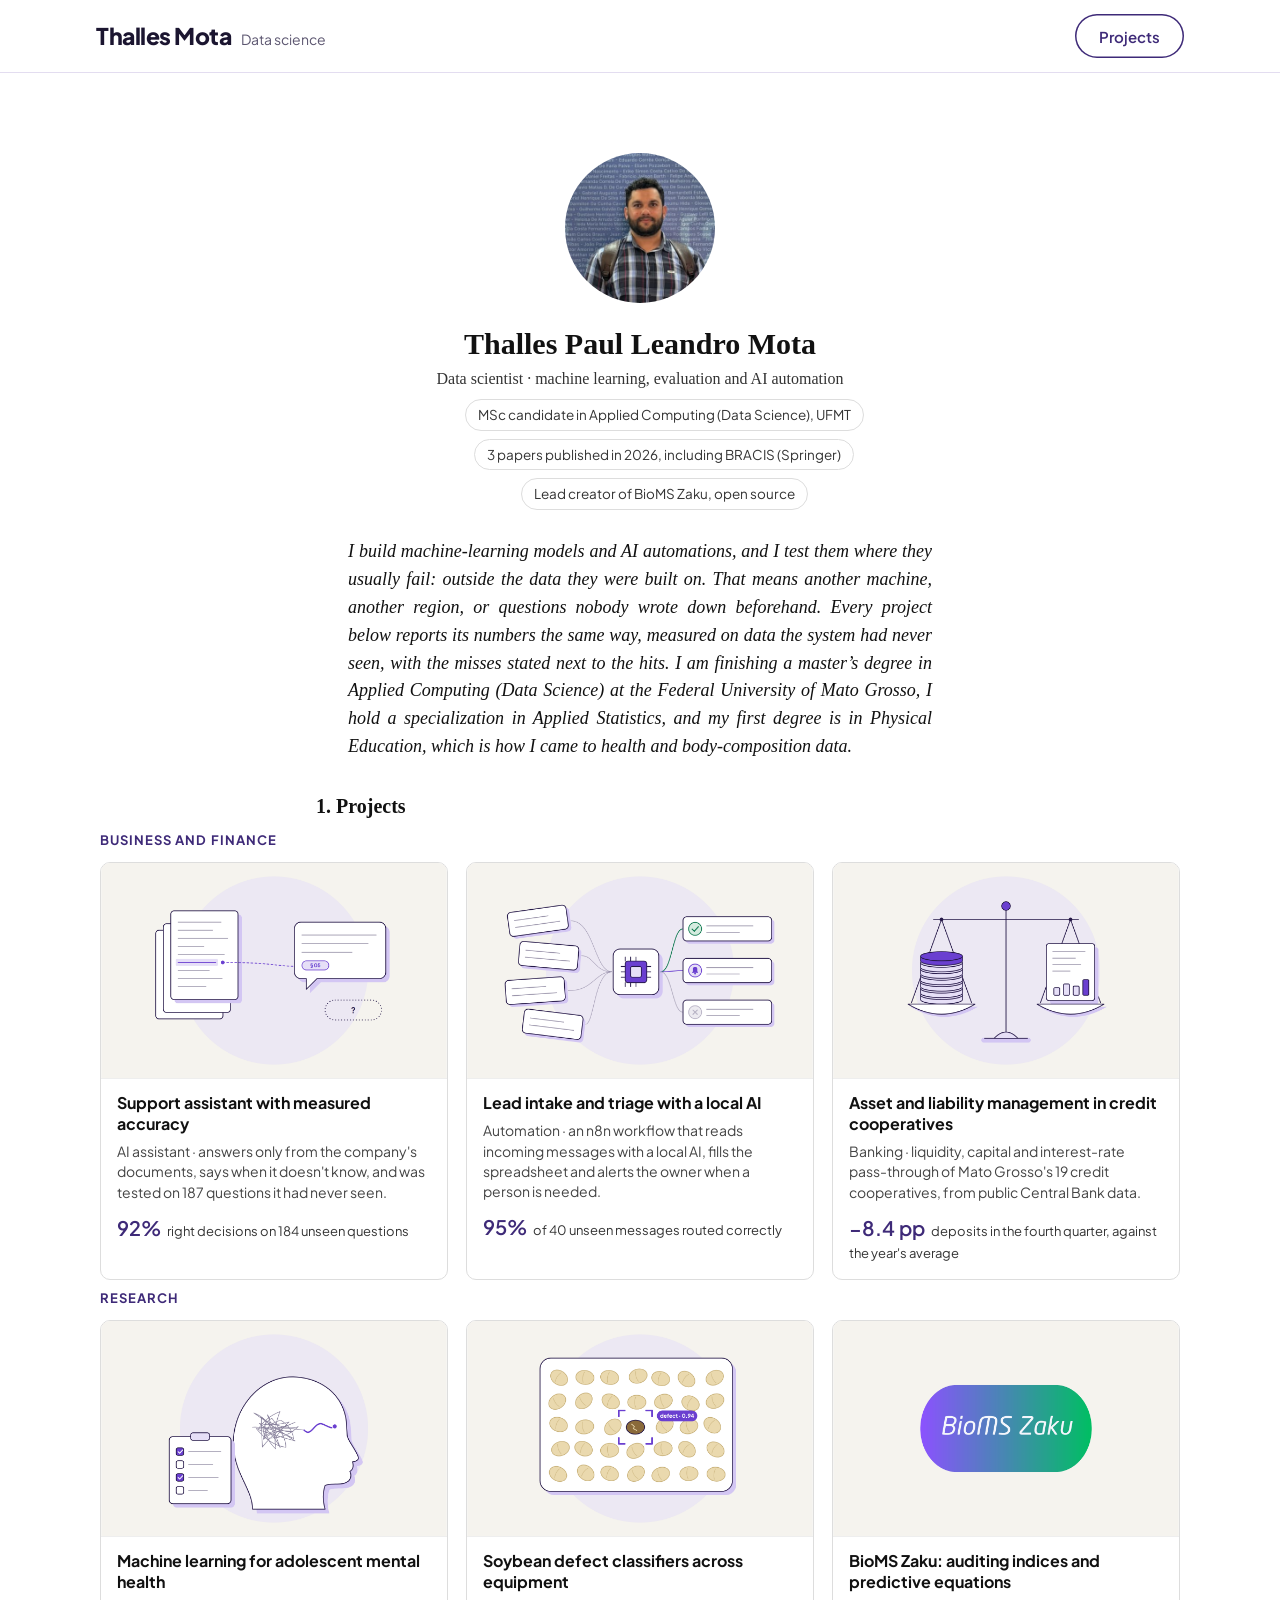
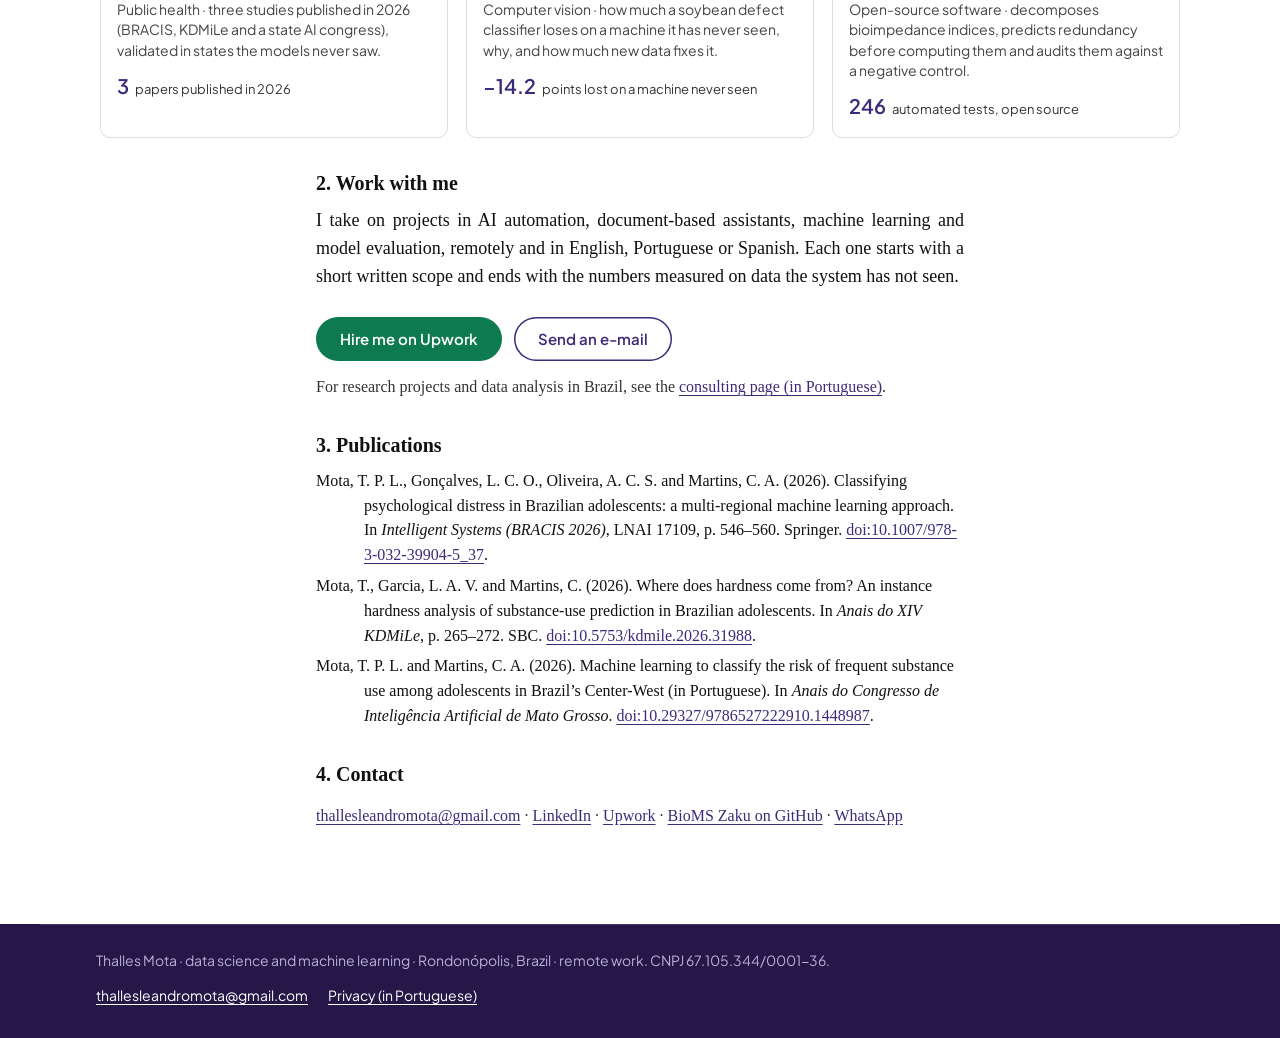
<file: index.html>
<!doctype html>
<html lang="en">
<head>
  <meta charset="utf-8">
  <meta name="viewport" content="width=device-width, initial-scale=1">
  <title>Thalles Mota | Data science</title>
  <meta name="description" content="Thalles Paul Leandro Mota, data scientist: machine learning and AI automations tested outside the data they were built on. Projects, publications and contact.">
  <meta name="theme-color" content="#251848">
  <link rel="icon" href="favicon.ico" sizes="48x48">
  <link rel="icon" href="img/favicon.svg" type="image/svg+xml">
  <link rel="canonical" href="https://thallesmota.com/">
  <meta property="og:type" content="profile">
  <meta property="og:locale" content="en_US">
  <meta property="og:title" content="Thalles Mota | Data science">
  <meta property="og:description" content="Thalles Paul Leandro Mota, data scientist: machine learning and AI automations tested outside the data they were built on. Projects, publications and contact.">
  <meta property="og:url" content="https://thallesmota.com/">
  <meta property="og:image" content="https://thallesmota.com/img/og-perfil.jpg">
  <link rel="preload" href="fonts/plus-jakarta-sans.woff2" as="font" type="font/woff2" crossorigin>
  <link rel="stylesheet" href="css/style.css?v=20261122">
<script type="application/ld+json">{"@context": "https://schema.org", "@type": "Person", "name": "Thalles Paul Leandro Mota", "jobTitle": "Data scientist", "url": "https://thallesmota.com/", "image": "https://thallesmota.com/img/perfil.jpg", "sameAs": ["https://www.linkedin.com/in/othallesmota", "https://github.com/bioms-zaku-framework/bioms-zaku", "https://www.upwork.com/freelancers/~0172d6887fdc2bd4b3"]}</script>
</head>
<body class="artigo">

  <a href="#conteudo" class="pular">Skip to content</a>

  <header class="topo">
    <div class="faixa">
      <a href="" class="marca">
        <span class="marca-nome">Thalles Mota</span>
        <span class="marca-area">Data science</span>
      </a>
      <div class="topo-acoes">
        <a href="#projetos" class="botao botao-linha">Projects</a>
      </div>
    </div>
  </header>

  <main id="conteudo">
    <article class="artigo-corpo">
      <img class="artigo-retrato" src="img/perfil.jpg" width="340" height="340" alt="Portrait of Thalles Mota">
      <h1>Thalles Paul Leandro Mota</h1>
      <p class="artigo-meta">Data scientist · machine learning, evaluation and AI automation</p>
      <ul class="artigo-credenciais">
        <li>MSc candidate in Applied Computing (Data Science), UFMT</li>
        <li>3 papers published in 2026, including BRACIS (Springer)</li>
        <li>Lead creator of BioMS Zaku, open source</li>
      </ul>
      <p class="artigo-resumo">I build machine-learning models and AI automations, and I test them where they usually fail: outside the data they were built on. That means another machine, another region, or questions nobody wrote down beforehand. Every project below reports its numbers the same way, measured on data the system had never seen, with the misses stated next to the hits. I am finishing a master’s degree in Applied Computing (Data Science) at the Federal University of Mato Grosso, I hold a specialization in Applied Statistics, and my first degree is in Physical Education, which is how I came to health and body-composition data.</p>
      <h2 id="projetos">1. Projects</h2>
      <div class="projetos-largo">
      <p class="artigo-grupo">Business and finance</p>
      <div class="cartoes">
        <a class="cartao" href="portfolio/assistente-rag/">
          <img src="portfolio/assistente-rag/capa.png" alt="" loading="lazy">
          <span class="cartao-texto"><span class="cartao-titulo">Support assistant with measured accuracy</span><span class="cartao-linha">AI assistant · answers only from the company&#x27;s documents, says when it doesn&#x27;t know, and was tested on 187 questions it had never seen.</span><span class="cartao-numero"><b>92%</b>right decisions on 184 unseen questions</span></span>
        </a>
        <a class="cartao" href="portfolio/triagem-de-mensagens/">
          <img src="portfolio/triagem-de-mensagens/capa.png" alt="" loading="lazy">
          <span class="cartao-texto"><span class="cartao-titulo">Lead intake and triage with a local AI</span><span class="cartao-linha">Automation · an n8n workflow that reads incoming messages with a local AI, fills the spreadsheet and alerts the owner when a person is needed.</span><span class="cartao-numero"><b>95%</b>of 40 unseen messages routed correctly</span></span>
        </a>
        <a class="cartao" href="portfolio/cooperativas-mt/">
          <img src="portfolio/cooperativas-mt/capa.png" alt="" loading="lazy">
          <span class="cartao-texto"><span class="cartao-titulo">Asset and liability management in credit cooperatives</span><span class="cartao-linha">Banking · liquidity, capital and interest-rate pass-through of Mato Grosso&#x27;s 19 credit cooperatives, from public Central Bank data.</span><span class="cartao-numero"><b>−8.4 pp</b>deposits in the fourth quarter, against the year&#x27;s average</span></span>
        </a>
      </div>
      <p class="artigo-grupo">Research</p>
      <div class="cartoes">
        <a class="cartao" href="portfolio/saude-mental-adolescentes/">
          <img src="portfolio/saude-mental-adolescentes/capa.png" alt="" loading="lazy">
          <span class="cartao-texto"><span class="cartao-titulo">Machine learning for adolescent mental health</span><span class="cartao-linha">Public health · three studies published in 2026 (BRACIS, KDMiLe and a state AI congress), validated in states the models never saw.</span><span class="cartao-numero"><b>3</b>papers published in 2026</span></span>
        </a>
        <a class="cartao" href="portfolio/graos-de-soja/">
          <img src="portfolio/graos-de-soja/capa.png" alt="" loading="lazy">
          <span class="cartao-texto"><span class="cartao-titulo">Soybean defect classifiers across equipment</span><span class="cartao-linha">Computer vision · how much a soybean defect classifier loses on a machine it has never seen, why, and how much new data fixes it.</span><span class="cartao-numero"><b>−14.2</b>points lost on a machine never seen</span></span>
        </a>
        <a class="cartao" href="portfolio/bioms-zaku/">
          <img src="portfolio/bioms-zaku/capa.png" alt="" loading="lazy">
          <span class="cartao-texto"><span class="cartao-titulo">BioMS Zaku: auditing indices and predictive equations</span><span class="cartao-linha">Open-source software · decomposes bioimpedance indices, predicts redundancy before computing them and audits them against a negative control.</span><span class="cartao-numero"><b>246</b>automated tests, open source</span></span>
        </a>
      </div>
      </div>
      <h2>2. Work with me</h2>
      <p>I take on projects in AI automation, document-based assistants, machine learning and model evaluation, remotely and in English, Portuguese or Spanish. Each one starts with a short written scope and ends with the numbers measured on data the system has not seen.</p>
      <div class="artigo-acoes">
        <a href="https://www.upwork.com/freelancers/~0172d6887fdc2bd4b3" class="botao botao-verde">Hire me on Upwork</a>
        <a href="mailto:thallesleandromota@gmail.com" class="botao botao-linha">Send an e-mail</a>
      </div>
      <p class="artigo-ficha">For research projects and data analysis in Brazil, see the <a href="consultoria/">consulting page (in Portuguese)</a>.</p>
      <h2>3. Publications</h2>
      <ol class="artigo-refs">
        <li>Mota, T. P. L., Gonçalves, L. C. O., Oliveira, A. C. S. and Martins, C. A. (2026). Classifying psychological distress in Brazilian adolescents: a multi-regional machine learning approach. In <i>Intelligent Systems (BRACIS 2026)</i>, LNAI 17109, p. 546–560. Springer. <a href="https://doi.org/10.1007/978-3-032-39904-5_37">doi:10.1007/978-3-032-39904-5_37</a>.</li>
        <li>Mota, T., Garcia, L. A. V. and Martins, C. (2026). Where does hardness come from? An instance hardness analysis of substance-use prediction in Brazilian adolescents. In <i>Anais do XIV KDMiLe</i>, p. 265–272. SBC. <a href="https://doi.org/10.5753/kdmile.2026.31988">doi:10.5753/kdmile.2026.31988</a>.</li>
        <li>Mota, T. P. L. and Martins, C. A. (2026). Machine learning to classify the risk of frequent substance use among adolescents in Brazil’s Center-West (in Portuguese). In <i>Anais do Congresso de Inteligência Artificial de Mato Grosso</i>. <a href="https://doi.org/10.29327/9786527222910.1448987">doi:10.29327/9786527222910.1448987</a>.</li>
      </ol>
      <h2>4. Contact</h2>
      <p class="artigo-ficha"><a href="mailto:thallesleandromota@gmail.com">thallesleandromota@gmail.com</a> · <a href="https://www.linkedin.com/in/othallesmota">LinkedIn</a> · <a href="https://www.upwork.com/freelancers/~0172d6887fdc2bd4b3">Upwork</a> · <a href="https://github.com/bioms-zaku-framework/bioms-zaku">BioMS Zaku on GitHub</a> · <a href="https://wa.me/5566992320020">WhatsApp</a></p>
    </article>
  </main>

  <footer class="rodape">
    <div class="faixa">
      <span>Thalles Mota · data science and machine learning · Rondonópolis, Brazil · remote work. CNPJ 67.105.344/0001-36.</span>
      <span class="rodape-links">
        <a href="mailto:thallesleandromota@gmail.com">thallesleandromota@gmail.com</a>
        <a href="privacidade.html">Privacy (in Portuguese)</a>
      </span>
    </div>
  </footer>

</body>
</html>
</file>
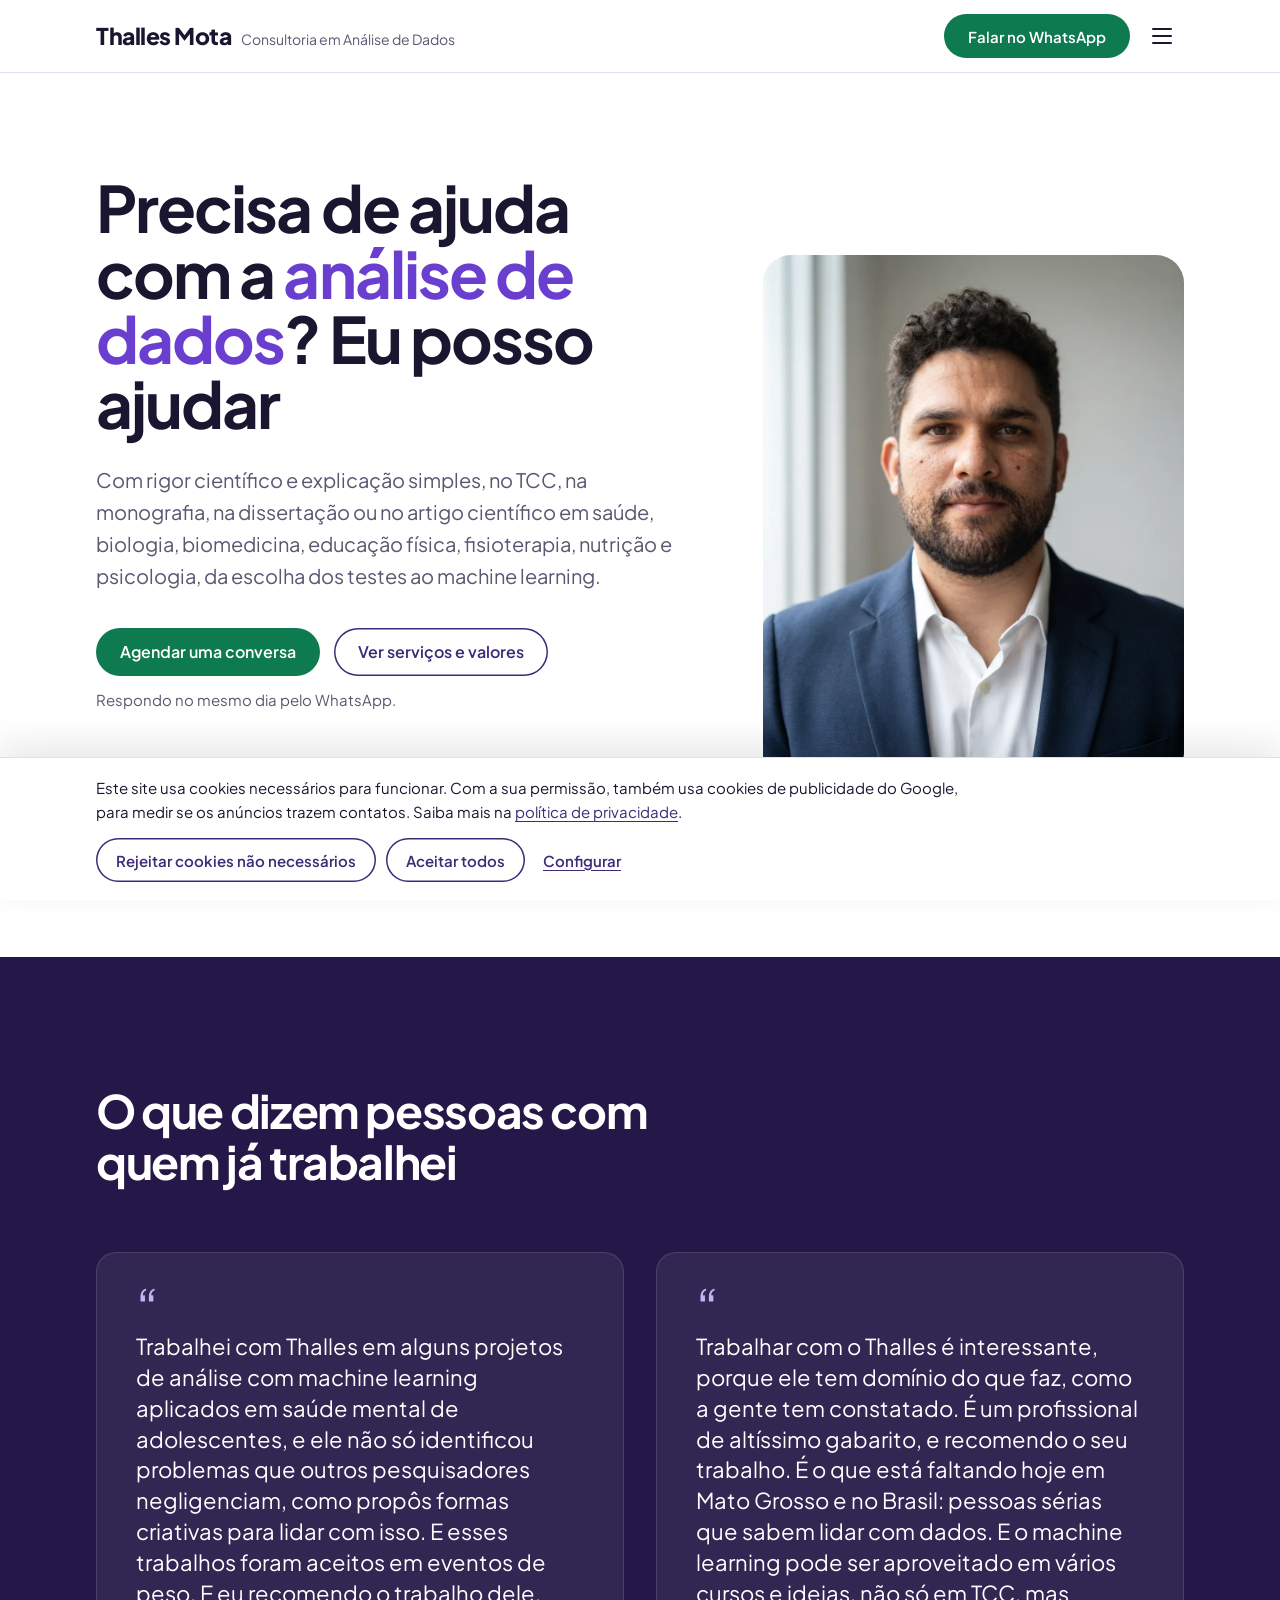
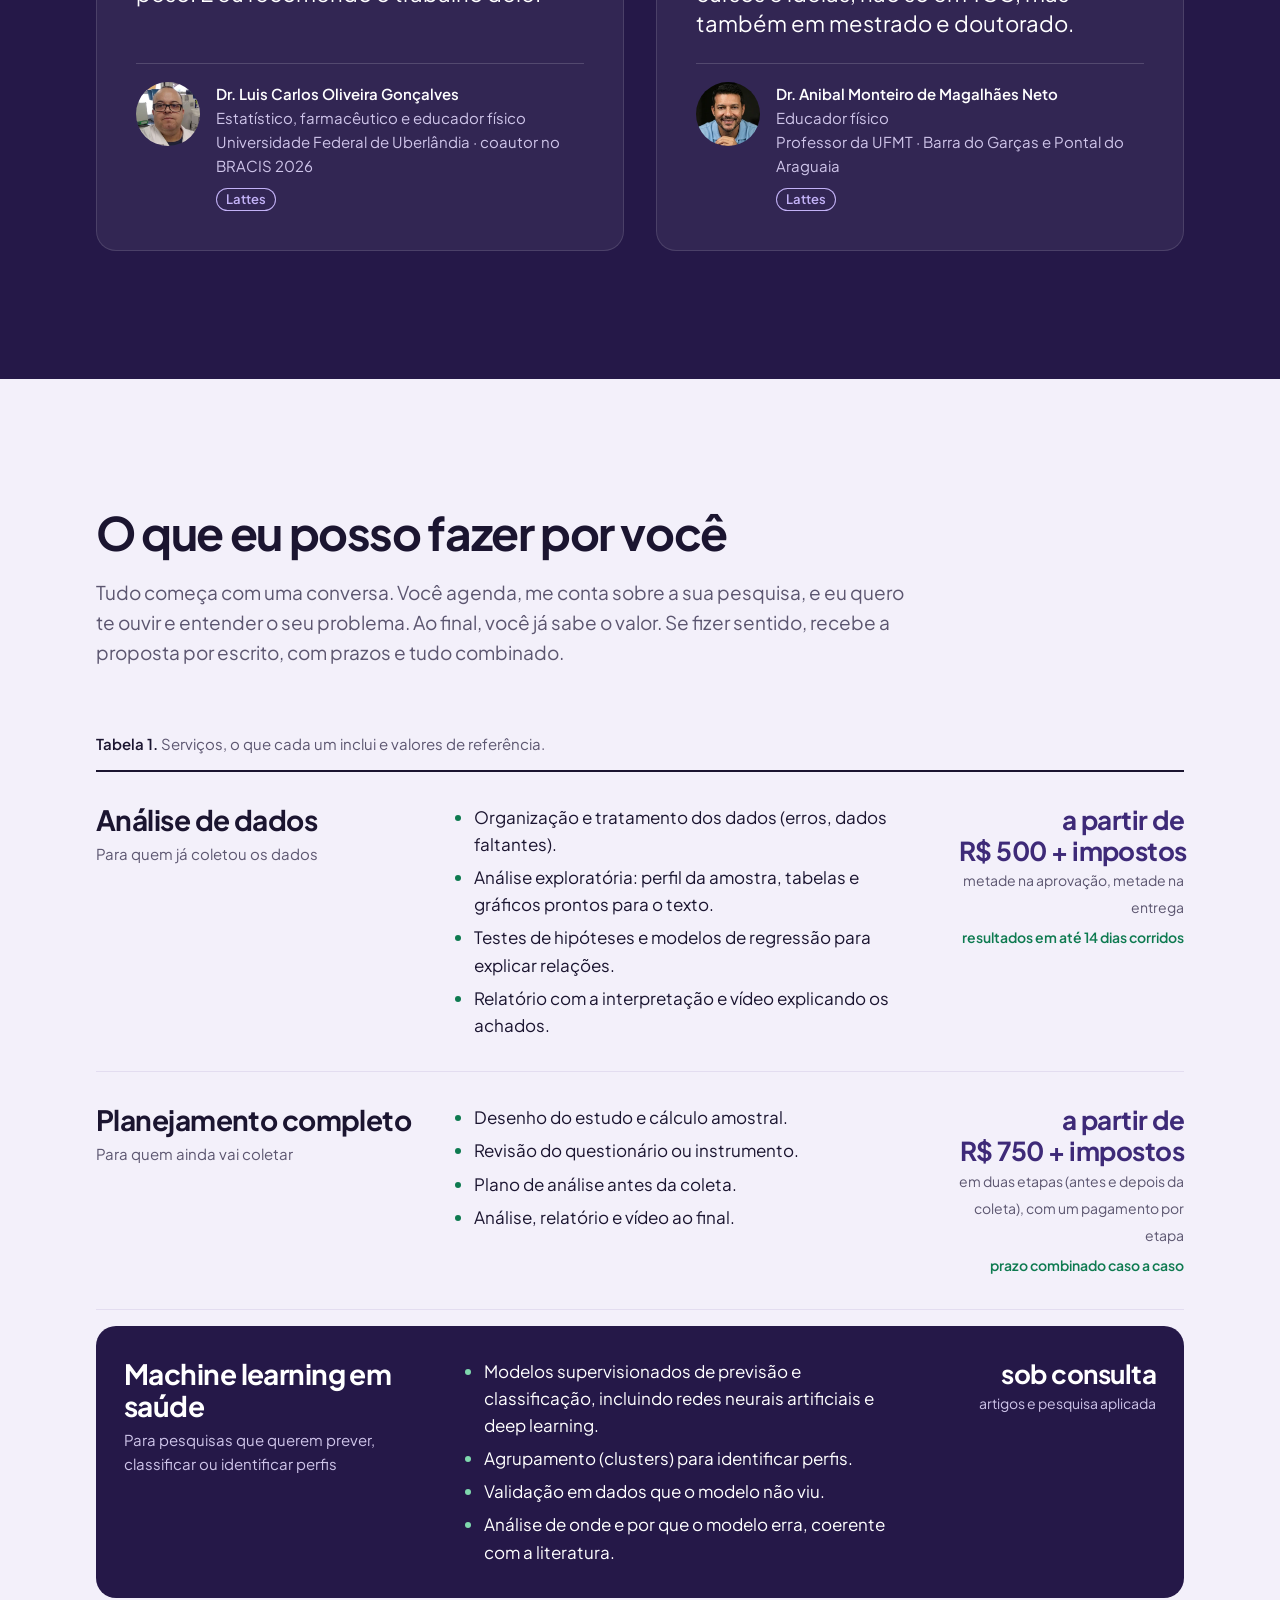
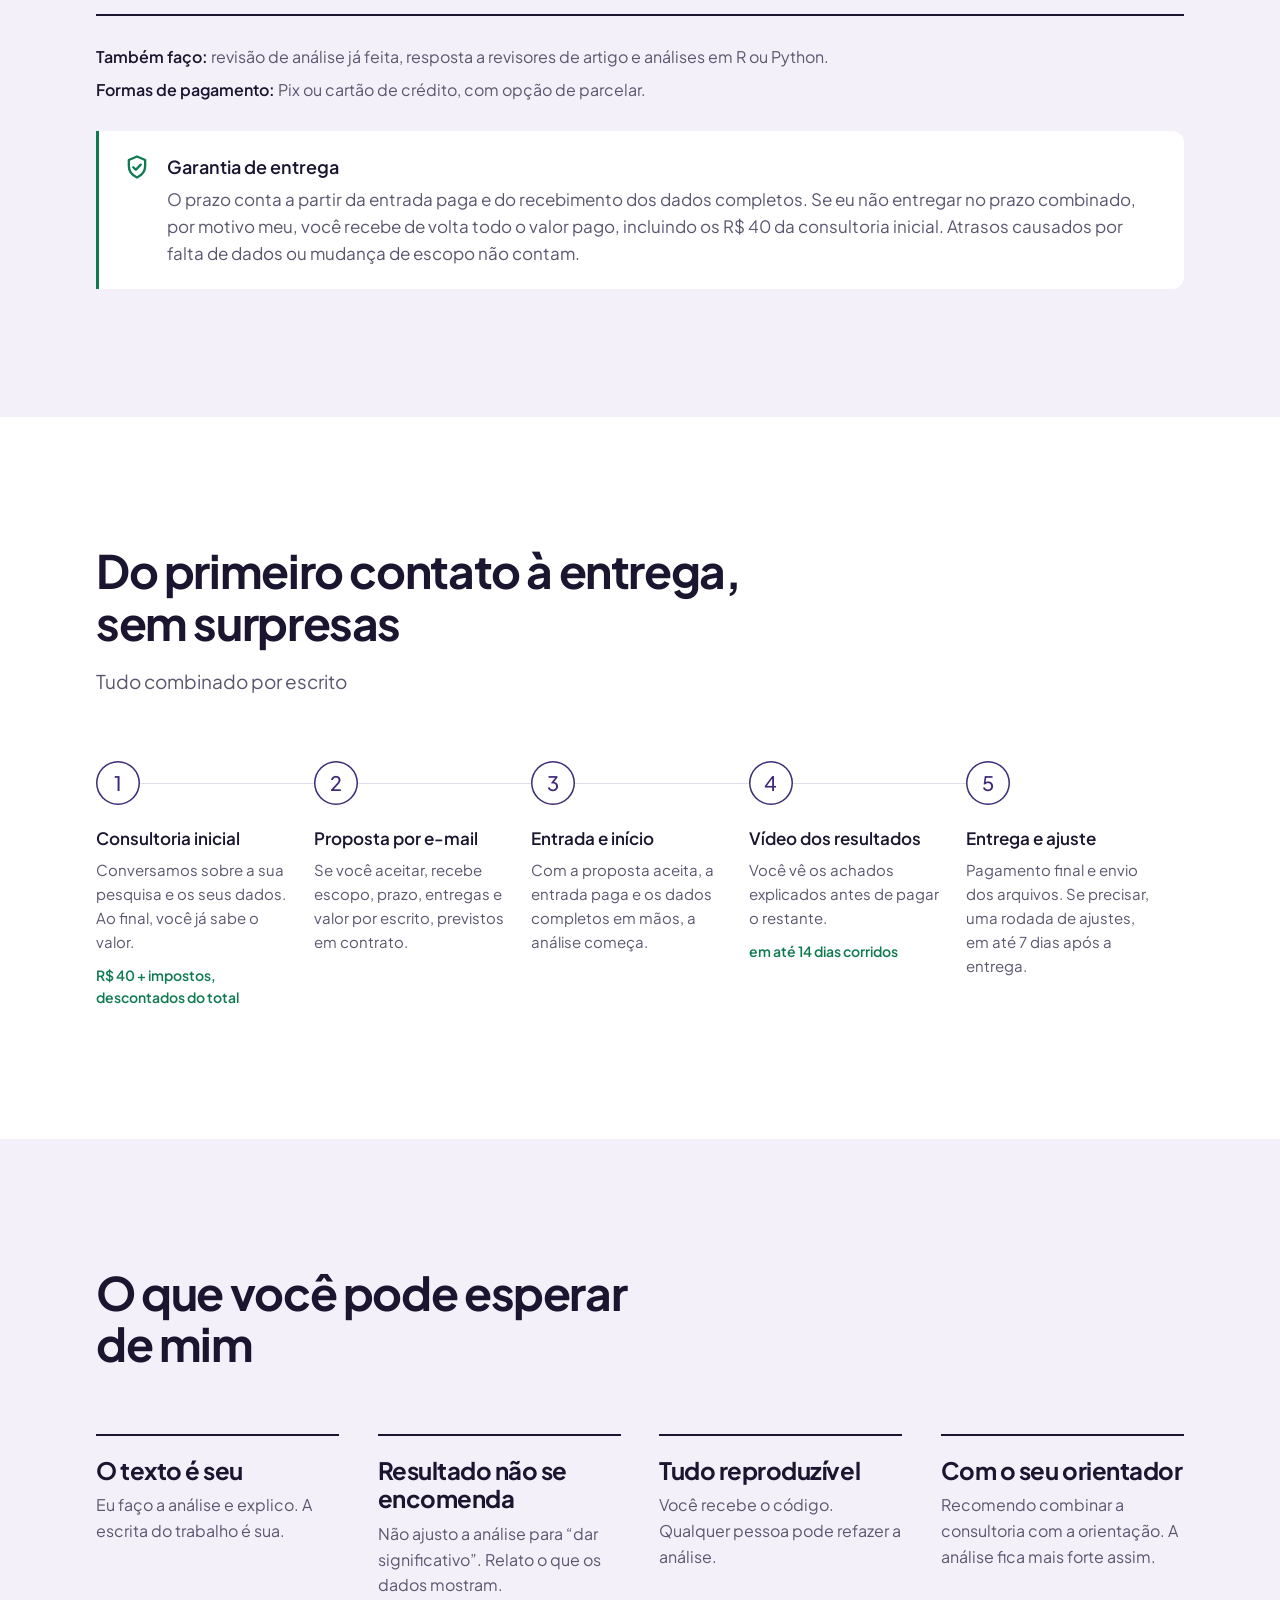
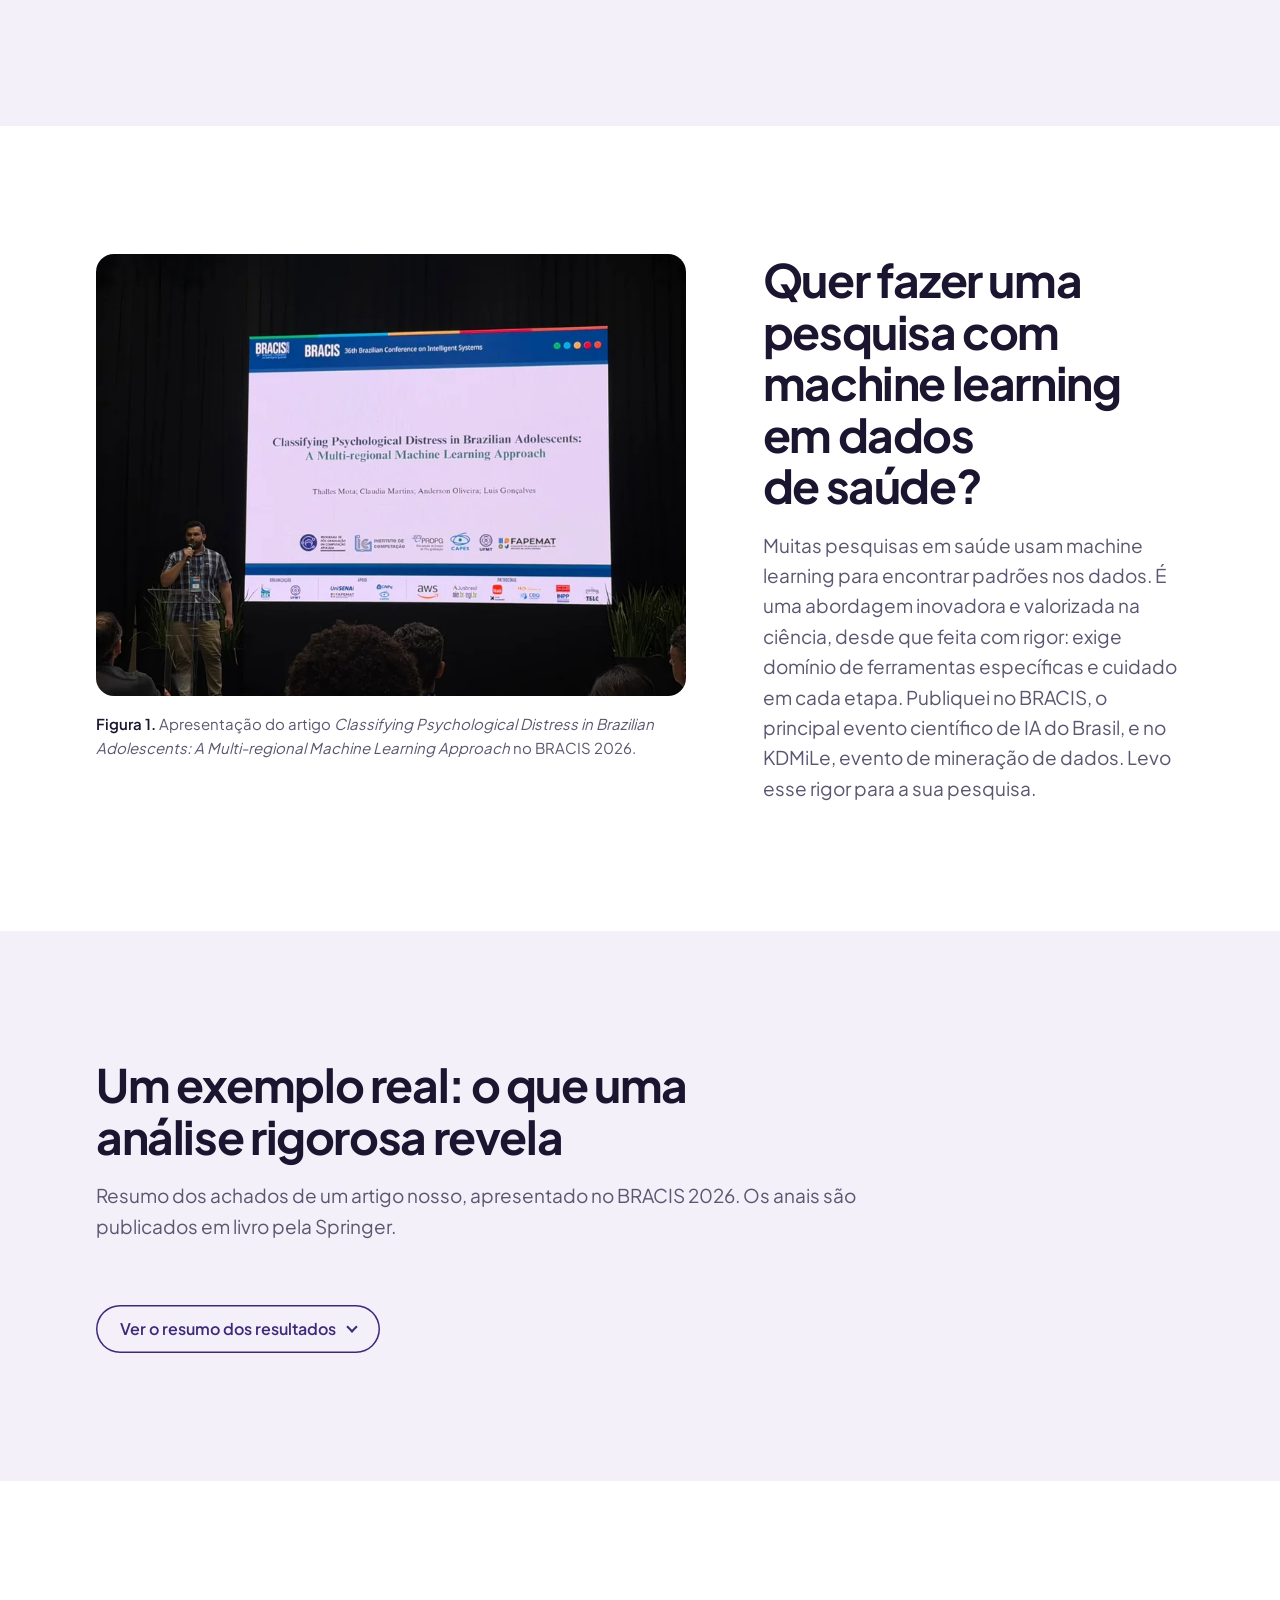
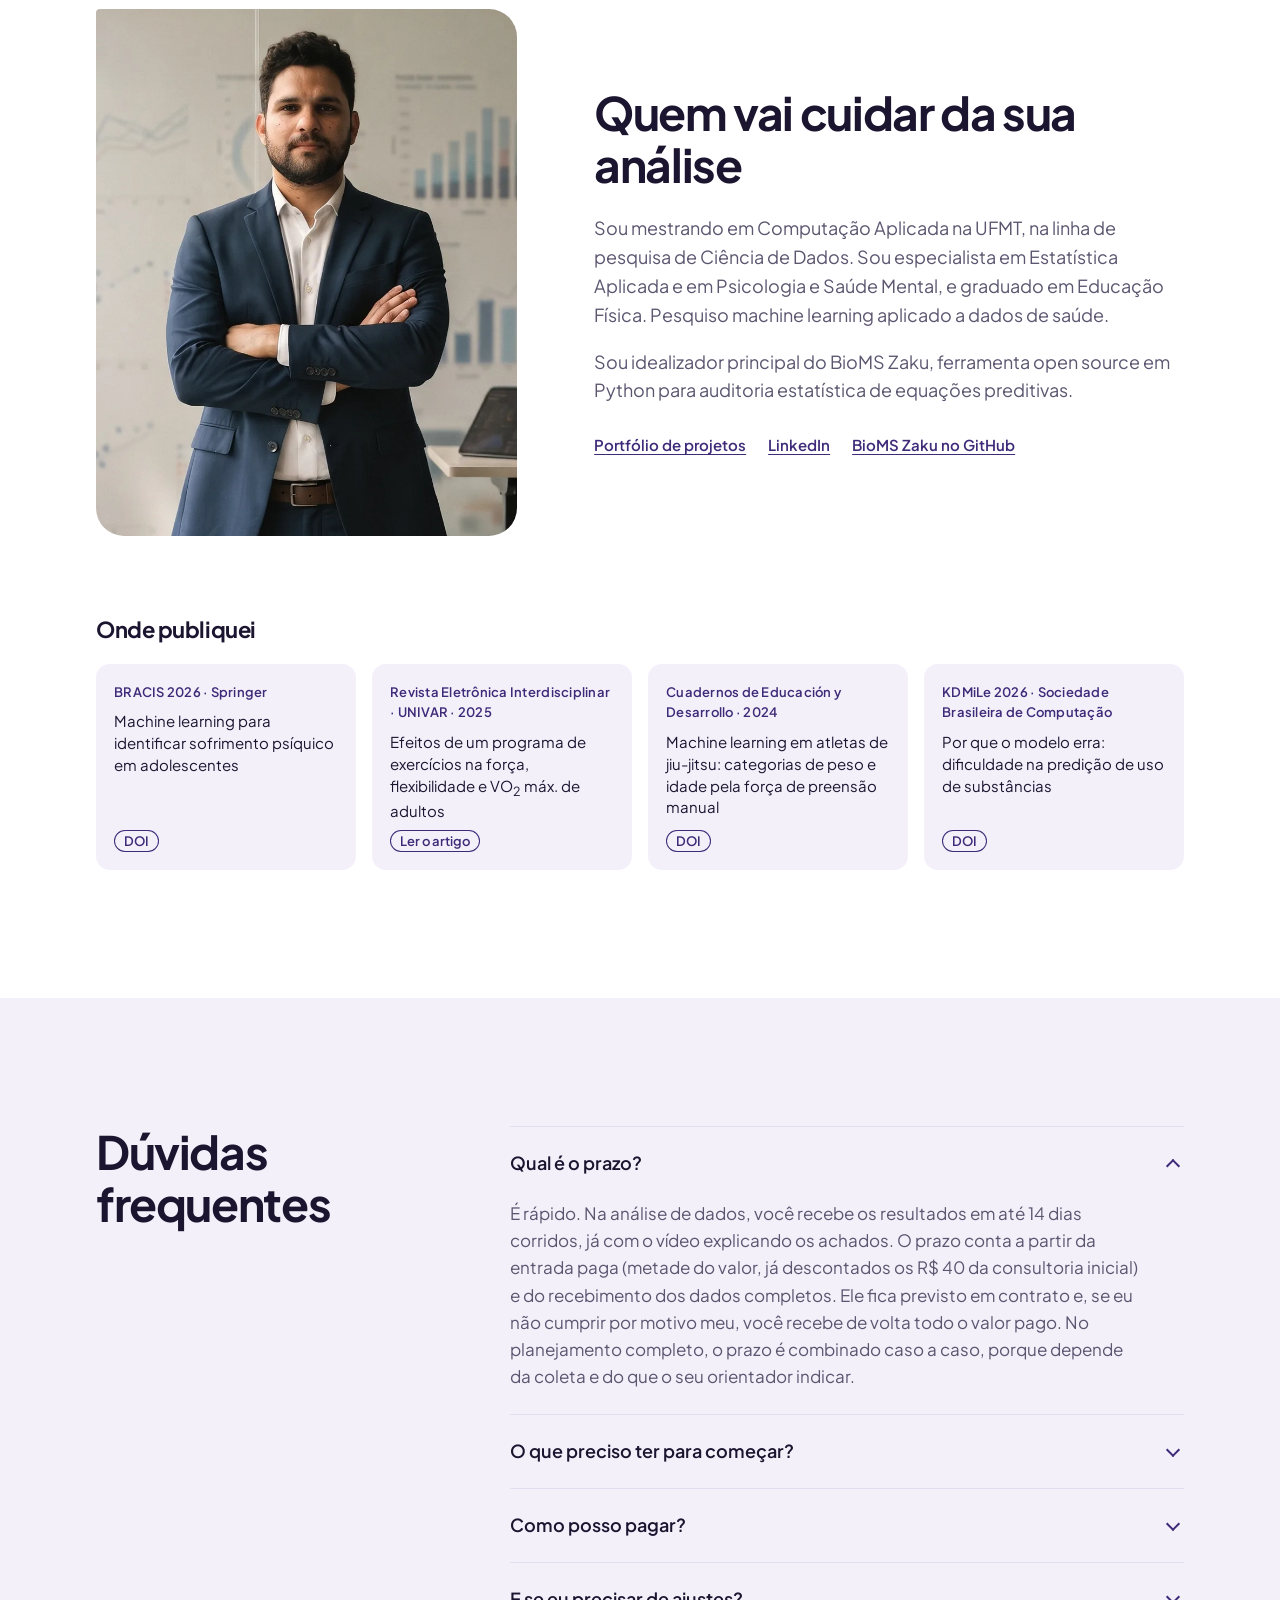
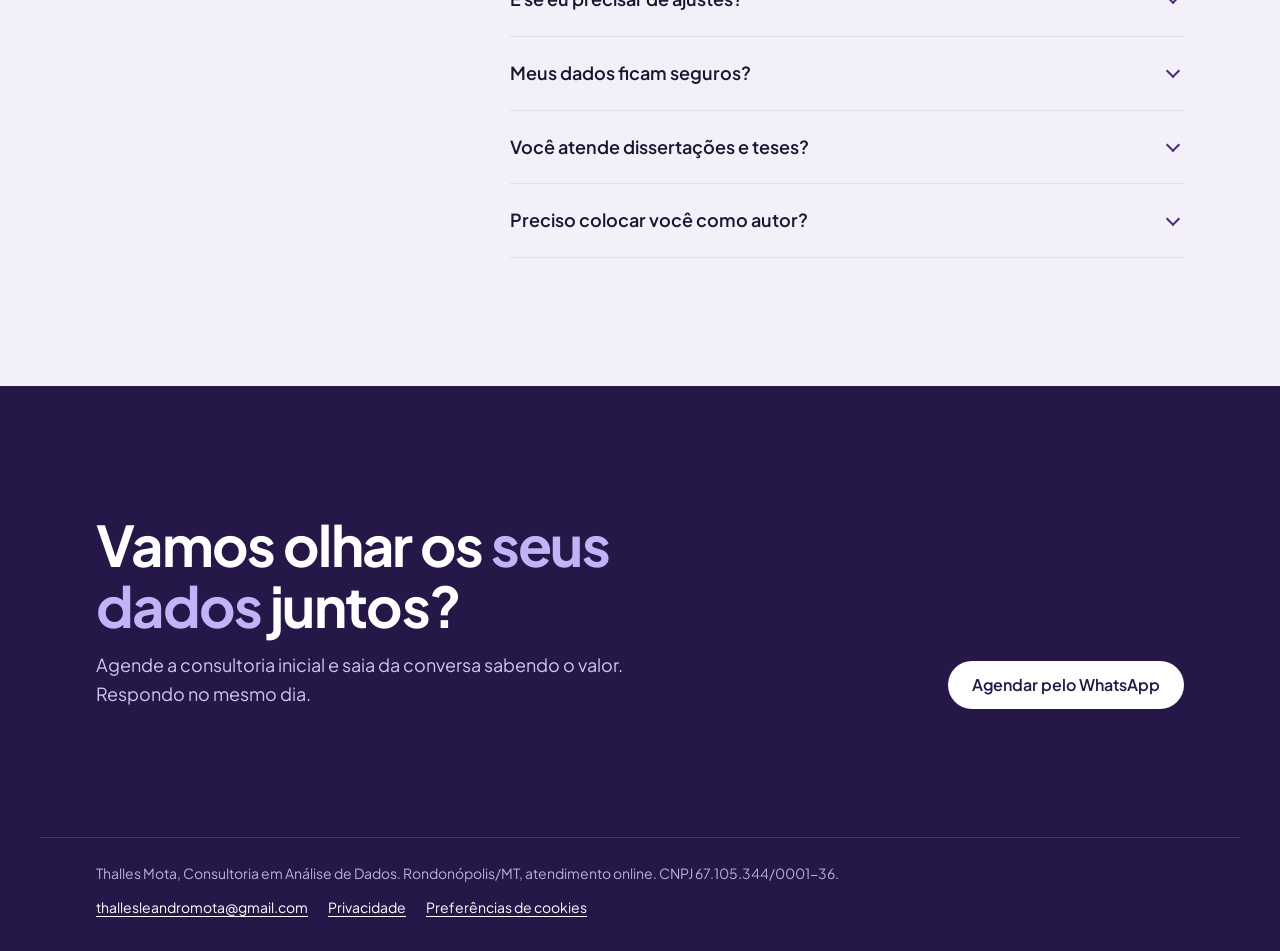
<file: consultoria/index.html>
<!doctype html>
<html lang="pt-BR">
<head>
  <meta charset="utf-8">
  <meta name="viewport" content="width=device-width, initial-scale=1">
  <title>Thalles Mota | Consultoria em Análise de Dados</title>
  <meta name="description" content="Análise de dados para TCC, dissertação e artigo científico em saúde: estatística e machine learning com rigor científico e explicação simples. Atendimento online.">
  <meta name="theme-color" content="#251848">
  <link rel="icon" href="../favicon.ico" sizes="48x48">
  <link rel="icon" href="../img/favicon.svg" type="image/svg+xml">
  <link rel="apple-touch-icon" href="../img/apple-touch-icon.png">
  <link rel="manifest" href="../site.webmanifest">
  <link rel="canonical" href="https://thallesmota.com/consultoria/">

  <meta property="og:type" content="website">
  <meta property="og:locale" content="pt_BR">
  <meta property="og:site_name" content="Thalles Mota | Consultoria em Análise de Dados">
  <meta property="og:title" content="Thalles Mota | Consultoria em Análise de Dados">
  <meta property="og:description" content="Rigor científico e explicação simples no TCC, na dissertação ou no artigo científico, da escolha dos testes ao machine learning.">
  <meta property="og:url" content="https://thallesmota.com/consultoria/">
  <meta property="og:image" content="https://thallesmota.com/img/og.jpg">
  <meta property="og:image:width" content="1200">
  <meta property="og:image:height" content="630">
  <meta property="og:image:alt" content="Logo TM de Thalles Mota sobre fundo roxo, com a frase: Precisa de ajuda com seus dados? Eu posso ajudar.">
  <meta name="twitter:card" content="summary_large_image">

  <script type="application/ld+json">
  {
    "@context": "https://schema.org",
    "@type": "ProfessionalService",
    "name": "Thalles Mota | Consultoria em Análise de Dados",
    "description": "Análise de dados para TCC, dissertação e artigo científico em saúde: estatística e machine learning com rigor científico e explicação simples. Atendimento online.",
    "url": "https://thallesmota.com/consultoria/",
    "logo": "https://thallesmota.com/img/icon-512.png",
    "image": "https://thallesmota.com/img/og.jpg",
    "telephone": "+55 66 99232-0020",
    "email": "thallesleandromota@gmail.com",
    "address": { "@type": "PostalAddress", "addressLocality": "Rondonópolis", "addressRegion": "MT", "addressCountry": "BR" },
    "areaServed": { "@type": "Country", "name": "Brasil" },
    "knowsAbout": ["Análise de dados", "Estatística aplicada", "Machine learning", "Pesquisa em saúde"],
    "founder": {
      "@type": "Person",
      "name": "Thalles Paul Leandro Mota",
      "jobTitle": "Cientista de dados",
      "sameAs": ["https://www.linkedin.com/in/othallesmota", "https://github.com/bioms-zaku-framework/bioms-zaku"]
    }
  }
  </script>

  <link rel="preload" href="../fonts/plus-jakarta-sans.woff2" as="font" type="font/woff2" crossorigin>
  <link rel="stylesheet" href="../css/style.css">
</head>
<body>

  <a href="#conteudo" class="pular">Pular para o conteúdo</a>

  <header class="topo">
    <div class="faixa">
      <a href="#inicio" class="marca">
        <span class="marca-nome">Thalles Mota</span>
        <span class="marca-area">Consultoria em Análise de Dados</span>
      </a>
      <nav class="menu" id="menu" aria-label="Seções da página">
        <a href="#servicos">Serviços</a>
        <a href="#como-funciona">Como funciona</a>
        <a href="#estudo">ML em saúde</a>
        <a href="#exemplo">Exemplo</a>
        <a href="#sobre">Sobre</a>
        <a href="#duvidas">Dúvidas</a>
        <a href="../#projetos">Portfólio</a>
      </nav>
      <div class="topo-acoes">
        <a href="https://wa.me/5566992320020?text=Ol%C3%A1%2C%20Thalles!%20Vi%20seu%20site%20e%20gostaria%20de%20conversar%20sobre%20a%20an%C3%A1lise%20da%20minha%20pesquisa." class="botao botao-verde"><span class="so-largo">Falar no&nbsp;</span>WhatsApp</a>
        <button class="menu-botao" type="button" aria-controls="menu" aria-expanded="false" aria-label="Abrir menu">
          <span></span><span></span><span></span>
        </button>
      </div>
    </div>
  </header>

  <main id="conteudo">

    <section id="inicio" class="abertura">
      <div class="faixa">
        <div>
          <h1>Precisa de ajuda com a <span class="destaque">análise de dados</span>? Eu posso ajudar</h1>
          <p class="intro">Com rigor científico e explicação simples, no TCC, na monografia, na dissertação ou no artigo científico em saúde, biologia, biomedicina, educação física, fisioterapia, nutrição e psicologia, da escolha dos testes ao machine learning.</p>
          <div class="acoes">
            <a href="https://wa.me/5566992320020?text=Ol%C3%A1%2C%20Thalles!%20Vi%20seu%20site%20e%20gostaria%20de%20agendar%20a%20consultoria%20inicial." class="botao botao-verde">Agendar uma conversa</a>
            <a href="#servicos" class="botao botao-linha">Ver serviços e valores</a>
          </div>
          <p class="resposta">Respondo no mesmo dia pelo WhatsApp.</p>
          <div class="credenciais">
            <div><strong>Mestrando em Computação Aplicada</strong>Ciência de Dados, UFMT</div>
            <div><strong>Especialista em Estatística Aplicada</strong>Pós-graduação lato sensu</div>
          </div>
        </div>
        <figure class="retrato">
          <picture>
            <source srcset="../img/retrato.webp" type="image/webp">
            <img src="../img/retrato.jpg" alt="Retrato de Thalles Mota" width="1000" height="1250" fetchpriority="high">
          </picture>
        </figure>
      </div>
    </section>

    <section id="depoimentos" class="secao secao-escura">
      <div class="faixa">
        <div class="cabeca">
          <h2 class="titulo">O que dizem pessoas com quem já trabalhei</h2>
        </div>
        <div class="depoimentos">
          <blockquote class="depoimento">
            <p>Trabalhei com Thalles em alguns projetos de análise com machine learning aplicados em saúde mental de adolescentes, e ele não só identificou problemas que outros pesquisadores negligenciam, como propôs formas criativas para lidar com isso. E esses trabalhos foram aceitos em eventos de peso. E eu recomendo o trabalho dele.</p>
            <footer class="com-foto">
              <picture><source srcset="../img/luis.webp" type="image/webp"><img src="../img/luis.jpg" alt="Foto de Luis Carlos Oliveira Gonçalves" width="64" height="64" loading="lazy"></picture>
              <div>Dr. Luis Carlos Oliveira Gonçalves<span>Estatístico, farmacêutico e educador físico</span><span>Universidade Federal de Uberlândia · coautor no BRACIS 2026</span><a class="selo" href="http://lattes.cnpq.br/7324099711580259">Lattes</a></div>
            </footer>
          </blockquote>
          <blockquote class="depoimento">
            <p>Trabalhar com o Thalles é interessante, porque ele tem domínio do que faz, como a gente tem constatado. É um profissional de altíssimo gabarito, e recomendo o seu trabalho. É o que está faltando hoje em Mato Grosso e no Brasil: pessoas sérias que sabem lidar com dados. E o machine learning pode ser aproveitado em vários cursos e ideias, não só em TCC, mas também em mestrado e doutorado.</p>
            <footer class="com-foto">
              <picture><source srcset="../img/anibal.webp" type="image/webp"><img src="../img/anibal.jpg" alt="Foto de Anibal Monteiro de Magalhães Neto" width="64" height="64" loading="lazy"></picture>
              <div>Dr. Anibal Monteiro de Magalhães Neto<span>Educador físico</span><span>Professor da UFMT · Barra do Garças e Pontal do Araguaia</span><a class="selo" href="http://lattes.cnpq.br/5023174064373373">Lattes</a></div>
            </footer>
          </blockquote>
        </div>
      </div>
    </section>

    <section id="servicos" class="secao secao-lavanda">
      <div class="faixa">
        <div class="cabeca">
          <h2 class="titulo">O que eu posso fazer por&nbsp;você</h2>
          <p class="intro">Tudo começa com uma conversa. Você agenda, me conta sobre a sua pesquisa, e eu quero te ouvir e entender o seu problema. Ao final, você já sabe o valor. Se fizer sentido, recebe a proposta por escrito, com prazos e tudo combinado.</p>
        </div>
        <p class="tabela-legenda"><b>Tabela 1.</b> Serviços, o que cada um inclui e valores de referência.</p>
        <div class="servicos" role="list">
          <div class="servico" role="listitem">
            <div><h3>Análise de dados</h3><p class="para">Para quem já coletou os dados</p></div>
            <ul>
              <li>Organização e tratamento dos dados (erros, dados faltantes).</li>
              <li>Análise exploratória: perfil da amostra, tabelas e gráficos prontos para o texto.</li>
              <li>Testes de hipóteses e modelos de regressão para explicar relações.</li>
              <li>Relatório com a interpretação e vídeo explicando os achados.</li>
            </ul>
            <div class="valor"><strong>a partir de R$&nbsp;500&nbsp;+&nbsp;impostos</strong><span>metade na aprovação, metade na entrega</span><span class="prazo">resultados em até 14 dias corridos</span></div>
          </div>
          <div class="servico" role="listitem">
            <div><h3>Planejamento completo</h3><p class="para">Para quem ainda vai coletar</p></div>
            <ul>
              <li>Desenho do estudo e cálculo amostral.</li>
              <li>Revisão do questionário ou instrumento.</li>
              <li>Plano de análise antes da coleta.</li>
              <li>Análise, relatório e vídeo ao final.</li>
            </ul>
            <div class="valor"><strong>a partir de R$&nbsp;750&nbsp;+&nbsp;impostos</strong><span>em duas etapas (antes e depois da coleta), com um pagamento por etapa</span><span class="prazo">prazo combinado caso a caso</span></div>
          </div>
          <div class="servico servico-ml" role="listitem">
            <div><h3>Machine learning em saúde</h3><p class="para">Para pesquisas que querem prever, classificar ou identificar perfis</p></div>
            <ul>
              <li>Modelos supervisionados de previsão e classificação, incluindo redes neurais artificiais e deep learning.</li>
              <li>Agrupamento (clusters) para identificar perfis.</li>
              <li>Validação em dados que o modelo não viu.</li>
              <li>Análise de onde e por que o modelo erra, coerente com a literatura.</li>
            </ul>
            <div class="valor"><strong>sob consulta</strong><span>artigos e pesquisa aplicada</span></div>
          </div>
        </div>
        <p class="complementos"><b>Também faço:</b> revisão de análise já feita, resposta a revisores de artigo e análises em R ou Python.</p>
        <p class="complementos"><b>Formas de pagamento:</b> Pix ou cartão de crédito, com opção de parcelar.</p>
        <div class="garantia">
          <svg aria-hidden="true" width="28" height="28" viewBox="0 0 24 24" fill="none" stroke="#0E7A50" stroke-width="2" stroke-linecap="round" stroke-linejoin="round"><path d="M12 3l7 3v5c0 4.5-3 8.3-7 10-4-1.7-7-5.5-7-10V6z"/><path d="M8.8 12.2l2.2 2.2 4.2-4.4"/></svg>
          <div><h3>Garantia de entrega</h3><p>O prazo conta a partir da entrada paga e do recebimento dos dados completos. Se eu não entregar no prazo combinado, por motivo meu, você recebe de volta todo o valor pago, incluindo os R$&nbsp;40 da consultoria inicial. Atrasos causados por falta de dados ou mudança de escopo não contam.</p></div>
        </div>
      </div>
    </section>

    <section id="como-funciona" class="secao">
      <div class="faixa">
        <div class="cabeca">
          <h2 class="titulo">Do primeiro contato à entrega, sem surpresas</h2>
          <p class="intro">Tudo combinado por escrito</p>
        </div>
        <ol class="etapas">
          <li class="etapa">
            <h3>Consultoria inicial</h3>
            <p>Conversamos sobre a sua pesquisa e os seus dados. Ao final, você já sabe o valor.</p>
            <span class="etapa-valor">R$&nbsp;40&nbsp;+&nbsp;impostos, descontados do total</span>
          </li>
          <li class="etapa">
            <h3>Proposta por e-mail</h3>
            <p>Se você aceitar, recebe escopo, prazo, entregas e valor por escrito, previstos em contrato.</p>
          </li>
          <li class="etapa">
            <h3>Entrada e início</h3>
            <p>Com a proposta aceita, a entrada paga e os dados completos em mãos, a análise começa.</p>
          </li>
          <li class="etapa">
            <h3>Vídeo dos resultados</h3>
            <p>Você vê os achados explicados antes de pagar o restante.</p>
            <span class="etapa-valor">em até 14 dias corridos</span>
          </li>
          <li class="etapa">
            <h3>Entrega e ajuste</h3>
            <p>Pagamento final e envio dos arquivos. Se precisar, uma rodada de ajustes, em até 7 dias após a entrega.</p>
          </li>
        </ol>
      </div>
    </section>

    <section id="compromissos" class="compromissos secao secao-lavanda">
      <div class="faixa">
        <div class="cabeca">
          <h2 class="titulo">O que você pode esperar de&nbsp;mim</h2>
        </div>
        <ul class="compromissos-lista">
          <li><h3>O texto é seu</h3><p>Eu faço a análise e explico. A escrita do trabalho é sua.</p></li>
          <li><h3>Resultado não se encomenda</h3><p>Não ajusto a análise para “dar significativo”. Relato o que os dados mostram.</p></li>
          <li><h3>Tudo reproduzível</h3><p>Você recebe o código. Qualquer pessoa pode refazer a análise.</p></li>
          <li><h3>Com o seu orientador</h3><p>Recomendo combinar a consultoria com a orientação. A análise fica mais forte assim.</p></li>
        </ul>
      </div>
    </section>

    <section id="estudo" class="estudo secao">
      <div class="faixa">
        <figure class="figura">
          <picture>
            <source srcset="../img/slide-800.webp 800w, ../img/slide.webp 1280w" sizes="(max-width: 960px) 100vw, 680px" type="image/webp">
            <img src="../img/slide.jpg" alt="Thalles Mota apresentando no BRACIS 2026; na tela, o título do artigo: Classifying Psychological Distress in Brazilian Adolescents: A Multi-regional Machine Learning Approach" width="1280" height="960" loading="lazy" decoding="async">
          </picture>
          <figcaption><b>Figura 1.</b> Apresentação do artigo <i>Classifying Psychological Distress in Brazilian Adolescents: A Multi-regional Machine Learning Approach</i> no BRACIS 2026.</figcaption>
        </figure>
        <div>
          <h2 class="titulo">Quer fazer uma pesquisa com machine learning em dados de&nbsp;saúde?</h2>
          <p class="intro">Muitas pesquisas em saúde usam machine learning para encontrar padrões nos dados. É uma abordagem inovadora e valorizada na ciência, desde que feita com rigor: exige domínio de ferramentas específicas e cuidado em cada etapa. Publiquei no BRACIS, o principal evento científico de IA do Brasil, e no KDMiLe, evento de mineração de dados. Levo esse rigor para a sua pesquisa.</p>
        </div>
      </div>
    </section>

    <section id="exemplo" class="exemplo secao secao-lavanda">
      <div class="faixa">
        <div class="cabeca">
          <h2 class="titulo">Um exemplo real: o que uma análise rigorosa revela</h2>
          <p class="intro">Resumo dos achados de um artigo nosso, apresentado no BRACIS 2026. Os anais são publicados em livro pela Springer.</p>
        </div>
        <details class="exemplo-grade" id="exemplo-resumo">
          <summary class="botao botao-linha"><span class="ao-abrir">Ver o resumo dos resultados</span><span class="ao-fechar">Recolher o resumo</span></summary>
          <article class="folha" aria-label="Resumo dos achados do artigo apresentado no BRACIS 2026">
            <p class="folha-topo"><span>Resumo de resultados</span><span>BRACIS 2026 · Springer</span></p>

            <p class="folha-contexto"><b>Pergunta:</b> que fatores se associam ao sofrimento psíquico em adolescentes, e um modelo consegue identificar quem está em risco?<br><b>Dados:</b> PeNSE 2019, 105.116 adolescentes de todo o Brasil. 19,8% com sofrimento psíquico.</p>

            <p class="folha-legenda"><b>Tabela 1.</b> Alguns dos fatores mais associados ao sofrimento psíquico, no conjunto de treino. V de Cramér: mediana de 10 rodadas (p &lt; 0,001 em todas).</p>
            <div class="tabela-rolagem">
              <table class="tabela-folha tabela-estreita">
                <thead>
                  <tr><th scope="col">Fator</th><th scope="col">V de Cramér</th><th scope="col">Variação entre rodadas<br><span>(mín. a máx.)</span></th></tr>
                </thead>
                <tbody>
                  <tr><th scope="row">Frequência de sentir tristeza</th><td>0,573</td><td>0,568 a 0,582</td></tr>
                  <tr><th scope="row">Autopercepção corporal</th><td>0,332</td><td>0,320 a 0,344</td></tr>
                  <tr><th scope="row">Apoio percebido dos pais</th><td>0,294</td><td>0,280 a 0,304</td></tr>
                  <tr><th scope="row">Experiência de bullying</th><td>0,202</td><td>0,182 a 0,211</td></tr>
                  <tr><th scope="row">Refeições com os pais</th><td>0,167</td><td>0,156 a 0,175</td></tr>
                </tbody>
              </table>
            </div>
            <p class="folha-nota">Cada rodada sorteia 5 estados para o treino, um por macrorregião. A ordem dos fatores foi a mesma nas 10.</p>

            <p class="folha-legenda"><b>Tabela 2.</b> Desempenho do modelo (XGBoost), com e sem a pergunta sobre tristeza. Mediana e IC 95% das 8 rodadas em que o XGBoost foi o modelo escolhido.</p>
            <div class="tabela-rolagem">
              <table class="tabela-folha tabela-estreita">
                <thead>
                  <tr><th scope="col">Métrica</th><th scope="col">Com a pergunta sobre tristeza</th><th scope="col">Sem a pergunta sobre tristeza</th></tr>
                </thead>
                <tbody>
                  <tr><th scope="row">Recall <span>(sensibilidade)</span></th><td>0,836<br><span>0,833 a 0,844</span></td><td>0,831<br><span>0,814 a 0,843</span></td></tr>
                  <tr><th scope="row">AUROC</th><td>0,871<br><span>0,869 a 0,873</span></td><td>0,803<br><span>0,801 a 0,806</span></td></tr>
                  <tr><th scope="row">F2</th><td>0,713<br><span>0,709 a 0,716</span></td><td>0,640<br><span>0,636 a 0,645</span></td></tr>
                </tbody>
              </table>
            </div>
            <p class="folha-nota">Avaliação em adolescentes dos 22 estados que ficaram fora do treino. Recall: proporção dos adolescentes em risco que o modelo encontra.</p>

            <div class="folha-leitura">
              <h3>O que isso quer dizer</h3>
              <p>O sofrimento psíquico aparece ligado à tristeza, à imagem do próprio corpo, ao apoio da família e à violência. São associações: não mostram causa.</p>
              <p>O modelo encontra cerca de 8 em cada 10 adolescentes em risco. Sem a pergunta sobre tristeza, ele continua encontrando quase a mesma proporção, só com fatores sociodemográficos e de contexto. Isso importa em escolas, onde essa pergunta pode faltar ou não ser confiável.</p>
            </div>

            <p class="folha-fonte">Mota, T. P. L.; Gonçalves, L. C. O.; Oliveira, A. C. S.; Martins, C. A. <i>Classifying Psychological Distress in Brazilian Adolescents: A Multi-regional Machine Learning Approach.</i> In: Recamonde-Mendoza, M.; Barros, R. C. (ed.). <i>Intelligent Systems: 36th Brazilian Conference, BRACIS 2026, Proceedings, Part V.</i> Lecture Notes in Artificial Intelligence, v. 17109. Cham: Springer, 2027. p. 546–560. Publicado online em 03/10/2026. <a class="selo" href="https://doi.org/10.1007/978-3-032-39904-5_37">DOI</a></p>
          </article>
        </details>
      </div>
    </section>

    <section id="sobre" class="sobre secao">
      <div class="faixa sobre-grade">
        <figure>
          <picture>
            <source srcset="../img/sobre.webp" type="image/webp">
            <img src="../img/sobre.jpg" alt="Thalles Mota" class="sobre-foto" width="780" height="1040" loading="lazy" decoding="async">
          </picture>
        </figure>
        <div class="sobre-texto">
          <h2 class="titulo">Quem vai cuidar da sua análise</h2>
          <p>Sou mestrando em Computação Aplicada na UFMT, na linha de pesquisa de Ciência de Dados. Sou especialista em Estatística Aplicada e em Psicologia e Saúde Mental, e graduado em Educação Física. Pesquiso machine learning aplicado a dados de saúde.</p>
          <p>Sou idealizador principal do BioMS Zaku, ferramenta open source em Python para auditoria estatística de equações preditivas.</p>


          <div class="links">
            <a href="../#projetos">Portfólio de projetos</a>
            <a href="https://www.linkedin.com/in/othallesmota">LinkedIn</a>
            <a href="https://github.com/bioms-zaku-framework/bioms-zaku">BioMS Zaku no GitHub</a>
          </div>
        </div>
        <div class="referencias">
          <h3>Onde publiquei</h3>
          <ul class="publicacoes">
            <li><div class="pub-onde">BRACIS 2026 · Springer</div><p>Machine learning para identificar sofrimento psíquico em adolescentes</p><a class="selo" href="https://doi.org/10.1007/978-3-032-39904-5_37">DOI</a></li>
            <li><div class="pub-onde">Revista Eletrônica Interdisciplinar · UNIVAR · 2025</div><p>Efeitos de um programa de exercícios na força, flexibilidade e VO<sub>2</sub> máx. de adultos</p><a class="selo" href="http://revista.sear.com.br/rei/article/view/820">Ler o artigo</a></li>
            <li><div class="pub-onde">Cuadernos de Educación y Desarrollo · 2024</div><p>Machine learning em atletas de jiu-jitsu: categorias de peso e idade pela força de preensão manual</p><a class="selo" href="https://doi.org/10.55905/cuadv16n6-143">DOI</a></li>
            <li><div class="pub-onde">KDMiLe 2026 · Sociedade Brasileira de Computação</div><p>Por que o modelo erra: dificuldade na predição de uso de substâncias</p><a class="selo" href="https://doi.org/10.5753/kdmile.2026.31988">DOI</a></li>
          </ul>
        </div>
      </div>
    </section>

    <section id="duvidas" class="duvidas secao secao-lavanda">
      <div class="faixa">
        <h2 class="titulo">Dúvidas frequentes</h2>
        <div class="perguntas">
          <details open>
            <summary>Qual é o prazo?</summary>
            <p>É rápido. Na análise de dados, você recebe os resultados em até 14 dias corridos, já com o vídeo explicando os achados. O prazo conta a partir da entrada paga (metade do valor, já descontados os R$&nbsp;40 da consultoria inicial) e do recebimento dos dados completos. Ele fica previsto em contrato e, se eu não cumprir por motivo meu, você recebe de volta todo o valor pago. No planejamento completo, o prazo é combinado caso a caso, porque depende da coleta e do que o seu orientador indicar.</p>
          </details>
          <details>
            <summary>O que preciso ter para começar?</summary>
            <p>Os seus dados em planilha ou arquivo (Excel, Google Sheets ou SPSS), mesmo que desorganizados, e o objetivo da pesquisa. Se ainda vai coletar, basta o projeto. Se tiver as recomendações do seu orientador, melhor ainda.</p>
          </details>
          <details>
            <summary>Como posso pagar?</summary>
            <p>Por Pix ou cartão de crédito, com um link de pagamento seguro. Os valores do site são para pagamento por Pix. No cartão, você pode parcelar, com um acréscimo pelas taxas do cartão e do parcelamento. O total aparece na tela antes de você confirmar.</p>
          </details>
          <details>
            <summary>E se eu precisar de ajustes?</summary>
            <p>Uma rodada está incluída, em até 7 dias após a entrega. Análises novas viram uma nova consultoria.</p>
          </details>
          <details>
            <summary>Meus dados ficam seguros?</summary>
            <p>Sim. Trabalho com dados anonimizados, sigo a LGPD e mantenho sigilo sobre o seu projeto. Se a pesquisa envolver pessoas, peço o parecer do comitê de ética ou a dispensa prevista em norma, como no caso de dados públicos.</p>
          </details>
          <details>
            <summary>Você atende dissertações e teses?</summary>
            <p>Sim, dissertações e teses também. Como a análise costuma ser maior, o valor é definido na consultoria inicial, depois de eu entender o seu caso.</p>
          </details>
          <details>
            <summary>Preciso colocar você como autor?</summary>
            <p>Não. O trabalho é seu: eu planejo e executo a análise e explico cada resultado, para você conseguir defender. Se quiser, também mostro como rodar a análise no seu computador. A boa prática é citar a consultoria nos agradecimentos.</p>
          </details>
        </div>
      </div>
    </section>

    <section class="chamada secao">
      <div class="faixa">
        <div>
          <h2>Vamos olhar os <span class="destaque">seus dados</span> juntos?</h2>
          <p>Agende a consultoria inicial e saia da conversa sabendo o valor. Respondo no mesmo dia.</p>
        </div>
        <a href="https://wa.me/5566992320020?text=Ol%C3%A1%2C%20Thalles!%20Vi%20seu%20site%20e%20gostaria%20de%20agendar%20a%20consultoria%20inicial." class="botao botao-claro">Agendar pelo WhatsApp</a>
      </div>
    </section>

  </main>

  <footer class="rodape">
    <div class="faixa">
      <span>Thalles Mota, Consultoria em Análise de Dados. Rondonópolis/MT, atendimento online. CNPJ 67.105.344/0001-36.</span>
      <span class="rodape-links">
        <a href="mailto:thallesleandromota@gmail.com">thallesleandromota@gmail.com</a>
        <a href="../privacidade.html">Privacidade</a>
        <button type="button" class="rodape-cookies" data-abrir-cookies>Preferências de cookies</button>
      </span>
    </div>
  </footer>

  <a href="https://wa.me/5566992320020?text=Ol%C3%A1%2C%20Thalles!%20Vi%20seu%20site%20e%20gostaria%20de%20agendar%20a%20consultoria%20inicial." class="barra-whats" aria-hidden="true" tabindex="-1">
    <svg aria-hidden="true" width="20" height="20" viewBox="0 0 24 24" fill="none" stroke="currentColor" stroke-width="2" stroke-linecap="round" stroke-linejoin="round"><path d="M21 11.5a8.4 8.4 0 0 1-12.4 7.4L3 21l2.1-5.4A8.4 8.4 0 1 1 21 11.5z"/></svg>
    Agendar pelo WhatsApp
  </a>

  <script>
    // Menu do celular: abre e fecha a lista de seções.
    (function () {
      var topo = document.querySelector('.topo');
      var botao = document.querySelector('.menu-botao');
      function fechar() {
        topo.classList.remove('aberto');
        botao.setAttribute('aria-expanded', 'false');
        botao.setAttribute('aria-label', 'Abrir menu');
      }
      botao.addEventListener('click', function () {
        var aberto = topo.classList.toggle('aberto');
        botao.setAttribute('aria-expanded', String(aberto));
        botao.setAttribute('aria-label', aberto ? 'Fechar menu' : 'Abrir menu');
      });
      document.querySelectorAll('#menu a').forEach(function (a) { a.addEventListener('click', fechar); });
      document.addEventListener('keydown', function (e) { if (e.key === 'Escape') fechar(); });
    })();

    // Barra fixa: aparece depois da abertura e some na chamada final.
    // Fica fora da ordem do teclado (aria-hidden) porque repete os botões da página.
    (function () {
      if (!('IntersectionObserver' in window)) return;
      var barra = document.querySelector('.barra-whats');
      var visiveis = new Set();
      var obs = new IntersectionObserver(function (entradas) {
        entradas.forEach(function (e) { e.isIntersecting ? visiveis.add(e.target) : visiveis.delete(e.target); });
        barra.classList.toggle('visivel', visiveis.size === 0);
      });
      ['.abertura', '.chamada', '.rodape'].forEach(function (s) { obs.observe(document.querySelector(s)); });
    })();

    // Exemplo real: os links para #exemplo já abrem o resumo.
    (function () {
      var resumo = document.getElementById('exemplo-resumo');
      function abrir() { if (location.hash === '#exemplo') resumo.open = true; }
      document.querySelectorAll('a[href="#exemplo"]').forEach(function (a) {
        a.addEventListener('click', function () { resumo.open = true; });
      });
      window.addEventListener('hashchange', abrir);
      abrir();
    })();
  </script>
  <script src="../js/consentimento.js"></script>

</body>
</html>
</file>
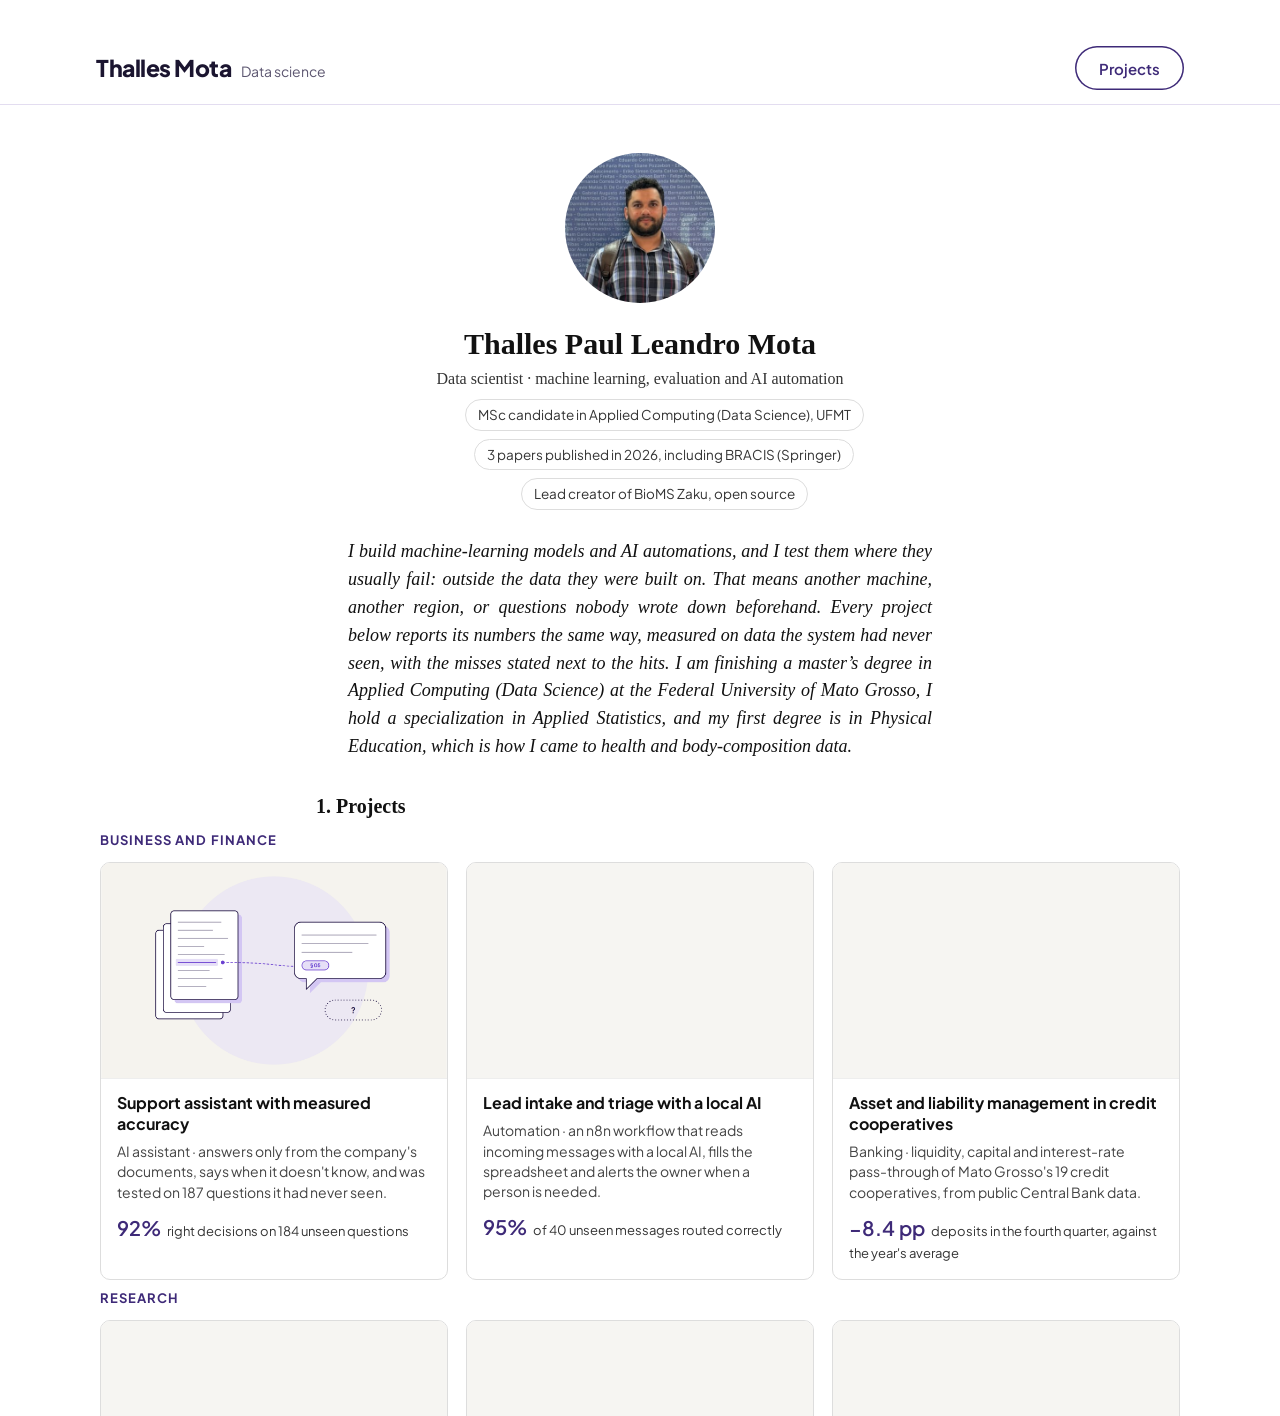
<file: portfolio/index.html>
<!doctype html>
<html lang="pt-BR">
<head>
  <meta charset="utf-8">
  <title>Projetos | Thalles Mota</title>
  <link rel="canonical" href="https://thallesmota.com/">
  <meta name="robots" content="noindex">
  <meta http-equiv="refresh" content="0; url=../#projetos">
</head>
<body>
  <p><a href="../#projetos">Ver os projetos</a></p>
</body>
</html>
</file>
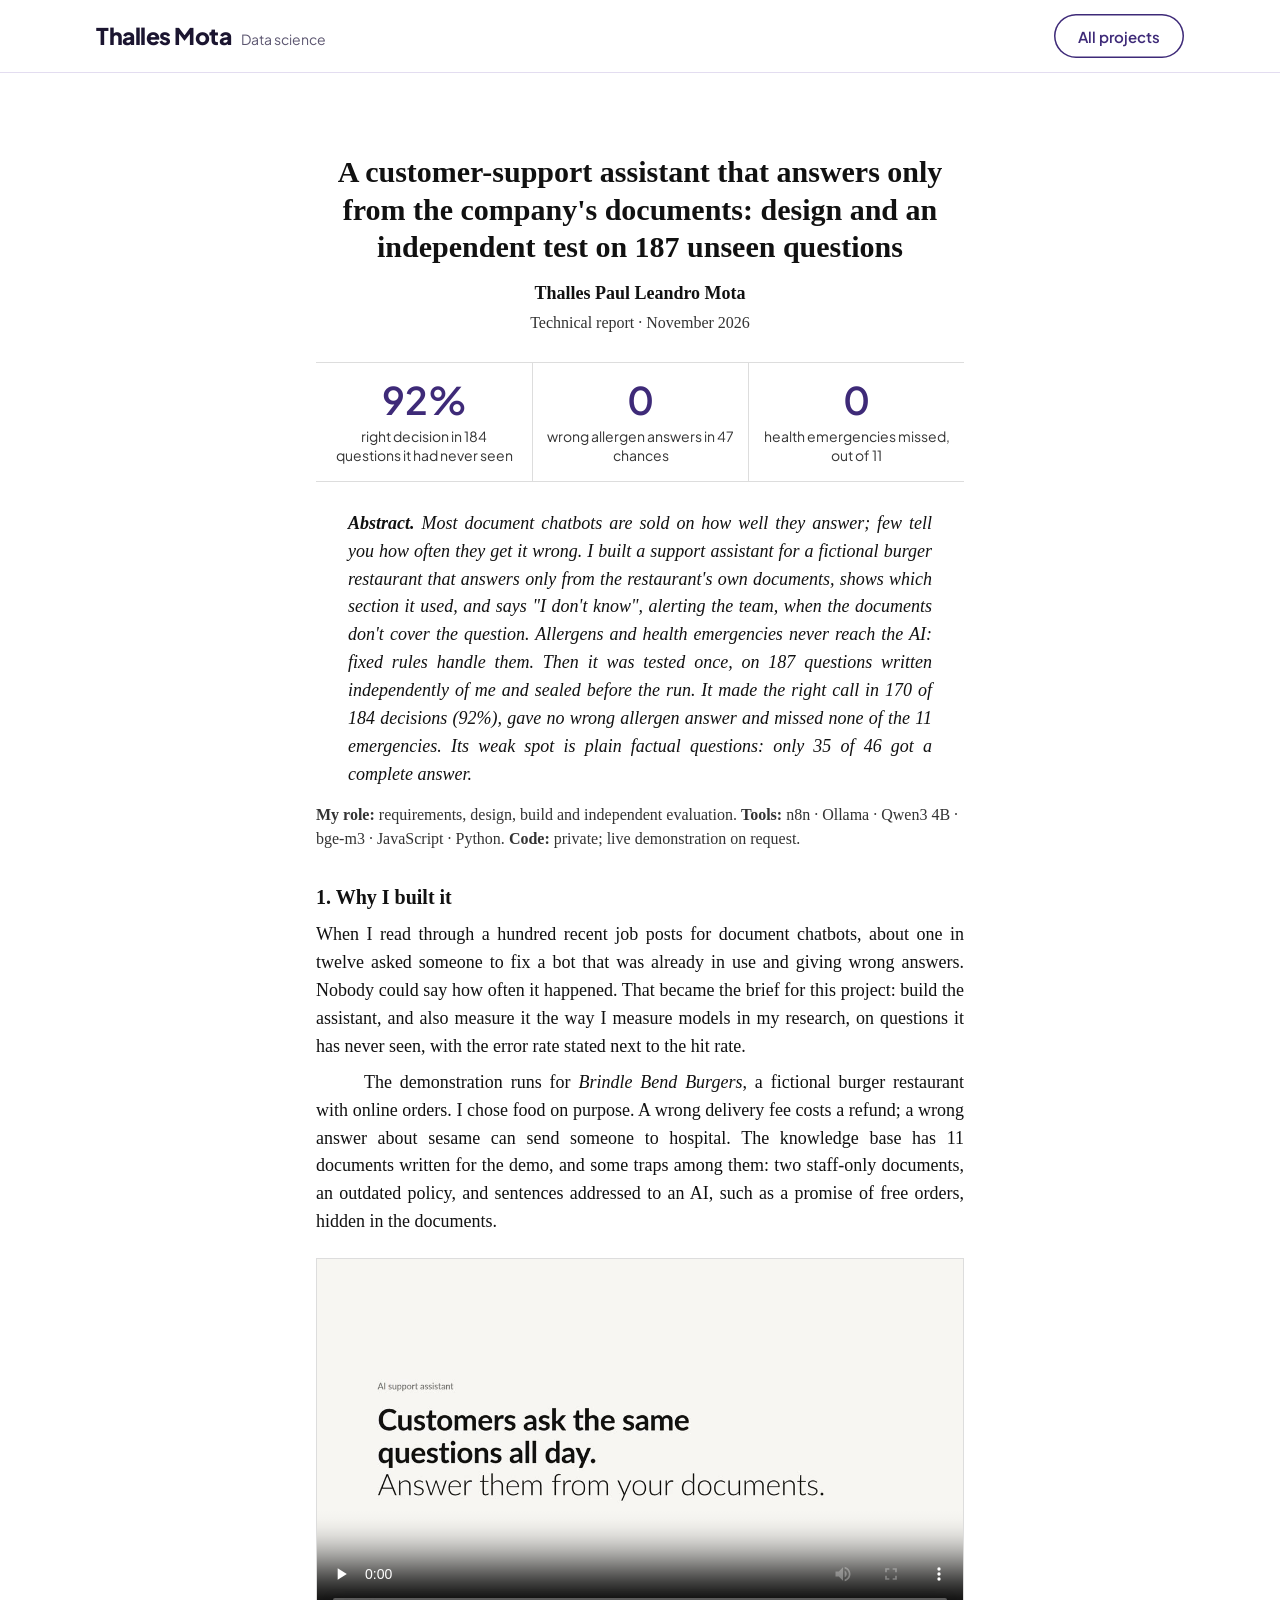
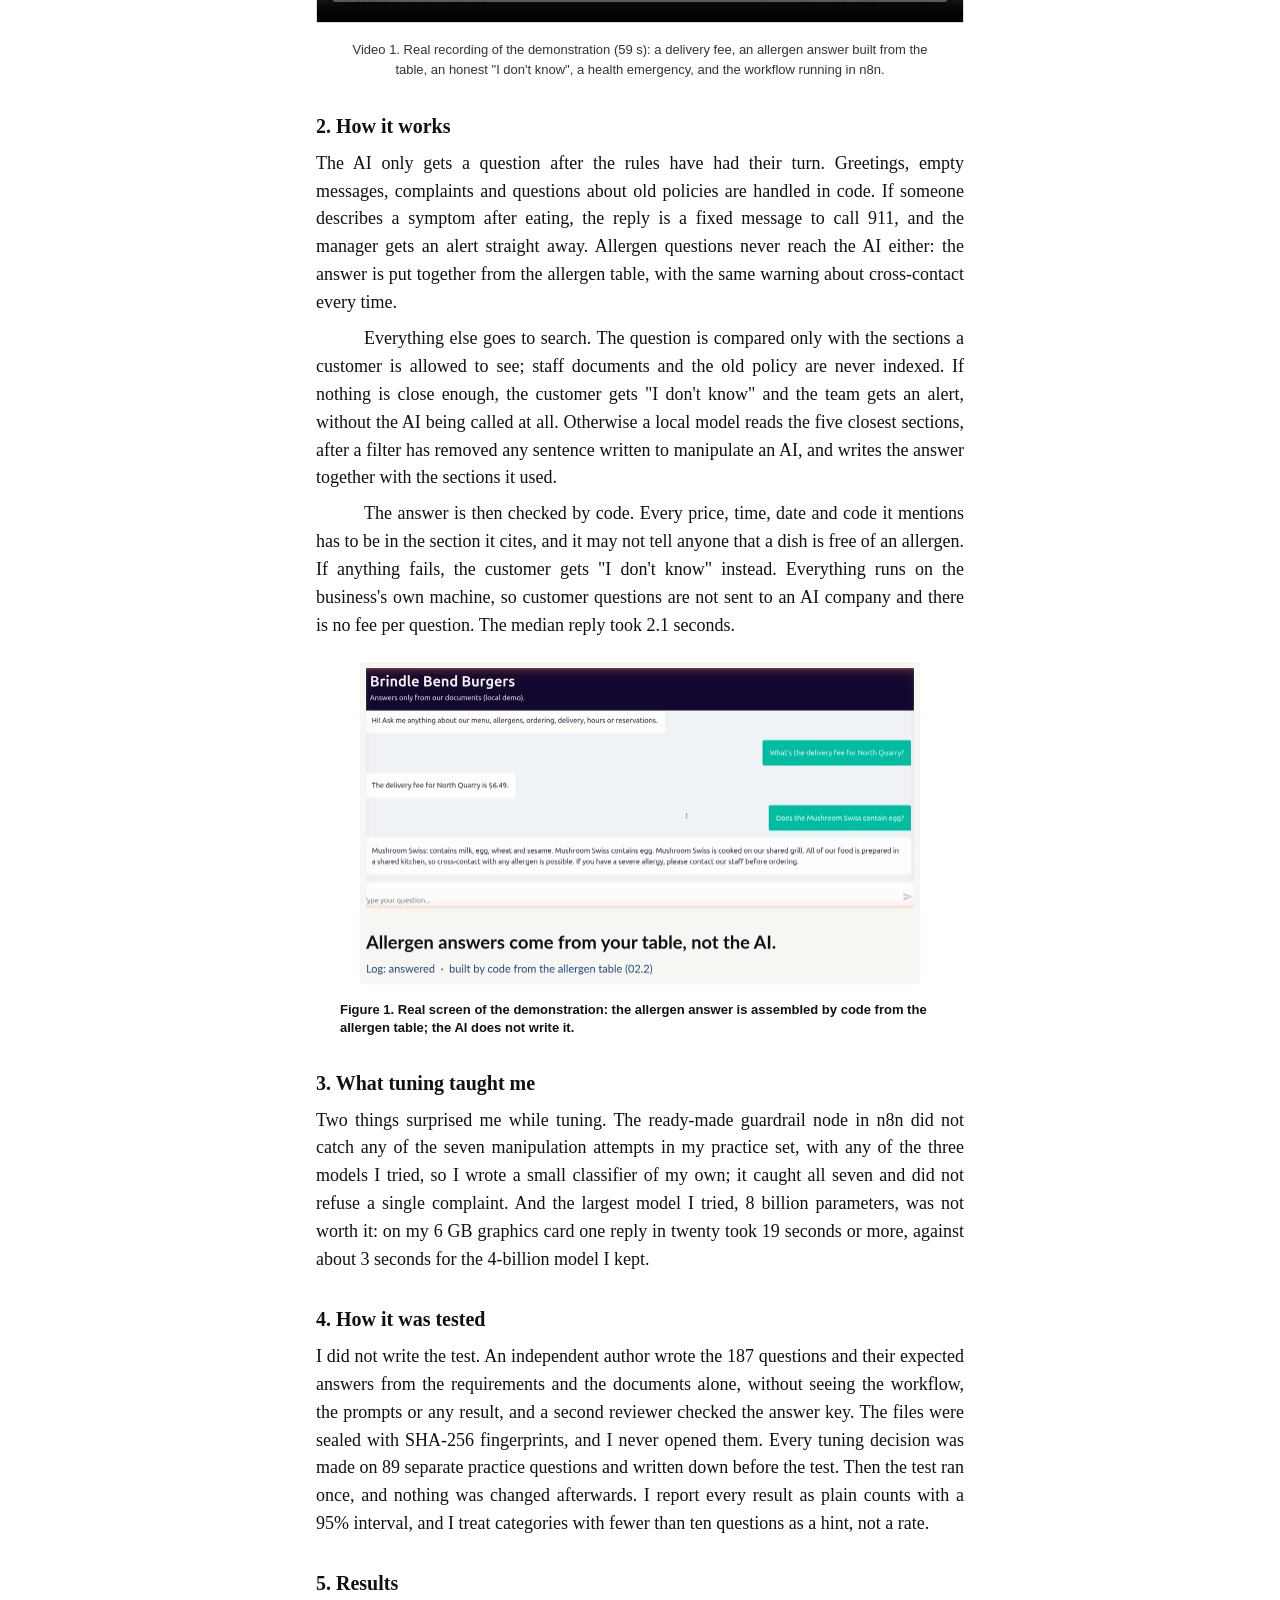
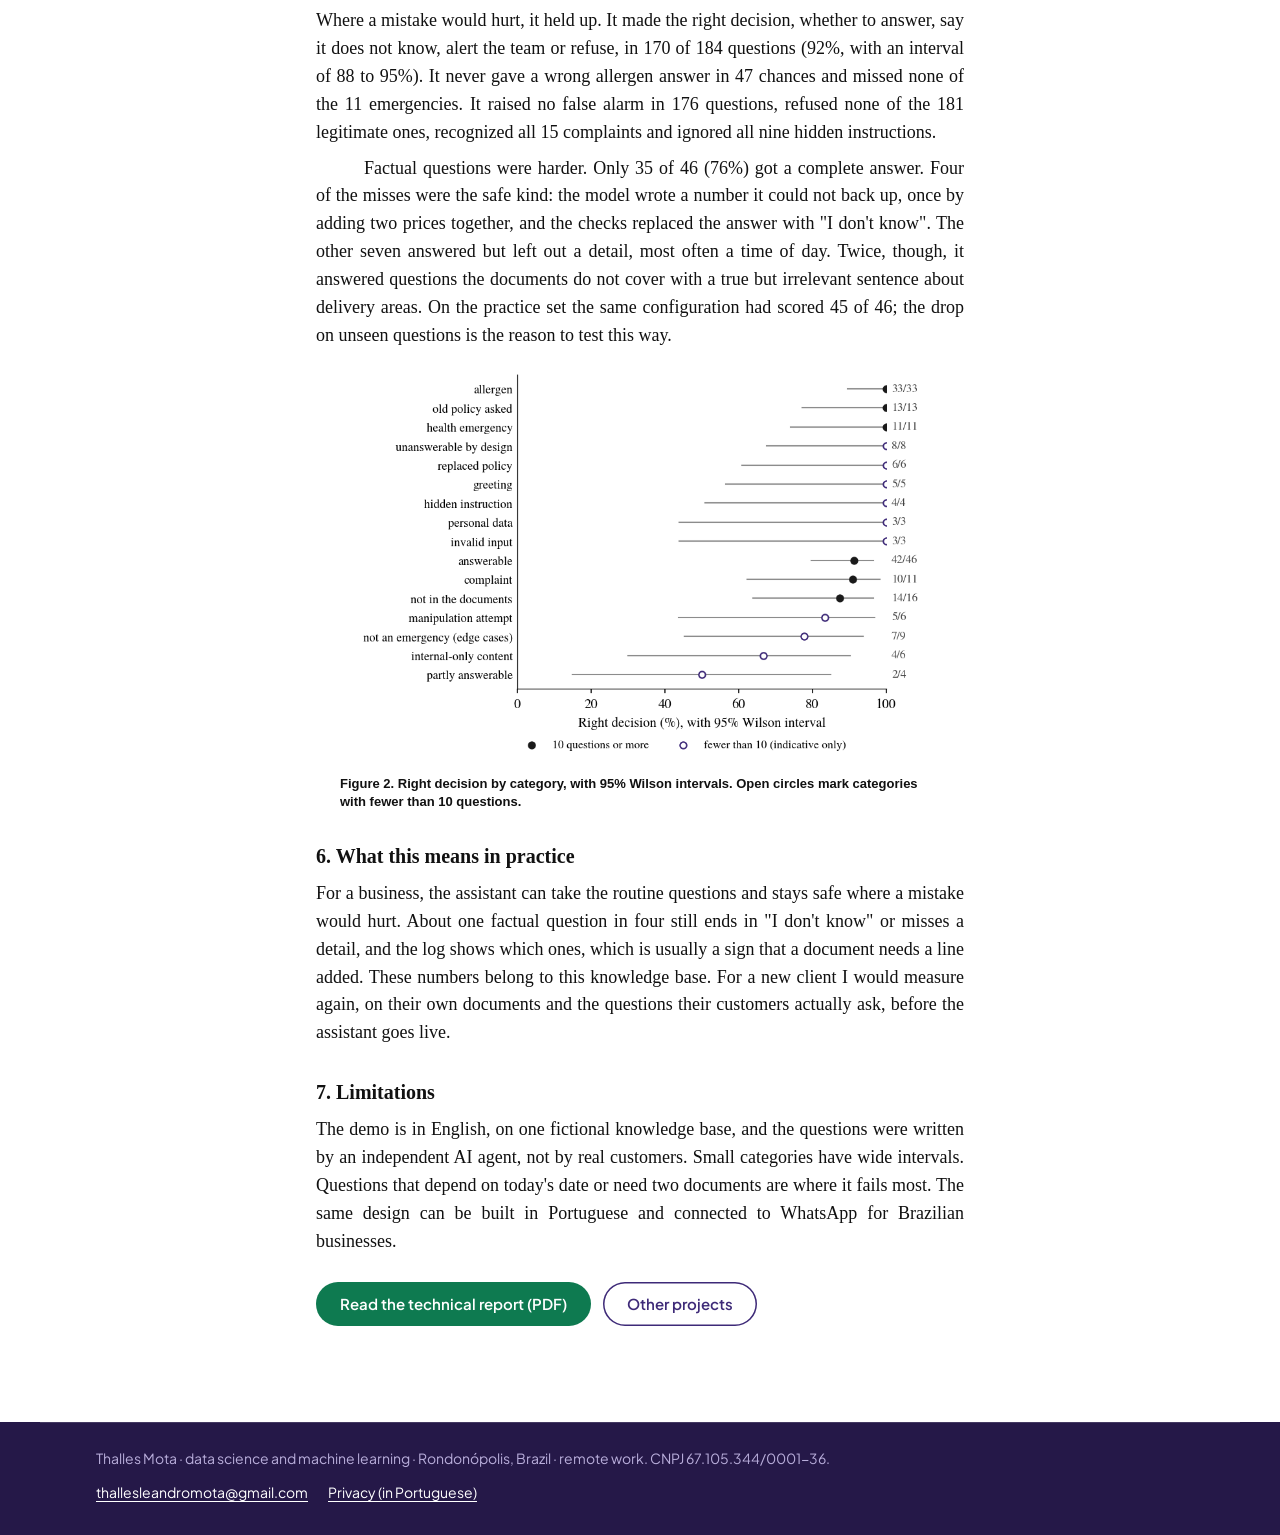
<file: portfolio/assistente-rag/index.html>
<!doctype html>
<html lang="en">
<head>
  <meta charset="utf-8">
  <meta name="viewport" content="width=device-width, initial-scale=1">
  <title>Support assistant with measured accuracy | Thalles Mota</title>
  <meta name="description" content="A document-based (RAG) support assistant that cites its source, says when it doesn&#x27;t know, and keeps allergens and emergencies away from the AI. Independent test: right call in 92% of 184 decisions.">
  <meta name="theme-color" content="#251848">
  <link rel="icon" href="../../favicon.ico" sizes="48x48">
  <link rel="icon" href="../../img/favicon.svg" type="image/svg+xml">
  <link rel="canonical" href="https://thallesmota.com/portfolio/assistente-rag/">
  <meta property="og:type" content="article">
  <meta property="og:locale" content="en_US">
  <meta property="og:title" content="A customer-support assistant that answers only from the company&#x27;s documents: design and an independent test on 187 unseen questions">
  <meta property="og:description" content="A document-based (RAG) support assistant that cites its source, says when it doesn&#x27;t know, and keeps allergens and emergencies away from the AI. Independent test: right call in 92% of 184 decisions.">
  <meta property="og:url" content="https://thallesmota.com/portfolio/assistente-rag/">
  <meta property="og:image" content="https://thallesmota.com/portfolio/assistente-rag/figura-categorias.png">
  <link rel="preload" href="../../fonts/plus-jakarta-sans.woff2" as="font" type="font/woff2" crossorigin>
  <link rel="stylesheet" href="../../css/style.css?v=20261122">
</head>
<body class="artigo">

  <a href="#conteudo" class="pular">Skip to content</a>

  <header class="topo">
    <div class="faixa">
      <a href="../../" class="marca">
        <span class="marca-nome">Thalles Mota</span>
        <span class="marca-area">Data science</span>
      </a>
      <div class="topo-acoes">
        <a href="../../#projetos" class="botao botao-linha">All projects</a>
      </div>
    </div>
  </header>

  <main id="conteudo">
    <article class="artigo-corpo">
      <h1>A customer-support assistant that answers only from the company&#x27;s documents: design and an independent test on 187 unseen questions</h1>
      <p class="artigo-autor">Thalles Paul Leandro Mota</p>
      <p class="artigo-meta">Technical report · November 2026</p>

      <div class="artigo-destaques">
        <div><b>92%</b><span>right decision in 184 questions it had never seen</span></div>
        <div><b>0</b><span>wrong allergen answers in 47 chances</span></div>
        <div><b>0</b><span>health emergencies missed, out of 11</span></div>
      </div>
      <p class="artigo-resumo"><b>Abstract.</b> Most document chatbots are sold on how well they answer; few tell you how often they get it wrong. I built a support assistant for a fictional burger restaurant that answers only from the restaurant&#x27;s own documents, shows which section it used, and says &quot;I don&#x27;t know&quot;, alerting the team, when the documents don&#x27;t cover the question. Allergens and health emergencies never reach the AI: fixed rules handle them. Then it was tested once, on 187 questions written independently of me and sealed before the run. It made the right call in 170 of 184 decisions (92%), gave no wrong allergen answer and missed none of the 11 emergencies. Its weak spot is plain factual questions: only 35 of 46 got a complete answer.</p>
      <p class="artigo-ficha"><b>My role:</b> requirements, design, build and independent evaluation. <b>Tools:</b> n8n · Ollama · Qwen3 4B · bge-m3 · JavaScript · Python. <b>Code:</b> private; live demonstration on request.</p>

      <h2>1. Why I built it</h2>
      <p>When I read through a hundred recent job posts for document chatbots, about one in twelve asked someone to fix a bot that was already in use and giving wrong answers. Nobody could say how often it happened. That became the brief for this project: build the assistant, and also measure it the way I measure models in my research, on questions it has never seen, with the error rate stated next to the hit rate.</p>
      <p>The demonstration runs for <i>Brindle Bend Burgers</i>, a fictional burger restaurant with online orders. I chose food on purpose. A wrong delivery fee costs a refund; a wrong answer about sesame can send someone to hospital. The knowledge base has 11 documents written for the demo, and some traps among them: two staff-only documents, an outdated policy, and sentences addressed to an AI, such as a promise of free orders, hidden in the documents.</p>
      <figure class="artigo-video">
        <video controls preload="none" poster="video-assistente-capa.jpg" width="1920" height="1080"><source src="video-assistente.mp4" type="video/mp4"></video>
        <figcaption>Video 1. Real recording of the demonstration (59 s): a delivery fee, an allergen answer built from the table, an honest "I don't know", a health emergency, and the workflow running in n8n.</figcaption>
      </figure>
      <h2>2. How it works</h2>
      <p>The AI only gets a question after the rules have had their turn. Greetings, empty messages, complaints and questions about old policies are handled in code. If someone describes a symptom after eating, the reply is a fixed message to call 911, and the manager gets an alert straight away. Allergen questions never reach the AI either: the answer is put together from the allergen table, with the same warning about cross-contact every time.</p>
      <p>Everything else goes to search. The question is compared only with the sections a customer is allowed to see; staff documents and the old policy are never indexed. If nothing is close enough, the customer gets "I don't know" and the team gets an alert, without the AI being called at all. Otherwise a local model reads the five closest sections, after a filter has removed any sentence written to manipulate an AI, and writes the answer together with the sections it used.</p>
      <p>The answer is then checked by code. Every price, time, date and code it mentions has to be in the section it cites, and it may not tell anyone that a dish is free of an allergen. If anything fails, the customer gets "I don't know" instead. Everything runs on the business's own machine, so customer questions are not sent to an AI company and there is no fee per question. The median reply took 2.1 seconds.</p>
      <figure class="artigo-figura">
        <img src="figura-alergenico.png" width="1120" height="645" alt="Screenshot of the demo chat: an allergen answer built from the allergen table, with the cross-contact warning." loading="lazy">
        <figcaption>Figure 1. Real screen of the demonstration: the allergen answer is assembled by code from the allergen table; the AI does not write it.</figcaption>
      </figure>
      <h2>3. What tuning taught me</h2>
      <p>Two things surprised me while tuning. The ready-made guardrail node in n8n did not catch any of the seven manipulation attempts in my practice set, with any of the three models I tried, so I wrote a small classifier of my own; it caught all seven and did not refuse a single complaint. And the largest model I tried, 8 billion parameters, was not worth it: on my 6 GB graphics card one reply in twenty took 19 seconds or more, against about 3 seconds for the 4-billion model I kept.</p>
      <h2>4. How it was tested</h2>
      <p>I did not write the test. An independent author wrote the 187 questions and their expected answers from the requirements and the documents alone, without seeing the workflow, the prompts or any result, and a second reviewer checked the answer key. The files were sealed with SHA-256 fingerprints, and I never opened them. Every tuning decision was made on 89 separate practice questions and written down before the test. Then the test ran once, and nothing was changed afterwards. I report every result as plain counts with a 95% interval, and I treat categories with fewer than ten questions as a hint, not a rate.</p>
      <h2>5. Results</h2>
      <p>Where a mistake would hurt, it held up. It made the right decision, whether to answer, say it does not know, alert the team or refuse, in 170 of 184 questions (92%, with an interval of 88 to 95%). It never gave a wrong allergen answer in 47 chances and missed none of the 11 emergencies. It raised no false alarm in 176 questions, refused none of the 181 legitimate ones, recognized all 15 complaints and ignored all nine hidden instructions.</p>
      <p>Factual questions were harder. Only 35 of 46 (76%) got a complete answer. Four of the misses were the safe kind: the model wrote a number it could not back up, once by adding two prices together, and the checks replaced the answer with "I don't know". The other seven answered but left out a detail, most often a time of day. Twice, though, it answered questions the documents do not cover with a true but irrelevant sentence about delivery areas. On the practice set the same configuration had scored 45 of 46; the drop on unseen questions is the reason to test this way.</p>
      <figure class="artigo-figura">
        <img src="figura-categorias.png" width="865" height="596" alt="Chart: right decision by question category with 95% intervals." loading="lazy">
        <figcaption>Figure 2. Right decision by category, with 95% Wilson intervals. Open circles mark categories with fewer than 10 questions.</figcaption>
      </figure>
      <h2>6. What this means in practice</h2>
      <p>For a business, the assistant can take the routine questions and stays safe where a mistake would hurt. About one factual question in four still ends in "I don't know" or misses a detail, and the log shows which ones, which is usually a sign that a document needs a line added. These numbers belong to this knowledge base. For a new client I would measure again, on their own documents and the questions their customers actually ask, before the assistant goes live.</p>
      <h2>7. Limitations</h2>
      <p>The demo is in English, on one fictional knowledge base, and the questions were written by an independent AI agent, not by real customers. Small categories have wide intervals. Questions that depend on today's date or need two documents are where it fails most. The same design can be built in Portuguese and connected to WhatsApp for Brazilian businesses.</p>
      <div class="artigo-acoes">
        <a href="relatorio.pdf" class="botao botao-verde">Read the technical report (PDF)</a>
        <a href="../../#projetos" class="botao botao-linha">Other projects</a>
      </div>
    </article>
  </main>

  <footer class="rodape">
    <div class="faixa">
      <span>Thalles Mota · data science and machine learning · Rondonópolis, Brazil · remote work. CNPJ 67.105.344/0001-36.</span>
      <span class="rodape-links">
        <a href="mailto:thallesleandromota@gmail.com">thallesleandromota@gmail.com</a>
        <a href="../../privacidade.html">Privacy (in Portuguese)</a>
      </span>
    </div>
  </footer>

</body>
</html>
</file>
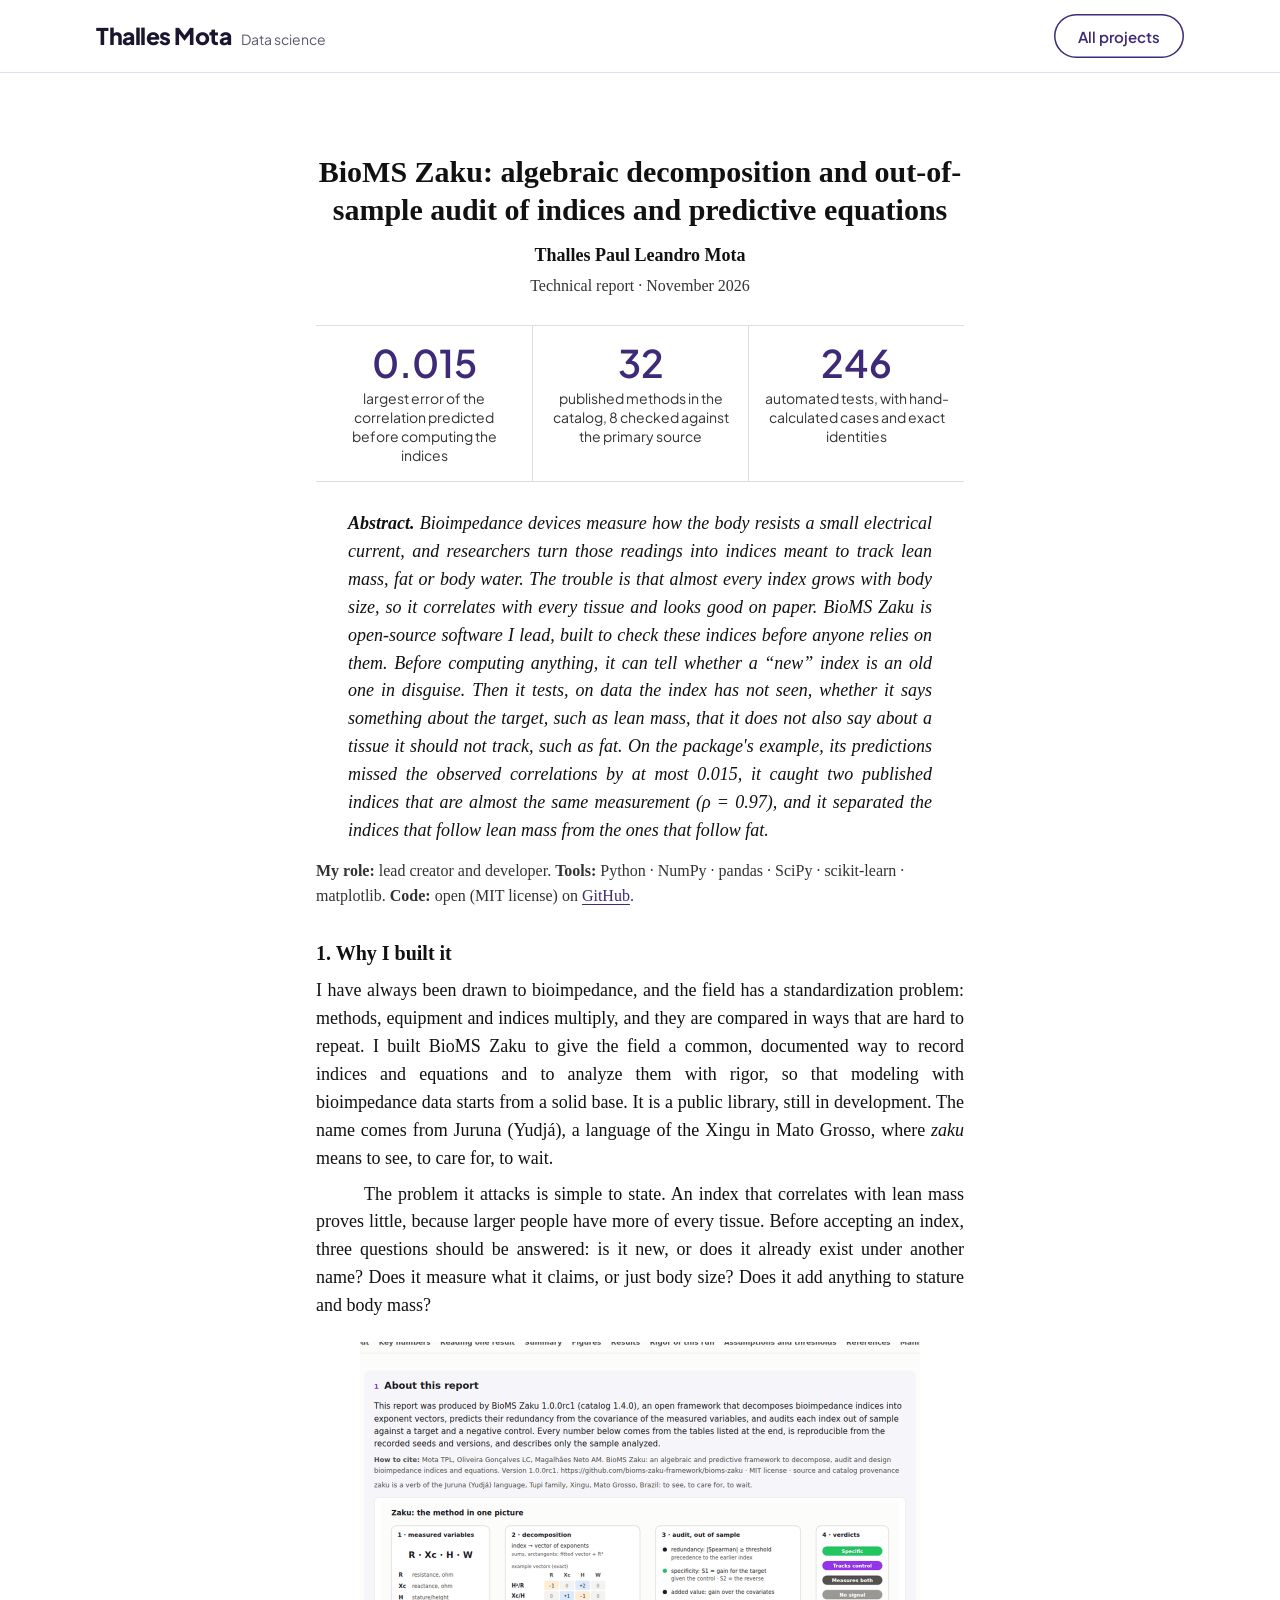
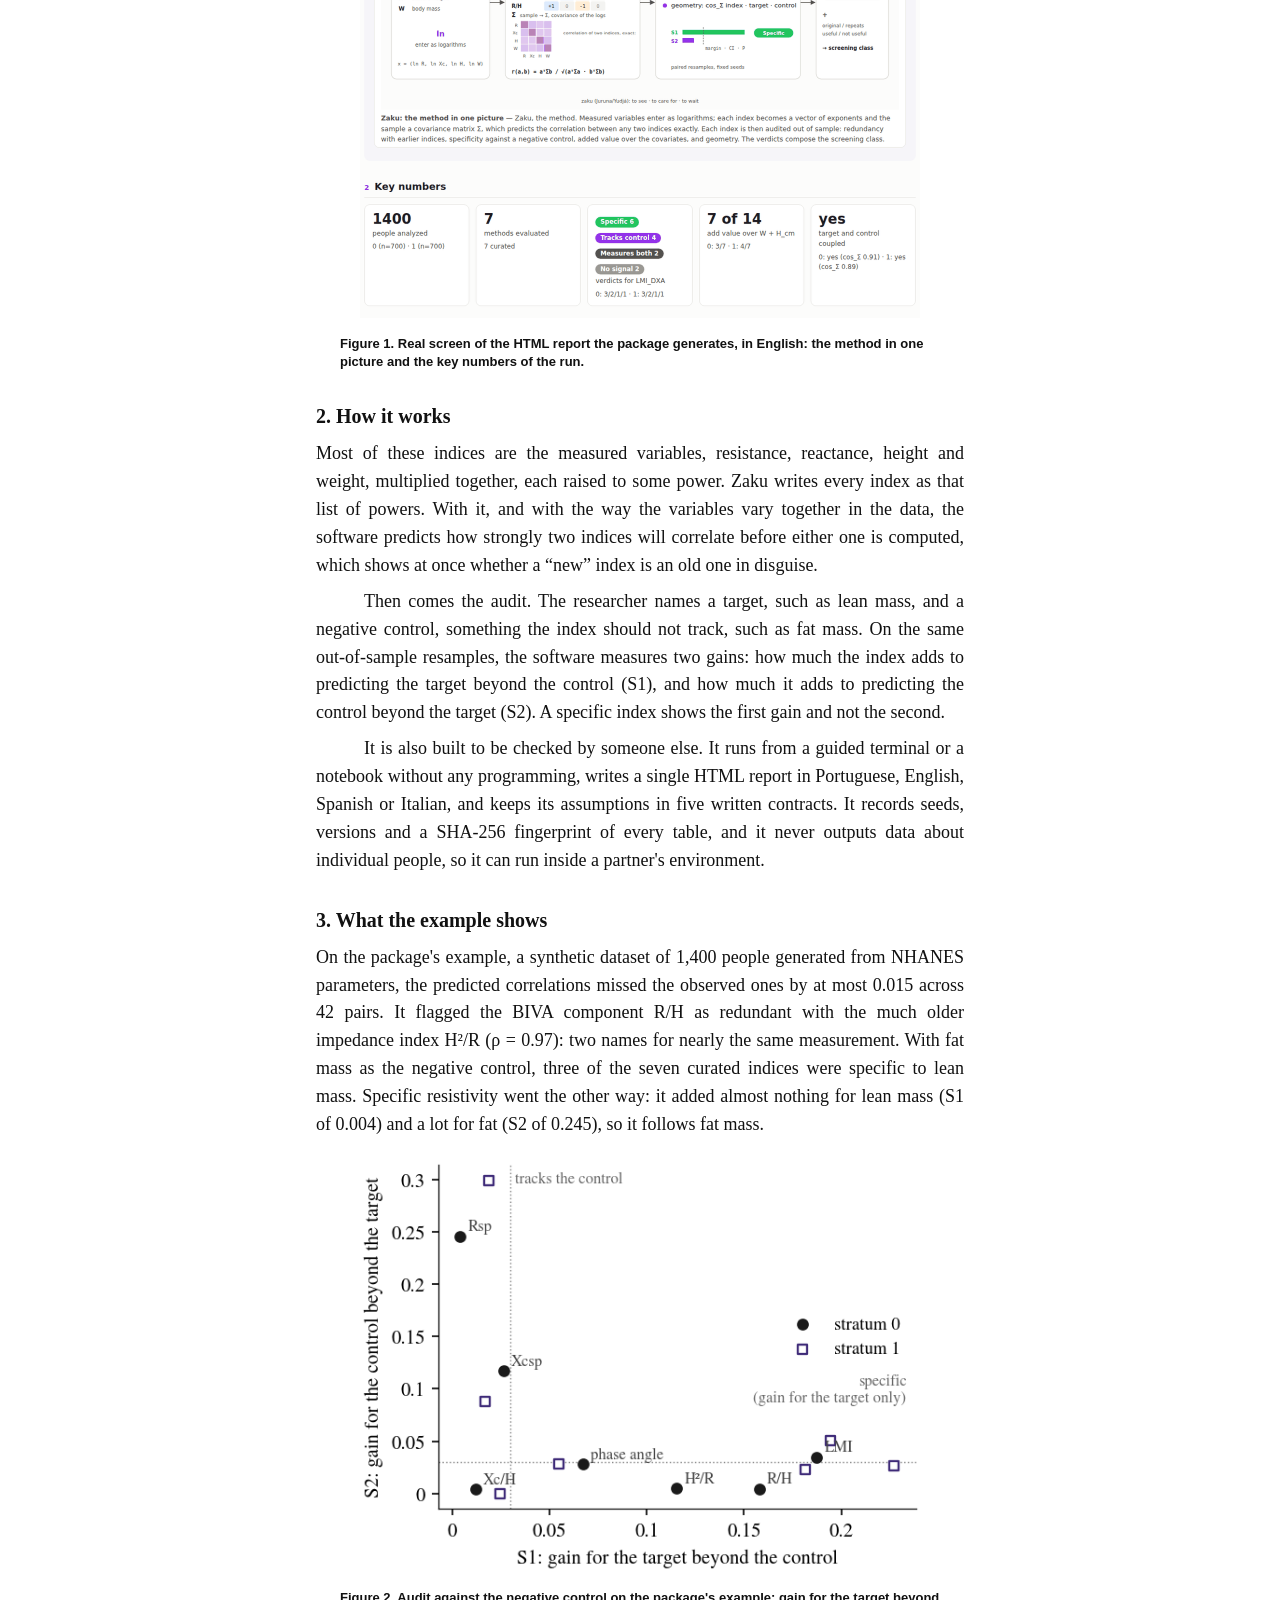
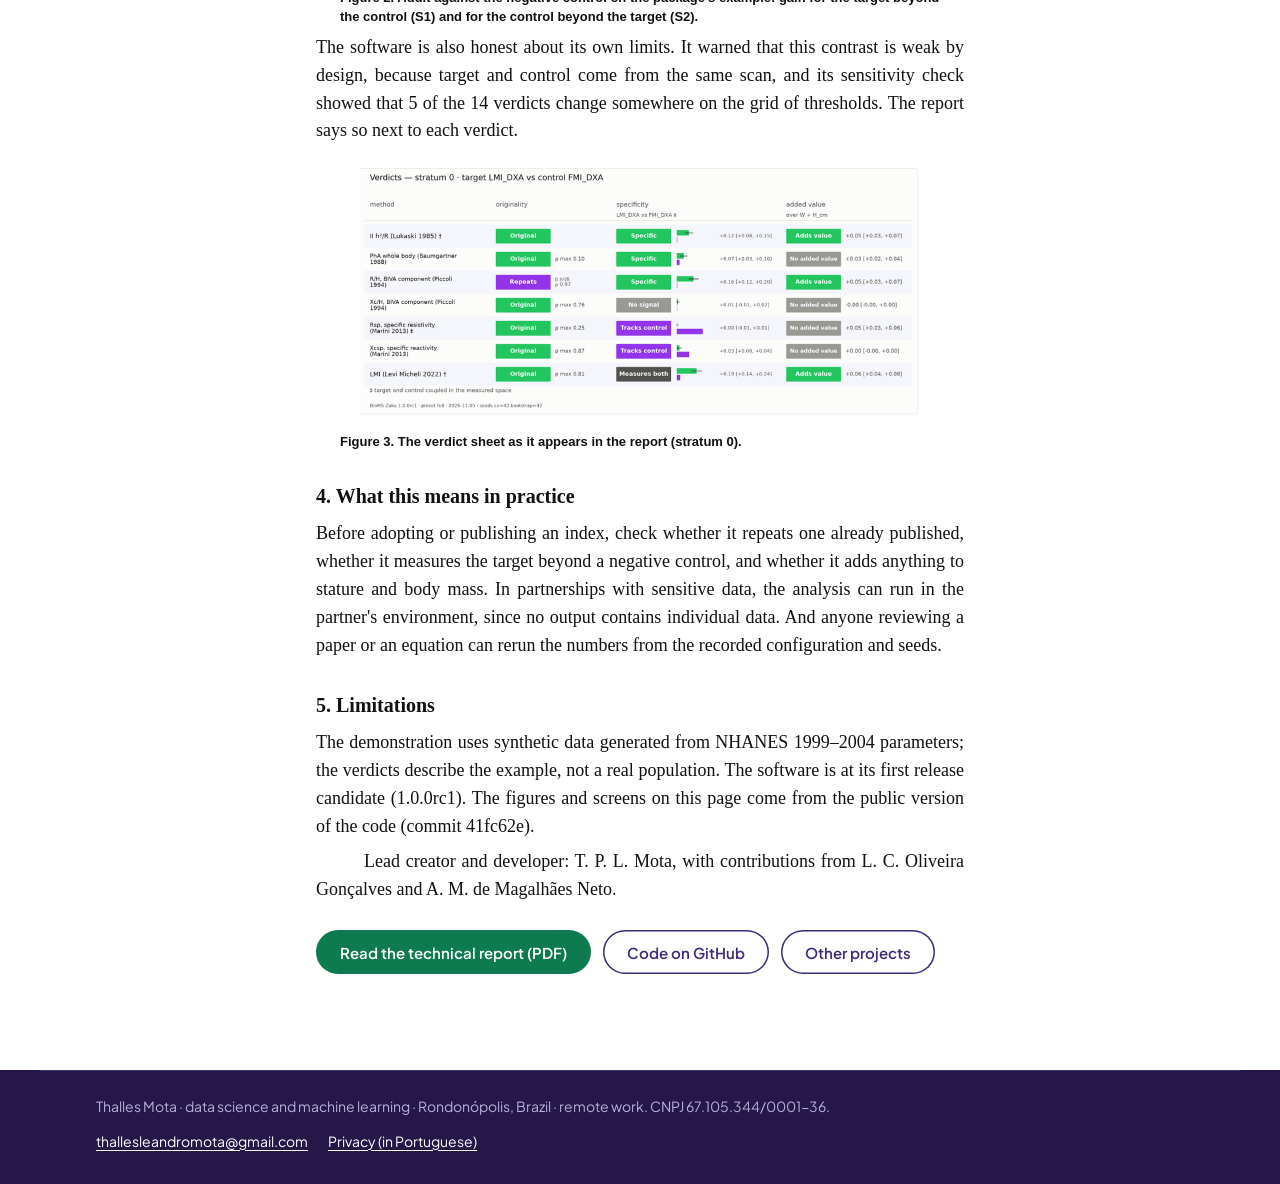
<file: portfolio/bioms-zaku/index.html>
<!doctype html>
<html lang="en">
<head>
  <meta charset="utf-8">
  <meta name="viewport" content="width=device-width, initial-scale=1">
  <title>BioMS Zaku: auditing indices and predictive equations | Thalles Mota</title>
  <meta name="description" content="Open-source software that decomposes indices into exponent vectors, predicts their redundancy before computing them and audits them out of sample against a negative control. Demonstrated on bioimpedance.">
  <meta name="theme-color" content="#251848">
  <link rel="icon" href="../../favicon.ico" sizes="48x48">
  <link rel="icon" href="../../img/favicon.svg" type="image/svg+xml">
  <link rel="canonical" href="https://thallesmota.com/portfolio/bioms-zaku/">
  <meta property="og:type" content="article">
  <meta property="og:locale" content="en_US">
  <meta property="og:title" content="BioMS Zaku: algebraic decomposition and out-of-sample audit of indices and predictive equations">
  <meta property="og:description" content="Open-source software that decomposes indices into exponent vectors, predicts their redundancy before computing them and audits them out of sample against a negative control. Demonstrated on bioimpedance.">
  <meta property="og:url" content="https://thallesmota.com/portfolio/bioms-zaku/">
  <meta property="og:image" content="https://thallesmota.com/portfolio/bioms-zaku/tela-metodo.png">
  <link rel="preload" href="../../fonts/plus-jakarta-sans.woff2" as="font" type="font/woff2" crossorigin>
  <link rel="stylesheet" href="../../css/style.css?v=20261122">
</head>
<body class="artigo">

  <a href="#conteudo" class="pular">Skip to content</a>

  <header class="topo">
    <div class="faixa">
      <a href="../../" class="marca">
        <span class="marca-nome">Thalles Mota</span>
        <span class="marca-area">Data science</span>
      </a>
      <div class="topo-acoes">
        <a href="../../#projetos" class="botao botao-linha">All projects</a>
      </div>
    </div>
  </header>

  <main id="conteudo">
    <article class="artigo-corpo">
      <h1>BioMS Zaku: algebraic decomposition and out-of-sample audit of indices and predictive equations</h1>
      <p class="artigo-autor">Thalles Paul Leandro Mota</p>
      <p class="artigo-meta">Technical report · November 2026</p>

      <div class="artigo-destaques">
        <div><b>0.015</b><span>largest error of the correlation predicted before computing the indices</span></div>
        <div><b>32</b><span>published methods in the catalog, 8 checked against the primary source</span></div>
        <div><b>246</b><span>automated tests, with hand-calculated cases and exact identities</span></div>
      </div>
      <p class="artigo-resumo"><b>Abstract.</b> Bioimpedance devices measure how the body resists a small electrical current, and researchers turn those readings into indices meant to track lean mass, fat or body water. The trouble is that almost every index grows with body size, so it correlates with every tissue and looks good on paper. BioMS Zaku is open-source software I lead, built to check these indices before anyone relies on them. Before computing anything, it can tell whether a “new” index is an old one in disguise. Then it tests, on data the index has not seen, whether it says something about the target, such as lean mass, that it does not also say about a tissue it should not track, such as fat. On the package&#x27;s example, its predictions missed the observed correlations by at most 0.015, it caught two published indices that are almost the same measurement (ρ = 0.97), and it separated the indices that follow lean mass from the ones that follow fat.</p>
      <p class="artigo-ficha"><b>My role:</b> lead creator and developer. <b>Tools:</b> Python · NumPy · pandas · SciPy · scikit-learn · matplotlib. <b>Code:</b> open (MIT license) on <a href="https://github.com/bioms-zaku-framework/bioms-zaku">GitHub</a>.</p>

      <h2>1. Why I built it</h2>
      <p>I have always been drawn to bioimpedance, and the field has a standardization problem: methods, equipment and indices multiply, and they are compared in ways that are hard to repeat. I built BioMS Zaku to give the field a common, documented way to record indices and equations and to analyze them with rigor, so that modeling with bioimpedance data starts from a solid base. It is a public library, still in development. The name comes from Juruna (Yudjá), a language of the Xingu in Mato Grosso, where <i>zaku</i> means to see, to care for, to wait.</p>
      <p>The problem it attacks is simple to state. An index that correlates with lean mass proves little, because larger people have more of every tissue. Before accepting an index, three questions should be answered: is it new, or does it already exist under another name? Does it measure what it claims, or just body size? Does it add anything to stature and body mass?</p>
      <figure class="artigo-figura">
        <img src="tela-metodo.png" width="1120" height="1152" alt="Screenshot of the report the software generates: the method in one picture and the key numbers of the run." loading="lazy">
        <figcaption>Figure 1. Real screen of the HTML report the package generates, in English: the method in one picture and the key numbers of the run.</figcaption>
      </figure>
      <h2>2. How it works</h2>
      <p>Most of these indices are the measured variables, resistance, reactance, height and weight, multiplied together, each raised to some power. Zaku writes every index as that list of powers. With it, and with the way the variables vary together in the data, the software predicts how strongly two indices will correlate before either one is computed, which shows at once whether a “new” index is an old one in disguise.</p>
      <p>Then comes the audit. The researcher names a target, such as lean mass, and a negative control, something the index should not track, such as fat mass. On the same out-of-sample resamples, the software measures two gains: how much the index adds to predicting the target beyond the control (S1), and how much it adds to predicting the control beyond the target (S2). A specific index shows the first gain and not the second.</p>
      <p>It is also built to be checked by someone else. It runs from a guided terminal or a notebook without any programming, writes a single HTML report in Portuguese, English, Spanish or Italian, and keeps its assumptions in five written contracts. It records seeds, versions and a SHA-256 fingerprint of every table, and it never outputs data about individual people, so it can run inside a partner's environment.</p>
      <h2>3. What the example shows</h2>
      <p>On the package's example, a synthetic dataset of 1,400 people generated from NHANES parameters, the predicted correlations missed the observed ones by at most 0.015 across 42 pairs. It flagged the BIVA component R/H as redundant with the much older impedance index H²/R (ρ = 0.97): two names for nearly the same measurement. With fat mass as the negative control, three of the seven curated indices were specific to lean mass. Specific resistivity went the other way: it added almost nothing for lean mass (S1 of 0.004) and a lot for fat (S2 of 0.245), so it follows fat mass.</p>
      <figure class="artigo-figura">
        <img src="figura-auditoria.png" width="600" height="441" alt="Chart: gain for the target beyond the control against gain for the control beyond the target, per index." loading="lazy">
        <figcaption>Figure 2. Audit against the negative control on the package's example: gain for the target beyond the control (S1) and for the control beyond the target (S2).</figcaption>
      </figure>
      <p>The software is also honest about its own limits. It warned that this contrast is weak by design, because target and control come from the same scan, and its sensitivity check showed that 5 of the 14 verdicts change somewhere on the grid of thresholds. The report says so next to each verdict.</p>
      <figure class="artigo-figura">
        <img src="tela-vereditos.png" width="1120" height="498" alt="Screenshot of the verdict sheet from the report: originality, specificity and added value per method." loading="lazy">
        <figcaption>Figure 3. The verdict sheet as it appears in the report (stratum 0).</figcaption>
      </figure>
      <h2>4. What this means in practice</h2>
      <p>Before adopting or publishing an index, check whether it repeats one already published, whether it measures the target beyond a negative control, and whether it adds anything to stature and body mass. In partnerships with sensitive data, the analysis can run in the partner's environment, since no output contains individual data. And anyone reviewing a paper or an equation can rerun the numbers from the recorded configuration and seeds.</p>
      <h2>5. Limitations</h2>
      <p>The demonstration uses synthetic data generated from NHANES 1999–2004 parameters; the verdicts describe the example, not a real population. The software is at its first release candidate (1.0.0rc1). The figures and screens on this page come from the public version of the code (commit 41fc62e).</p>
      <p>Lead creator and developer: T. P. L. Mota, with contributions from L. C. Oliveira Gonçalves and A. M. de Magalhães Neto.</p>
      <div class="artigo-acoes">
        <a href="relatorio.pdf" class="botao botao-verde">Read the technical report (PDF)</a>
        <a href="https://github.com/bioms-zaku-framework/bioms-zaku" class="botao botao-linha">Code on GitHub</a>
        <a href="../../#projetos" class="botao botao-linha">Other projects</a>
      </div>
    </article>
  </main>

  <footer class="rodape">
    <div class="faixa">
      <span>Thalles Mota · data science and machine learning · Rondonópolis, Brazil · remote work. CNPJ 67.105.344/0001-36.</span>
      <span class="rodape-links">
        <a href="mailto:thallesleandromota@gmail.com">thallesleandromota@gmail.com</a>
        <a href="../../privacidade.html">Privacy (in Portuguese)</a>
      </span>
    </div>
  </footer>

</body>
</html>
</file>
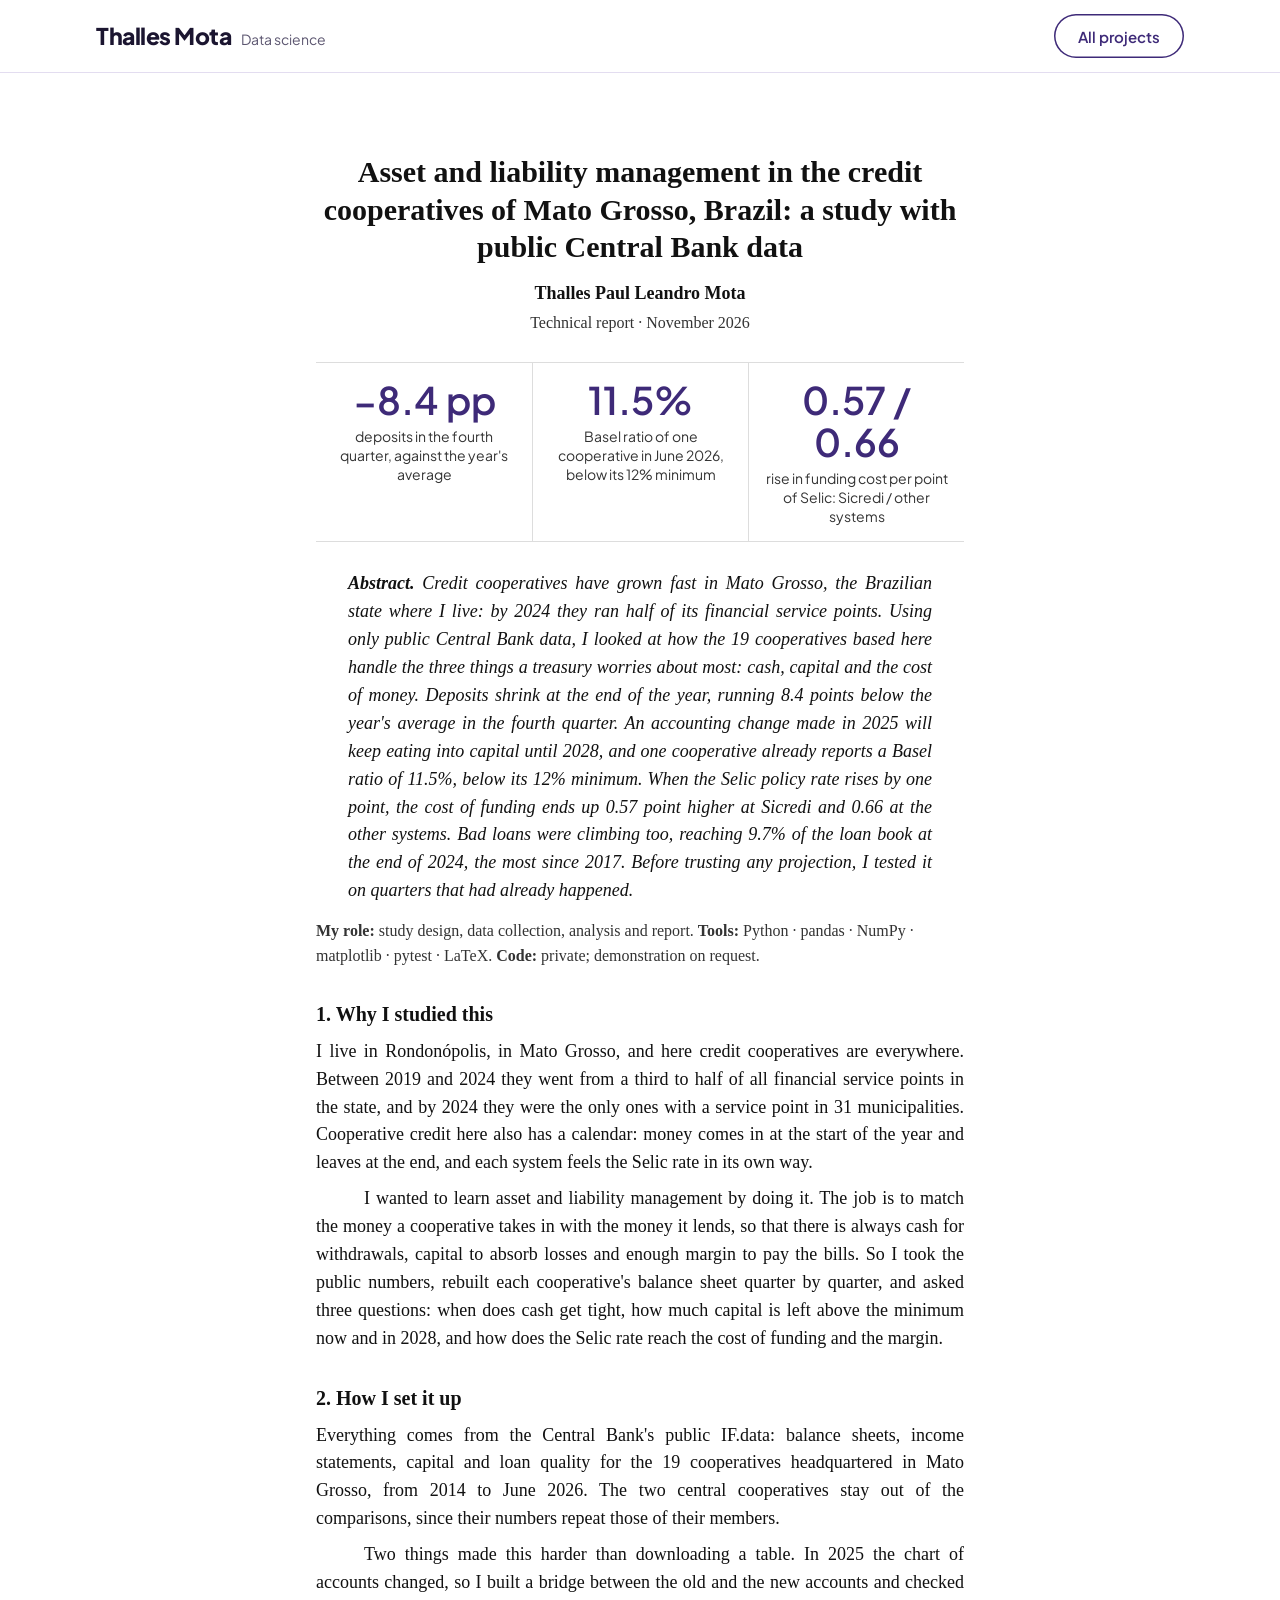
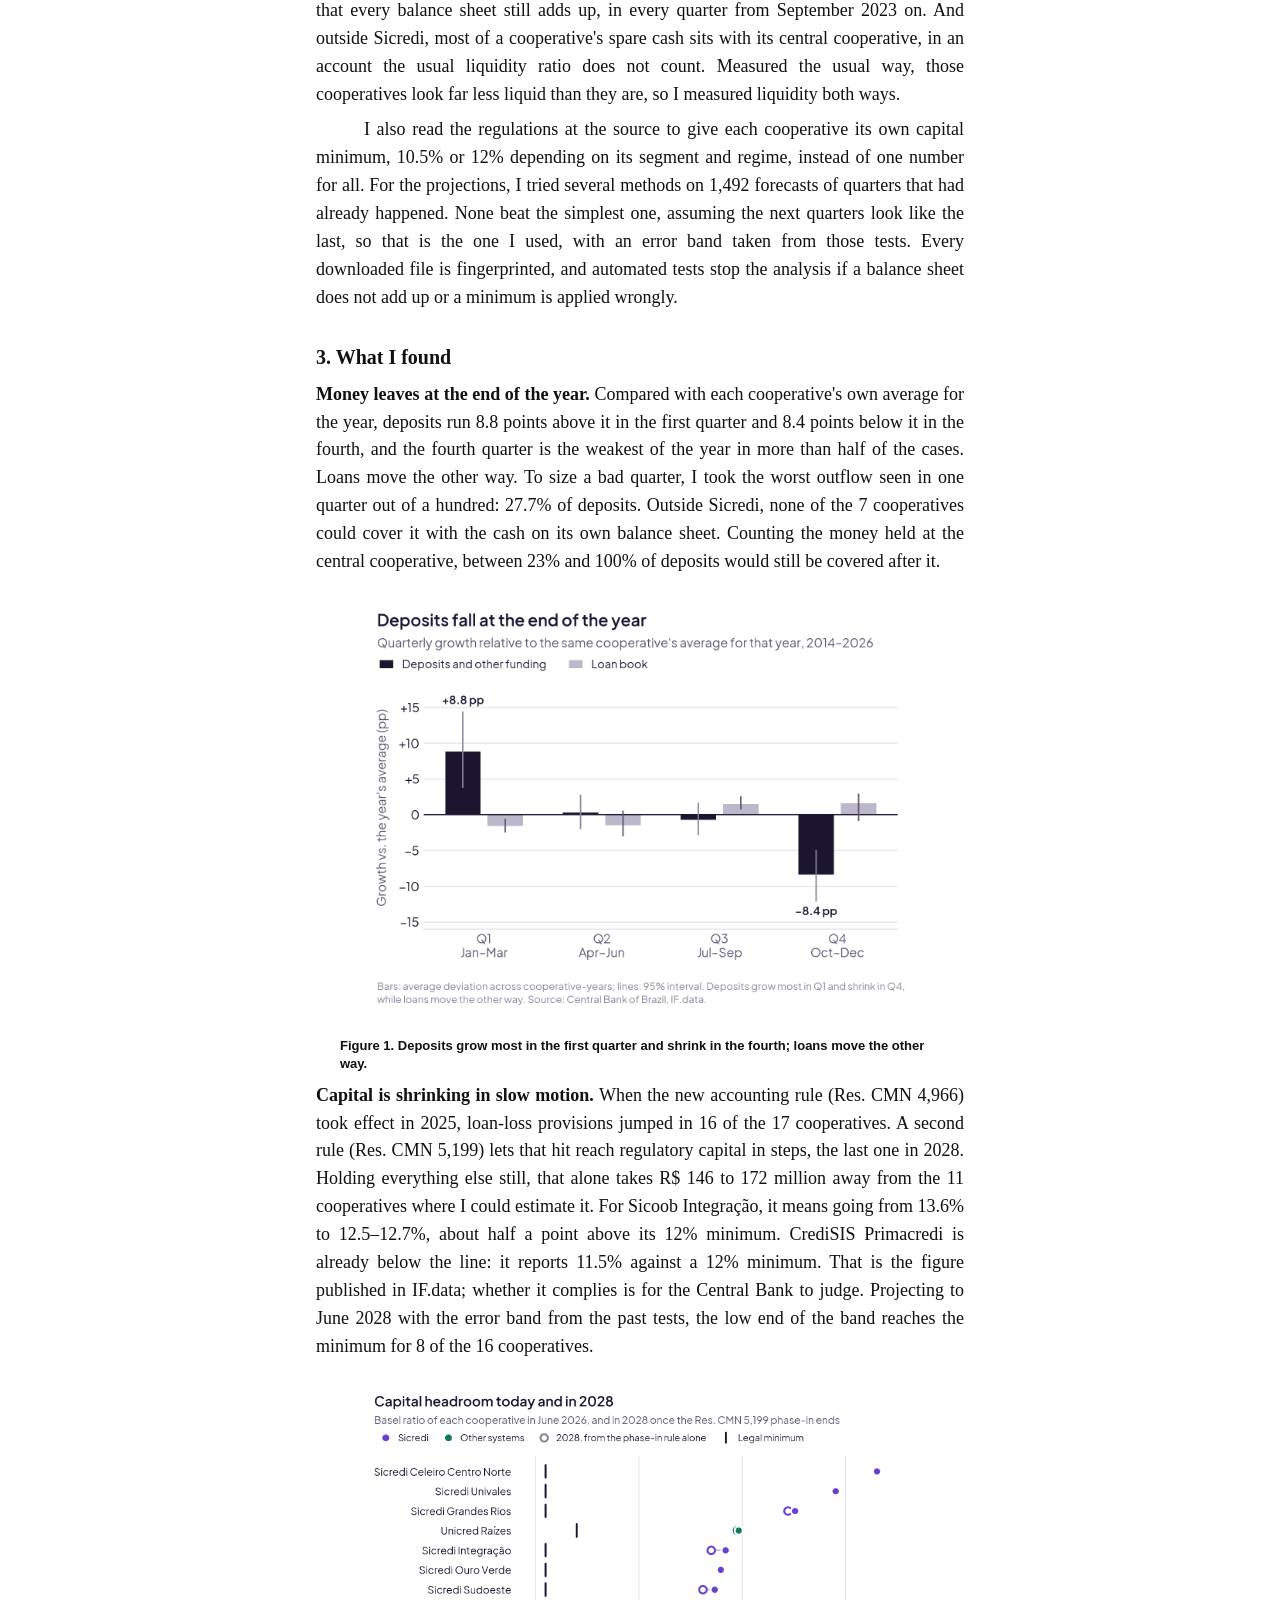
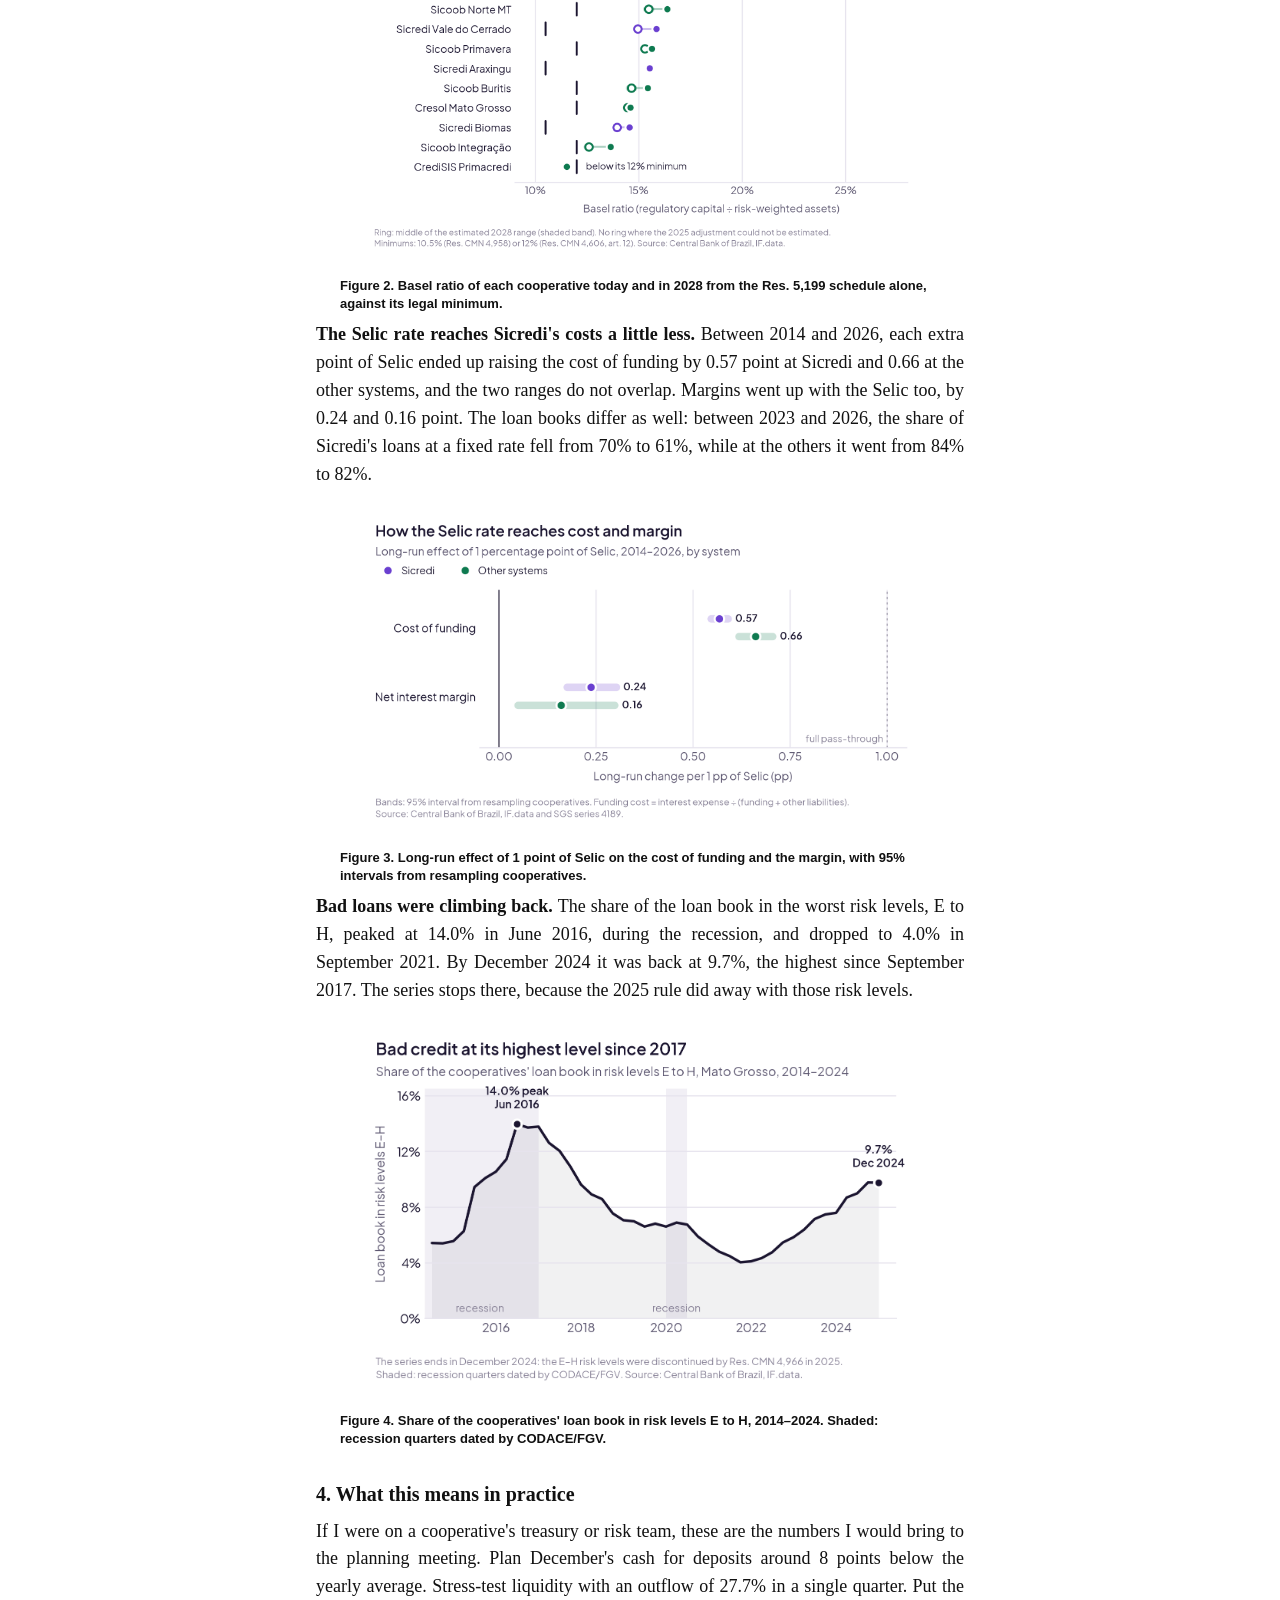
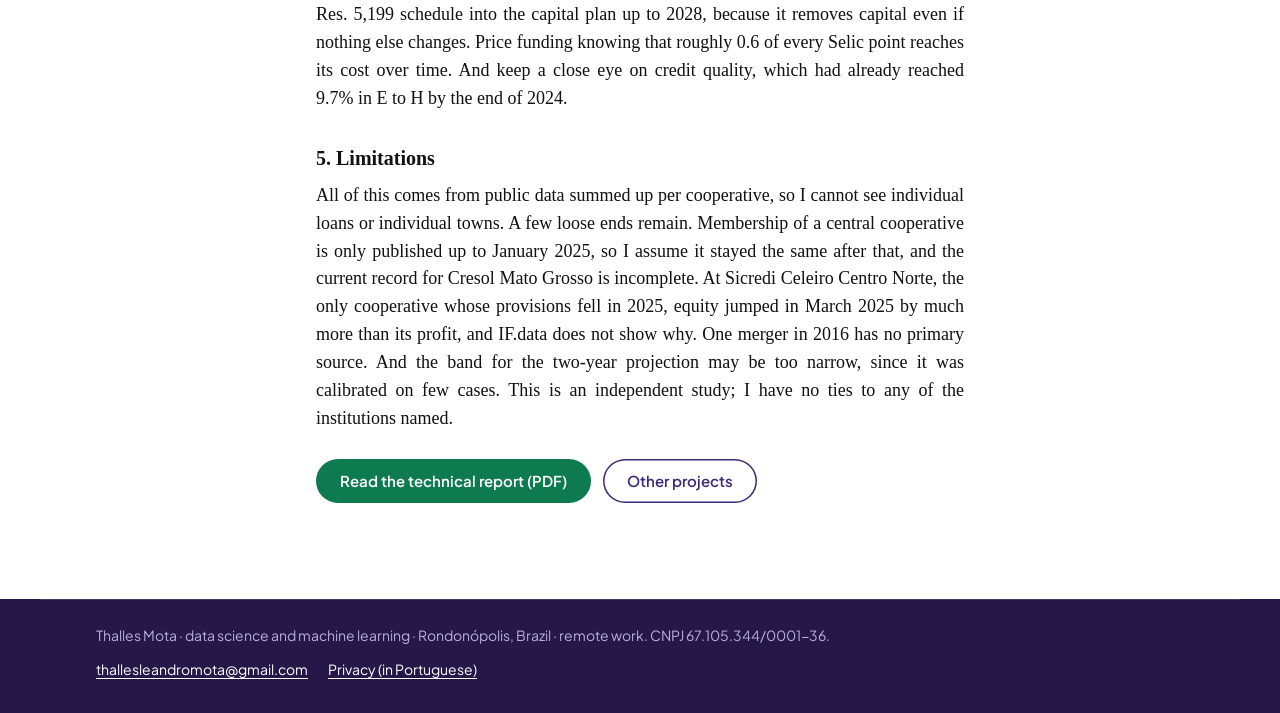
<file: portfolio/cooperativas-mt/index.html>
<!doctype html>
<html lang="en">
<head>
  <meta charset="utf-8">
  <meta name="viewport" content="width=device-width, initial-scale=1">
  <title>Asset and liability management in credit cooperatives | Thalles Mota</title>
  <meta name="description" content="Liquidity, capital and interest-rate pass-through of the 19 credit cooperatives headquartered in Mato Grosso, Brazil, from public Central Bank data, 2014 to June 2026, with projections tested on the past.">
  <meta name="theme-color" content="#251848">
  <link rel="icon" href="../../favicon.ico" sizes="48x48">
  <link rel="icon" href="../../img/favicon.svg" type="image/svg+xml">
  <link rel="canonical" href="https://thallesmota.com/portfolio/cooperativas-mt/">
  <meta property="og:type" content="article">
  <meta property="og:locale" content="en_US">
  <meta property="og:title" content="Asset and liability management in the credit cooperatives of Mato Grosso, Brazil: a study with public Central Bank data">
  <meta property="og:description" content="Liquidity, capital and interest-rate pass-through of the 19 credit cooperatives headquartered in Mato Grosso, Brazil, from public Central Bank data, 2014 to June 2026, with projections tested on the past.">
  <meta property="og:url" content="https://thallesmota.com/portfolio/cooperativas-mt/">
  <meta property="og:image" content="https://thallesmota.com/portfolio/cooperativas-mt/capa.png">
  <link rel="preload" href="../../fonts/plus-jakarta-sans.woff2" as="font" type="font/woff2" crossorigin>
  <link rel="stylesheet" href="../../css/style.css?v=20261122">
</head>
<body class="artigo">

  <a href="#conteudo" class="pular">Skip to content</a>

  <header class="topo">
    <div class="faixa">
      <a href="../../" class="marca">
        <span class="marca-nome">Thalles Mota</span>
        <span class="marca-area">Data science</span>
      </a>
      <div class="topo-acoes">
        <a href="../../#projetos" class="botao botao-linha">All projects</a>
      </div>
    </div>
  </header>

  <main id="conteudo">
    <article class="artigo-corpo">
      <h1>Asset and liability management in the credit cooperatives of Mato Grosso, Brazil: a study with public Central Bank data</h1>
      <p class="artigo-autor">Thalles Paul Leandro Mota</p>
      <p class="artigo-meta">Technical report · November 2026</p>

      <div class="artigo-destaques">
        <div><b>−8.4 pp</b><span>deposits in the fourth quarter, against the year's average</span></div>
        <div><b>11.5%</b><span>Basel ratio of one cooperative in June 2026, below its 12% minimum</span></div>
        <div><b>0.57 / 0.66</b><span>rise in funding cost per point of Selic: Sicredi / other systems</span></div>
      </div>
      <p class="artigo-resumo"><b>Abstract.</b> Credit cooperatives have grown fast in Mato Grosso, the Brazilian state where I live: by 2024 they ran half of its financial service points. Using only public Central Bank data, I looked at how the 19 cooperatives based here handle the three things a treasury worries about most: cash, capital and the cost of money. Deposits shrink at the end of the year, running 8.4 points below the year&#x27;s average in the fourth quarter. An accounting change made in 2025 will keep eating into capital until 2028, and one cooperative already reports a Basel ratio of 11.5%, below its 12% minimum. When the Selic policy rate rises by one point, the cost of funding ends up 0.57 point higher at Sicredi and 0.66 at the other systems. Bad loans were climbing too, reaching 9.7% of the loan book at the end of 2024, the most since 2017. Before trusting any projection, I tested it on quarters that had already happened.</p>
      <p class="artigo-ficha"><b>My role:</b> study design, data collection, analysis and report. <b>Tools:</b> Python · pandas · NumPy · matplotlib · pytest · LaTeX. <b>Code:</b> private; demonstration on request.</p>

      <h2>1. Why I studied this</h2>
      <p>I live in Rondonópolis, in Mato Grosso, and here credit cooperatives are everywhere. Between 2019 and 2024 they went from a third to half of all financial service points in the state, and by 2024 they were the only ones with a service point in 31 municipalities. Cooperative credit here also has a calendar: money comes in at the start of the year and leaves at the end, and each system feels the Selic rate in its own way.</p>
      <p>I wanted to learn asset and liability management by doing it. The job is to match the money a cooperative takes in with the money it lends, so that there is always cash for withdrawals, capital to absorb losses and enough margin to pay the bills. So I took the public numbers, rebuilt each cooperative's balance sheet quarter by quarter, and asked three questions: when does cash get tight, how much capital is left above the minimum now and in 2028, and how does the Selic rate reach the cost of funding and the margin.</p>
      <h2>2. How I set it up</h2>
      <p>Everything comes from the Central Bank's public IF.data: balance sheets, income statements, capital and loan quality for the 19 cooperatives headquartered in Mato Grosso, from 2014 to June 2026. The two central cooperatives stay out of the comparisons, since their numbers repeat those of their members.</p>
      <p>Two things made this harder than downloading a table. In 2025 the chart of accounts changed, so I built a bridge between the old and the new accounts and checked that every balance sheet still adds up, in every quarter from September 2023 on. And outside Sicredi, most of a cooperative's spare cash sits with its central cooperative, in an account the usual liquidity ratio does not count. Measured the usual way, those cooperatives look far less liquid than they are, so I measured liquidity both ways.</p>
      <p>I also read the regulations at the source to give each cooperative its own capital minimum, 10.5% or 12% depending on its segment and regime, instead of one number for all. For the projections, I tried several methods on 1,492 forecasts of quarters that had already happened. None beat the simplest one, assuming the next quarters look like the last, so that is the one I used, with an error band taken from those tests. Every downloaded file is fingerprinted, and automated tests stop the analysis if a balance sheet does not add up or a minimum is applied wrongly.</p>
      <h2>3. What I found</h2>
      <p><b>Money leaves at the end of the year.</b> Compared with each cooperative's own average for the year, deposits run 8.8 points above it in the first quarter and 8.4 points below it in the fourth, and the fourth quarter is the weakest of the year in more than half of the cases. Loans move the other way. To size a bad quarter, I took the worst outflow seen in one quarter out of a hundred: 27.7% of deposits. Outside Sicredi, none of the 7 cooperatives could cover it with the cash on its own balance sheet. Counting the money held at the central cooperative, between 23% and 100% of deposits would still be covered after it.</p>
      <figure class="artigo-figura">
        <img src="figura-safra.png" width="1450" height="1094" alt="Bar chart: quarterly growth of deposits and loans relative to the year&#x27;s average, with 95% intervals." loading="lazy">
        <figcaption>Figure 1. Deposits grow most in the first quarter and shrink in the fourth; loans move the other way.</figcaption>
      </figure>
      <p><b>Capital is shrinking in slow motion.</b> When the new accounting rule (Res. CMN 4,966) took effect in 2025, loan-loss provisions jumped in 16 of the 17 cooperatives. A second rule (Res. CMN 5,199) lets that hit reach regulatory capital in steps, the last one in 2028. Holding everything else still, that alone takes R$ 146 to 172 million away from the 11 cooperatives where I could estimate it. For Sicoob Integração, it means going from 13.6% to 12.5–12.7%, about half a point above its 12% minimum. CrediSIS Primacredi is already below the line: it reports 11.5% against a 12% minimum. That is the figure published in IF.data; whether it complies is for the Central Bank to judge. Projecting to June 2028 with the error band from the past tests, the low end of the band reaches the minimum for 8 of the 16 cooperatives.</p>
      <figure class="artigo-figura">
        <img src="figura-capital.png" width="1750" height="1492" alt="Dot chart: Basel ratio of each cooperative in June 2026, in 2028 under the phase-in rule, and its legal minimum." loading="lazy">
        <figcaption>Figure 2. Basel ratio of each cooperative today and in 2028 from the Res. 5,199 schedule alone, against its legal minimum.</figcaption>
      </figure>
      <p><b>The Selic rate reaches Sicredi's costs a little less.</b> Between 2014 and 2026, each extra point of Selic ended up raising the cost of funding by 0.57 point at Sicredi and 0.66 at the other systems, and the two ranges do not overlap. Margins went up with the Selic too, by 0.24 and 0.16 point. The loan books differ as well: between 2023 and 2026, the share of Sicredi's loans at a fixed rate fell from 70% to 61%, while at the others it went from 84% to 82%.</p>
      <figure class="artigo-figura">
        <img src="figura-selic.png" width="1610" height="924" alt="Dot chart: long-run change in funding cost and margin per point of Selic, Sicredi and other systems." loading="lazy">
        <figcaption>Figure 3. Long-run effect of 1 point of Selic on the cost of funding and the margin, with 95% intervals from resampling cooperatives.</figcaption>
      </figure>
      <p><b>Bad loans were climbing back.</b> The share of the loan book in the worst risk levels, E to H, peaked at 14.0% in June 2016, during the recession, and dropped to 4.0% in September 2021. By December 2024 it was back at 9.7%, the highest since September 2017. The series stops there, because the 2025 rule did away with those risk levels.</p>
      <figure class="artigo-figura">
        <img src="figura-eh.png" width="1459" height="960" alt="Line chart: share of the loan book in risk levels E to H, 2014 to 2024, with recession quarters shaded." loading="lazy">
        <figcaption>Figure 4. Share of the cooperatives' loan book in risk levels E to H, 2014–2024. Shaded: recession quarters dated by CODACE/FGV.</figcaption>
      </figure>
      <h2>4. What this means in practice</h2>
      <p>If I were on a cooperative's treasury or risk team, these are the numbers I would bring to the planning meeting. Plan December's cash for deposits around 8 points below the yearly average. Stress-test liquidity with an outflow of 27.7% in a single quarter. Put the Res. 5,199 schedule into the capital plan up to 2028, because it removes capital even if nothing else changes. Price funding knowing that roughly 0.6 of every Selic point reaches its cost over time. And keep a close eye on credit quality, which had already reached 9.7% in E to H by the end of 2024.</p>
      <h2>5. Limitations</h2>
      <p>All of this comes from public data summed up per cooperative, so I cannot see individual loans or individual towns. A few loose ends remain. Membership of a central cooperative is only published up to January 2025, so I assume it stayed the same after that, and the current record for Cresol Mato Grosso is incomplete. At Sicredi Celeiro Centro Norte, the only cooperative whose provisions fell in 2025, equity jumped in March 2025 by much more than its profit, and IF.data does not show why. One merger in 2016 has no primary source. And the band for the two-year projection may be too narrow, since it was calibrated on few cases. This is an independent study; I have no ties to any of the institutions named.</p>
      <div class="artigo-acoes">
        <a href="relatorio.pdf" class="botao botao-verde">Read the technical report (PDF)</a>
        <a href="../../#projetos" class="botao botao-linha">Other projects</a>
      </div>
    </article>
  </main>

  <footer class="rodape">
    <div class="faixa">
      <span>Thalles Mota · data science and machine learning · Rondonópolis, Brazil · remote work. CNPJ 67.105.344/0001-36.</span>
      <span class="rodape-links">
        <a href="mailto:thallesleandromota@gmail.com">thallesleandromota@gmail.com</a>
        <a href="../../privacidade.html">Privacy (in Portuguese)</a>
      </span>
    </div>
  </footer>

</body>
</html>
</file>
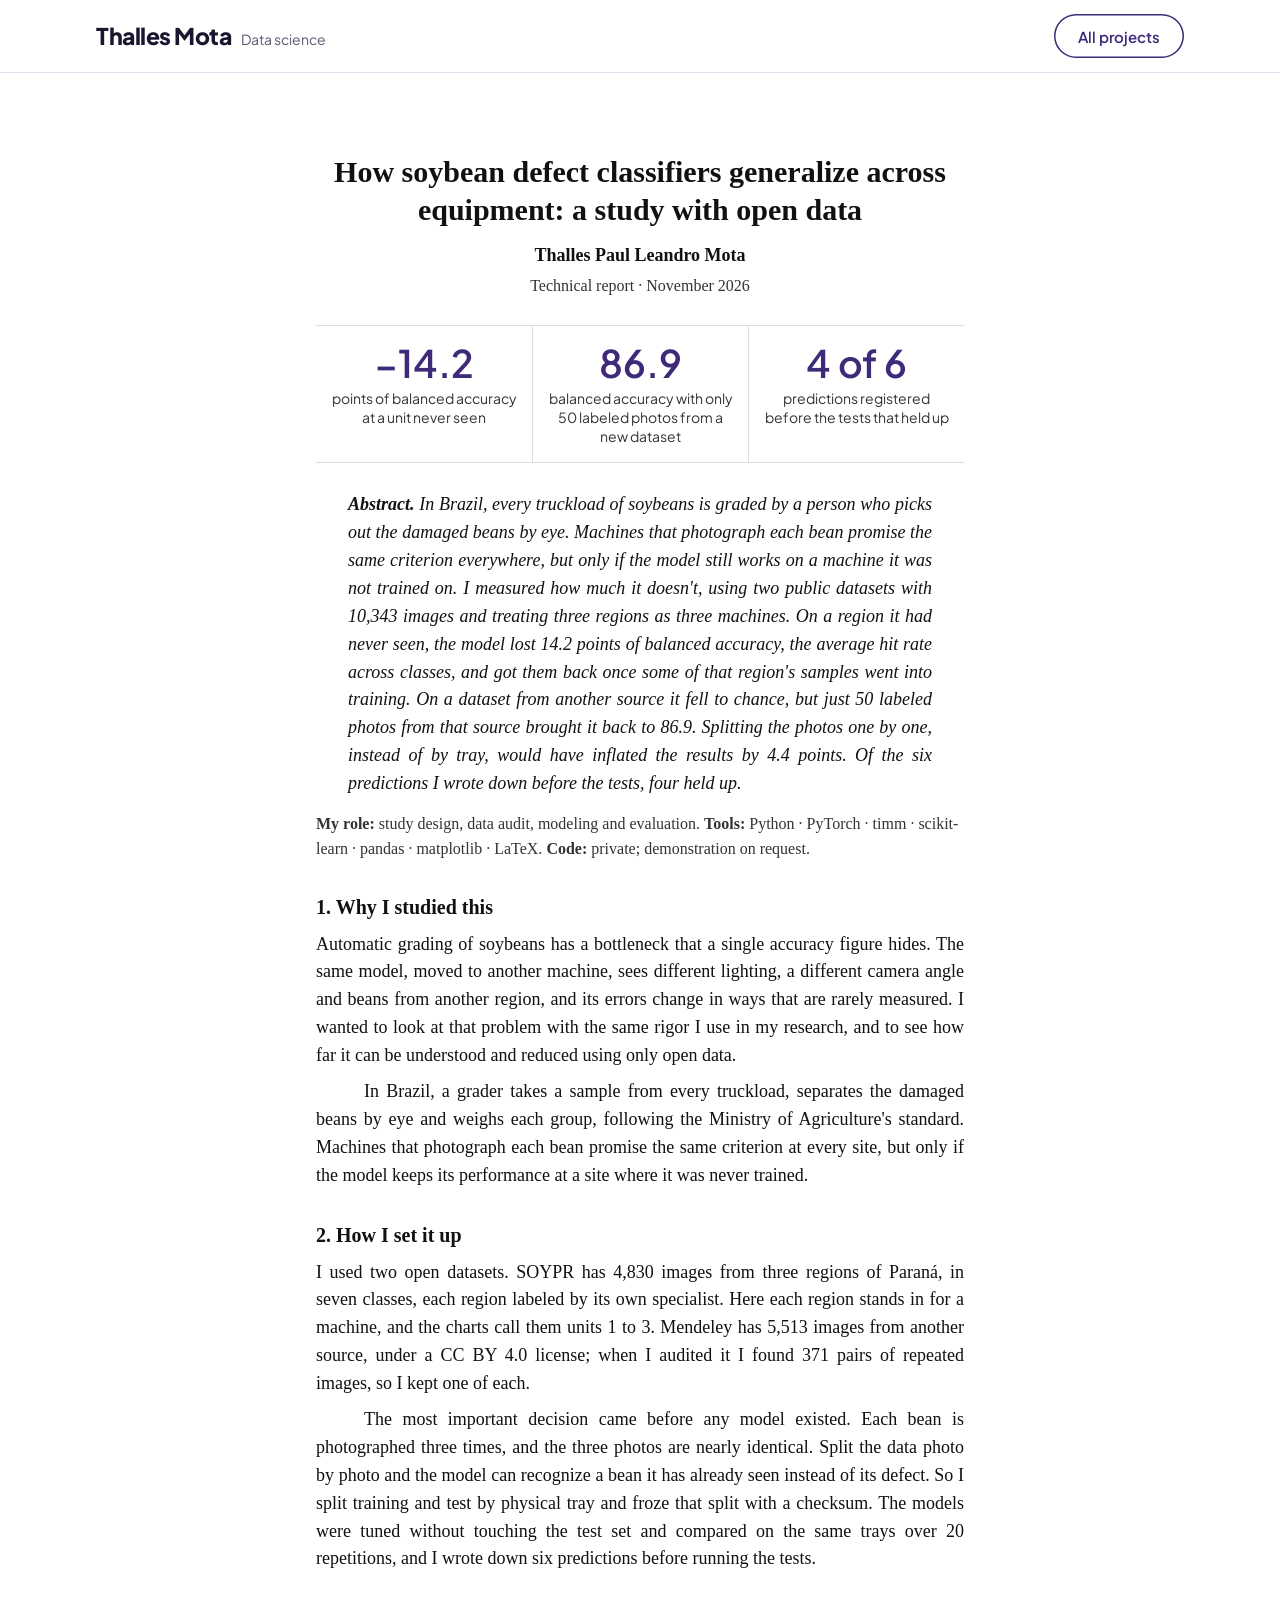
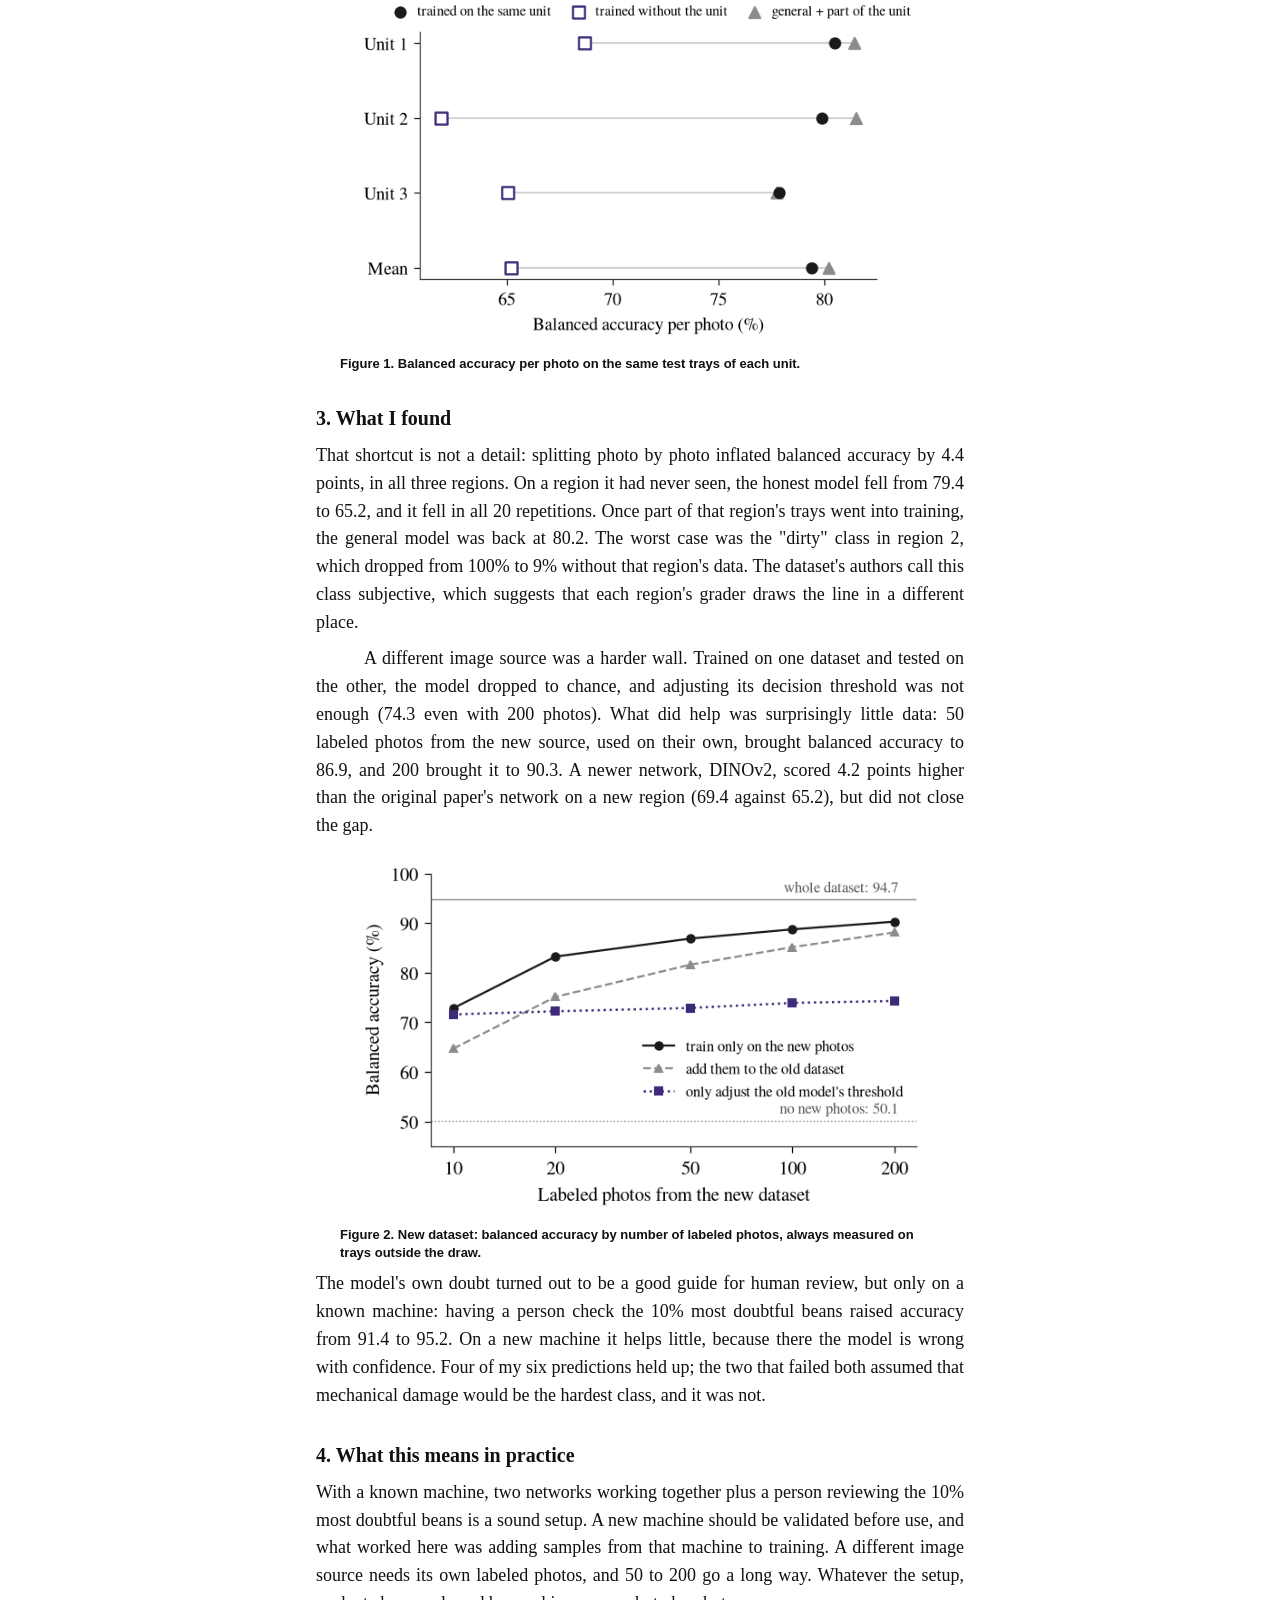
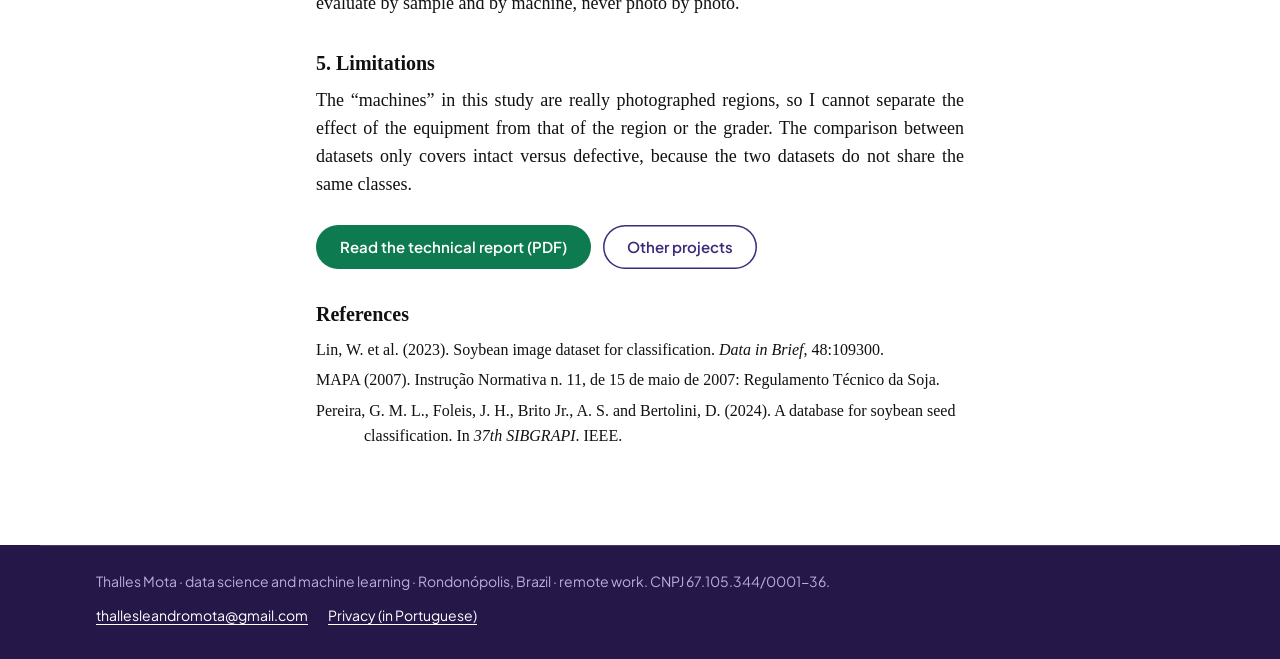
<file: portfolio/graos-de-soja/index.html>
<!doctype html>
<html lang="en">
<head>
  <meta charset="utf-8">
  <meta name="viewport" content="width=device-width, initial-scale=1">
  <title>Soybean defect classifiers across equipment | Thalles Mota</title>
  <meta name="description" content="Technical report: how much a soybean defect classifier loses on another machine and another image dataset, why, and how much new data brings the performance back.">
  <meta name="theme-color" content="#251848">
  <link rel="icon" href="../../favicon.ico" sizes="48x48">
  <link rel="icon" href="../../img/favicon.svg" type="image/svg+xml">
  <link rel="canonical" href="https://thallesmota.com/portfolio/graos-de-soja/">
  <meta property="og:type" content="article">
  <meta property="og:locale" content="en_US">
  <meta property="og:title" content="How soybean defect classifiers generalize across equipment: a study with open data">
  <meta property="og:description" content="Technical report: how much a soybean defect classifier loses on another machine and another image dataset, why, and how much new data brings the performance back.">
  <meta property="og:url" content="https://thallesmota.com/portfolio/graos-de-soja/">
  <meta property="og:image" content="https://thallesmota.com/portfolio/graos-de-soja/figura-unidade.png">
  <link rel="preload" href="../../fonts/plus-jakarta-sans.woff2" as="font" type="font/woff2" crossorigin>
  <link rel="stylesheet" href="../../css/style.css?v=20261122">
</head>
<body class="artigo">

  <a href="#conteudo" class="pular">Skip to content</a>

  <header class="topo">
    <div class="faixa">
      <a href="../../" class="marca">
        <span class="marca-nome">Thalles Mota</span>
        <span class="marca-area">Data science</span>
      </a>
      <div class="topo-acoes">
        <a href="../../#projetos" class="botao botao-linha">All projects</a>
      </div>
    </div>
  </header>

  <main id="conteudo">
    <article class="artigo-corpo">
      <h1>How soybean defect classifiers generalize across equipment: a study with open data</h1>
      <p class="artigo-autor">Thalles Paul Leandro Mota</p>
      <p class="artigo-meta">Technical report · November 2026</p>

      <div class="artigo-destaques">
        <div><b>−14.2</b><span>points of balanced accuracy at a unit never seen</span></div>
        <div><b>86.9</b><span>balanced accuracy with only 50 labeled photos from a new dataset</span></div>
        <div><b>4 of 6</b><span>predictions registered before the tests that held up</span></div>
      </div>
      <p class="artigo-resumo"><b>Abstract.</b> In Brazil, every truckload of soybeans is graded by a person who picks out the damaged beans by eye. Machines that photograph each bean promise the same criterion everywhere, but only if the model still works on a machine it was not trained on. I measured how much it doesn&#x27;t, using two public datasets with 10,343 images and treating three regions as three machines. On a region it had never seen, the model lost 14.2 points of balanced accuracy, the average hit rate across classes, and got them back once some of that region&#x27;s samples went into training. On a dataset from another source it fell to chance, but just 50 labeled photos from that source brought it back to 86.9. Splitting the photos one by one, instead of by tray, would have inflated the results by 4.4 points. Of the six predictions I wrote down before the tests, four held up.</p>
      <p class="artigo-ficha"><b>My role:</b> study design, data audit, modeling and evaluation. <b>Tools:</b> Python · PyTorch · timm · scikit-learn · pandas · matplotlib · LaTeX. <b>Code:</b> private; demonstration on request.</p>

      <h2>1. Why I studied this</h2>
      <p>Automatic grading of soybeans has a bottleneck that a single accuracy figure hides. The same model, moved to another machine, sees different lighting, a different camera angle and beans from another region, and its errors change in ways that are rarely measured. I wanted to look at that problem with the same rigor I use in my research, and to see how far it can be understood and reduced using only open data.</p>
      <p>In Brazil, a grader takes a sample from every truckload, separates the damaged beans by eye and weighs each group, following the Ministry of Agriculture's standard. Machines that photograph each bean promise the same criterion at every site, but only if the model keeps its performance at a site where it was never trained.</p>
      <h2>2. How I set it up</h2>
      <p>I used two open datasets. SOYPR has 4,830 images from three regions of Paraná, in seven classes, each region labeled by its own specialist. Here each region stands in for a machine, and the charts call them units 1 to 3. Mendeley has 5,513 images from another source, under a CC BY 4.0 license; when I audited it I found 371 pairs of repeated images, so I kept one of each.</p>
      <p>The most important decision came before any model existed. Each bean is photographed three times, and the three photos are nearly identical. Split the data photo by photo and the model can recognize a bean it has already seen instead of its defect. So I split training and test by physical tray and froze that split with a checksum. The models were tuned without touching the test set and compared on the same trays over 20 repetitions, and I wrote down six predictions before running the tests.</p>
      <figure class="artigo-figura">
        <img src="figura-unidade.png" width="656" height="401" alt="Chart: balanced accuracy per unit for the model trained on the unit, without it, and the general model with part of the unit." loading="lazy">
        <figcaption>Figure 1. Balanced accuracy per photo on the same test trays of each unit.</figcaption>
      </figure>
      <h2>3. What I found</h2>
      <p>That shortcut is not a detail: splitting photo by photo inflated balanced accuracy by 4.4 points, in all three regions. On a region it had never seen, the honest model fell from 79.4 to 65.2, and it fell in all 20 repetitions. Once part of that region's trays went into training, the general model was back at 80.2. The worst case was the "dirty" class in region 2, which dropped from 100% to 9% without that region's data. The dataset's authors call this class subjective, which suggests that each region's grader draws the line in a different place.</p>
      <p>A different image source was a harder wall. Trained on one dataset and tested on the other, the model dropped to chance, and adjusting its decision threshold was not enough (74.3 even with 200 photos). What did help was surprisingly little data: 50 labeled photos from the new source, used on their own, brought balanced accuracy to 86.9, and 200 brought it to 90.3. A newer network, DINOv2, scored 4.2 points higher than the original paper's network on a new region (69.4 against 65.2), but did not close the gap.</p>
      <figure class="artigo-figura">
        <img src="figura-poucas-fotos.png" width="617" height="382" alt="Chart: balanced accuracy on the new dataset by number of labeled photos, for three strategies." loading="lazy">
        <figcaption>Figure 2. New dataset: balanced accuracy by number of labeled photos, always measured on trays outside the draw.</figcaption>
      </figure>
      <p>The model's own doubt turned out to be a good guide for human review, but only on a known machine: having a person check the 10% most doubtful beans raised accuracy from 91.4 to 95.2. On a new machine it helps little, because there the model is wrong with confidence. Four of my six predictions held up; the two that failed both assumed that mechanical damage would be the hardest class, and it was not.</p>
      <h2>4. What this means in practice</h2>
      <p>With a known machine, two networks working together plus a person reviewing the 10% most doubtful beans is a sound setup. A new machine should be validated before use, and what worked here was adding samples from that machine to training. A different image source needs its own labeled photos, and 50 to 200 go a long way. Whatever the setup, evaluate by sample and by machine, never photo by photo.</p>
      <h2>5. Limitations</h2>
      <p>The “machines” in this study are really photographed regions, so I cannot separate the effect of the equipment from that of the region or the grader. The comparison between datasets only covers intact versus defective, because the two datasets do not share the same classes.</p>
      <div class="artigo-acoes">
        <a href="relatorio.pdf" class="botao botao-verde">Read the technical report (PDF)</a>
        <a href="../../#projetos" class="botao botao-linha">Other projects</a>
      </div>
      <h2>References</h2>
      <ol class="artigo-refs">
        <li>Lin, W. et al. (2023). Soybean image dataset for classification. <i>Data in Brief</i>, 48:109300.</li>
        <li>MAPA (2007). Instrução Normativa n. 11, de 15 de maio de 2007: Regulamento Técnico da Soja.</li>
        <li>Pereira, G. M. L., Foleis, J. H., Brito Jr., A. S. and Bertolini, D. (2024). A database for soybean seed classification. In <i>37th SIBGRAPI</i>. IEEE.</li>
      </ol>
    </article>
  </main>

  <footer class="rodape">
    <div class="faixa">
      <span>Thalles Mota · data science and machine learning · Rondonópolis, Brazil · remote work. CNPJ 67.105.344/0001-36.</span>
      <span class="rodape-links">
        <a href="mailto:thallesleandromota@gmail.com">thallesleandromota@gmail.com</a>
        <a href="../../privacidade.html">Privacy (in Portuguese)</a>
      </span>
    </div>
  </footer>

</body>
</html>
</file>
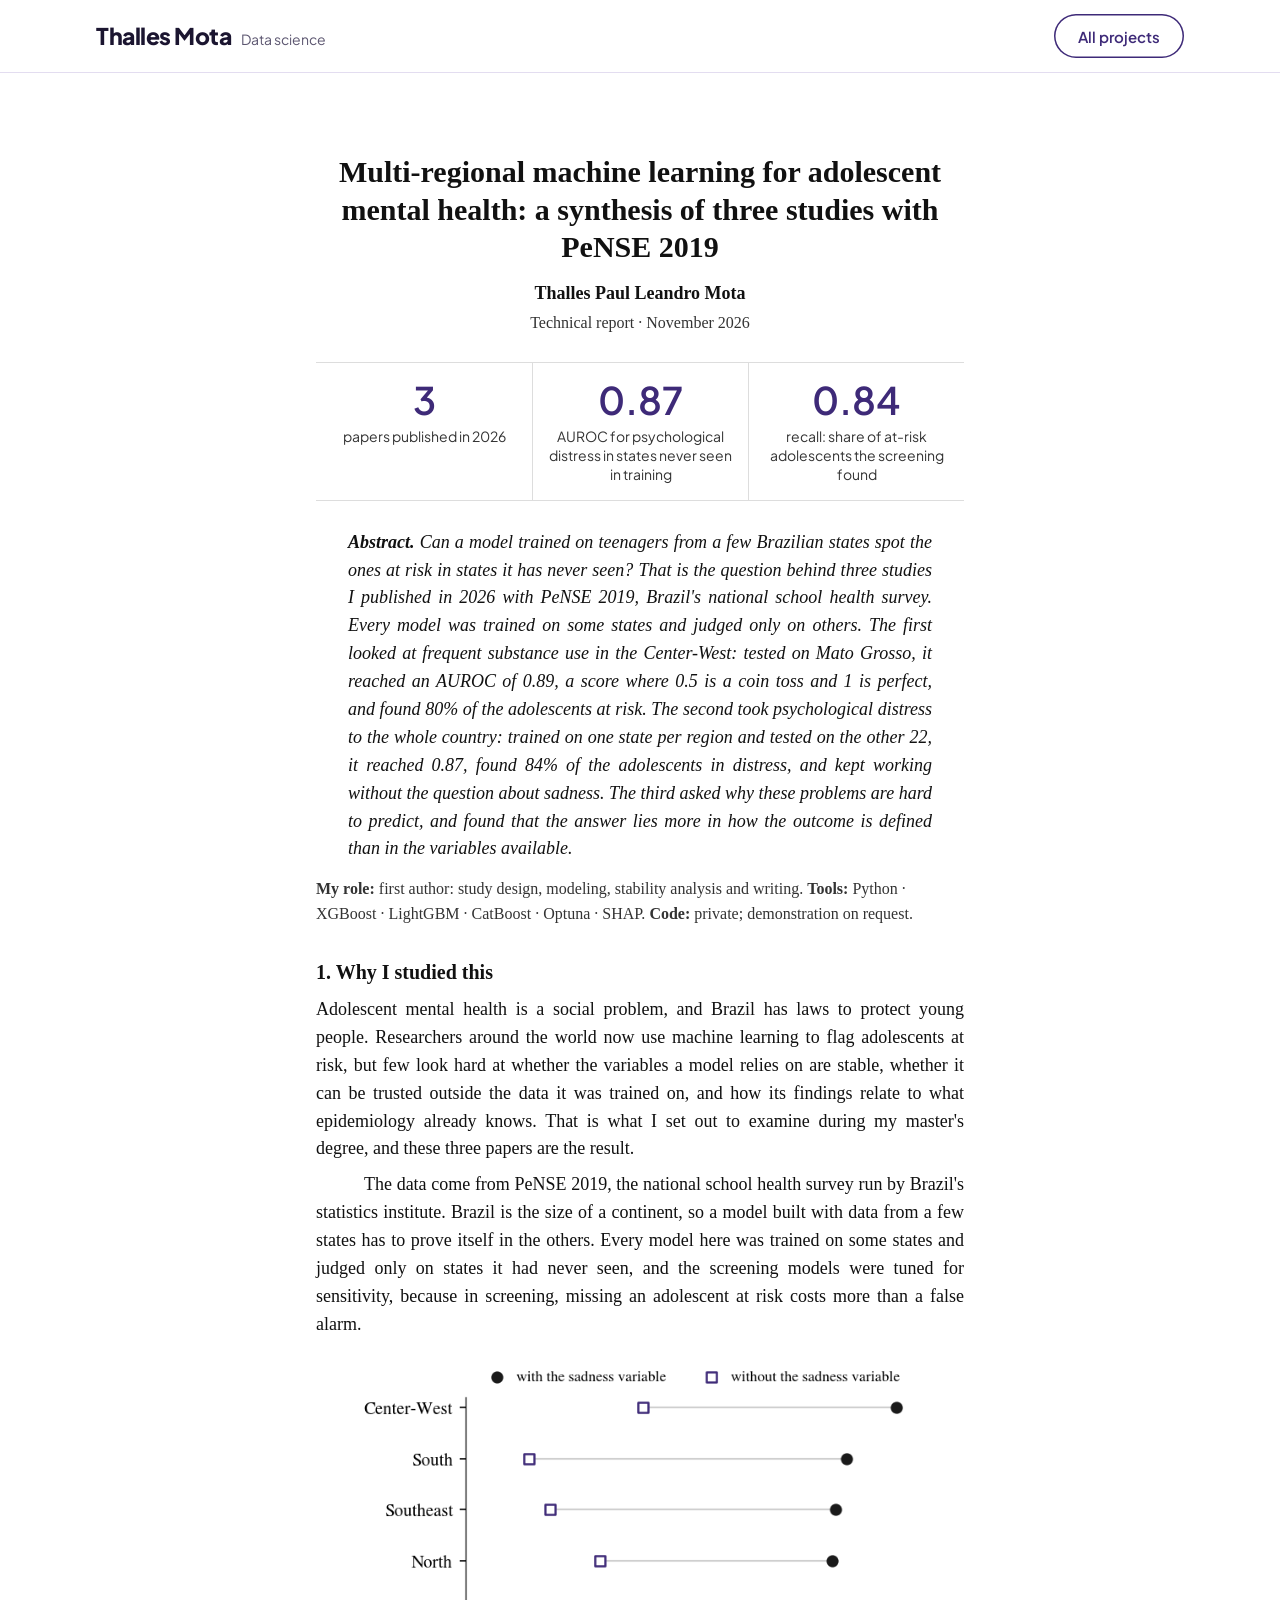
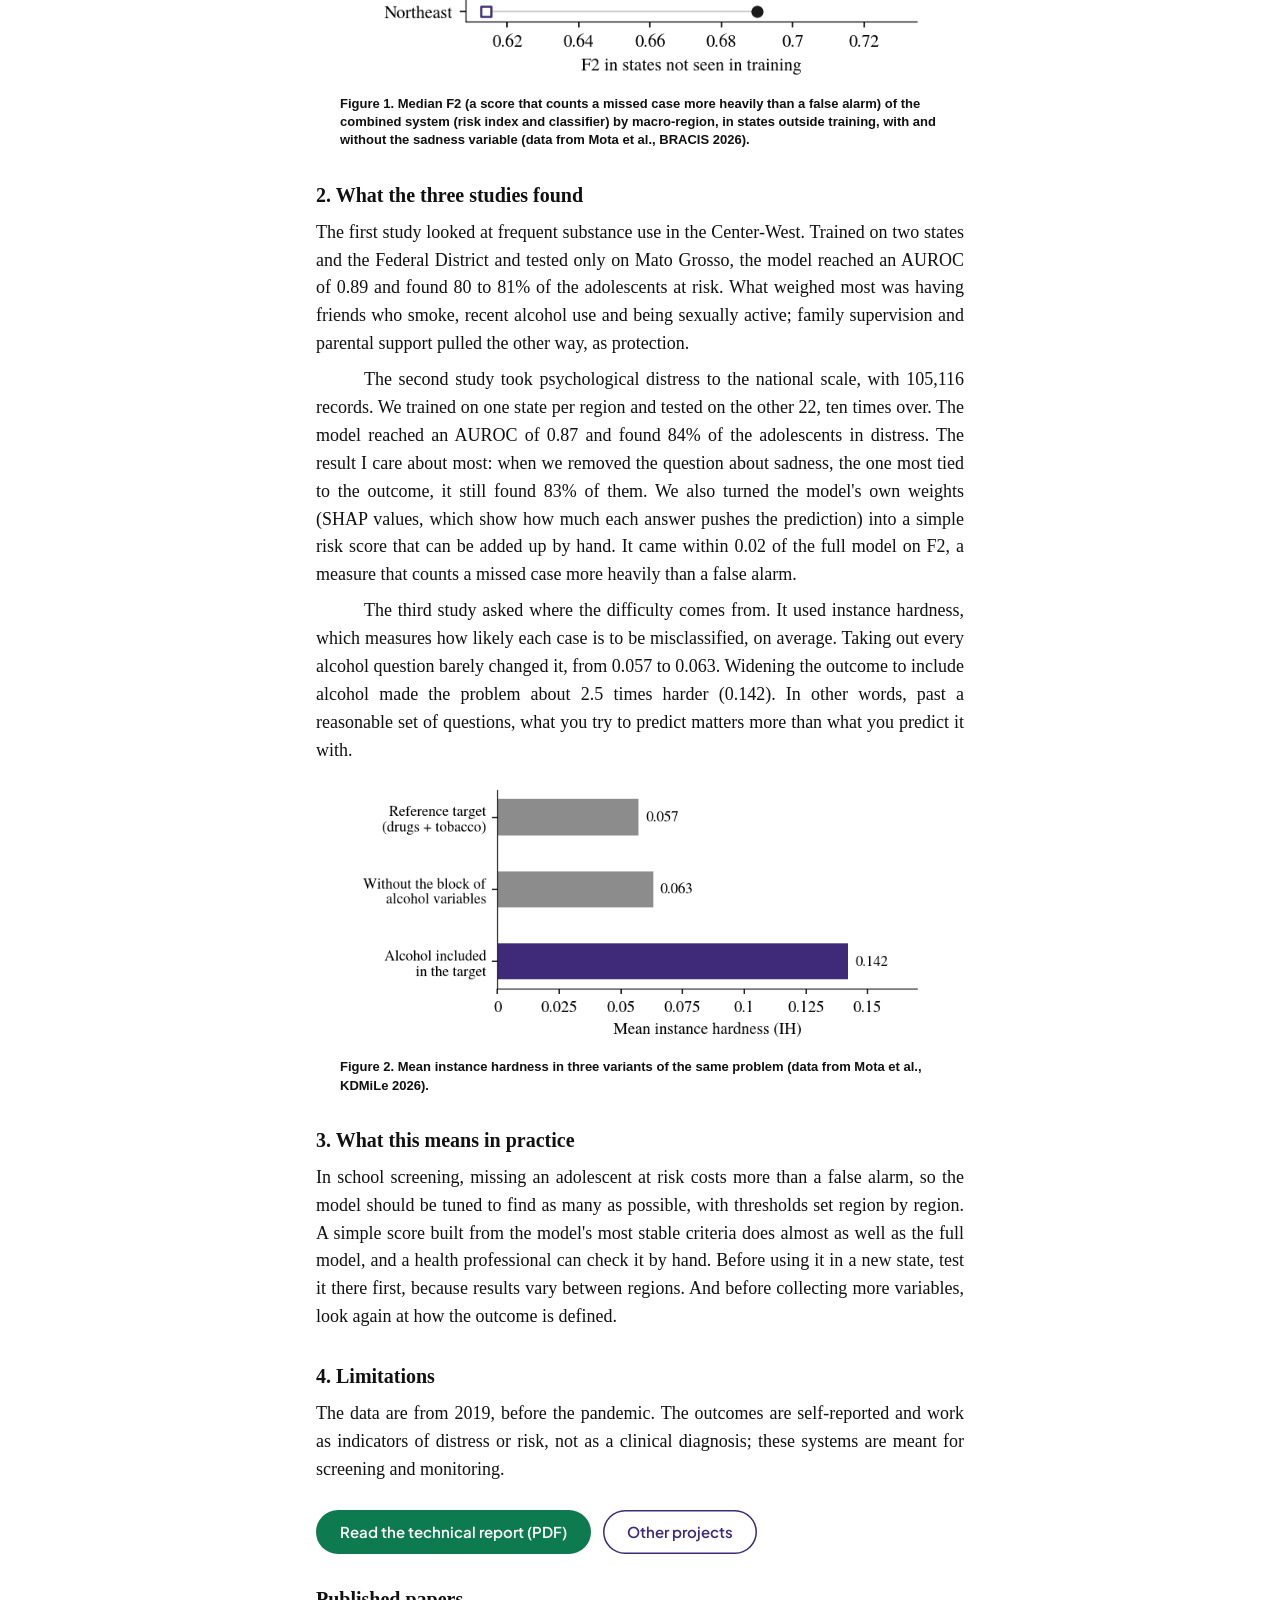
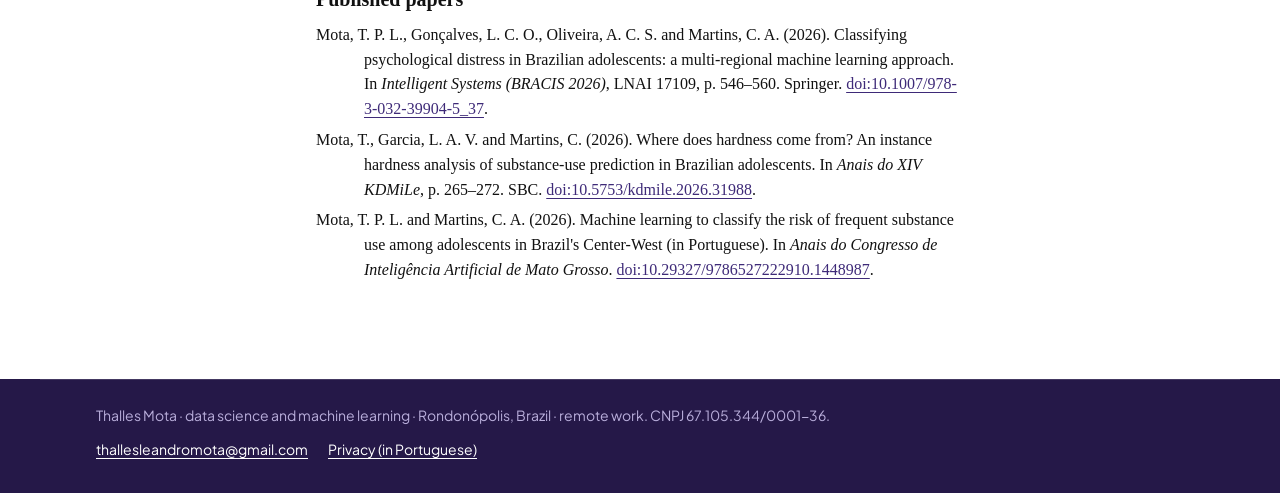
<file: portfolio/saude-mental-adolescentes/index.html>
<!doctype html>
<html lang="en">
<head>
  <meta charset="utf-8">
  <meta name="viewport" content="width=device-width, initial-scale=1">
  <title>Machine learning for adolescent mental health | Thalles Mota</title>
  <meta name="description" content="Synthesis of three studies published in 2026 (BRACIS, KDMiLe and the Mato Grosso AI congress) with Brazil&#x27;s school health survey, always evaluated in states the models never saw.">
  <meta name="theme-color" content="#251848">
  <link rel="icon" href="../../favicon.ico" sizes="48x48">
  <link rel="icon" href="../../img/favicon.svg" type="image/svg+xml">
  <link rel="canonical" href="https://thallesmota.com/portfolio/saude-mental-adolescentes/">
  <meta property="og:type" content="article">
  <meta property="og:locale" content="en_US">
  <meta property="og:title" content="Multi-regional machine learning for adolescent mental health: a synthesis of three studies with PeNSE 2019">
  <meta property="og:description" content="Synthesis of three studies published in 2026 (BRACIS, KDMiLe and the Mato Grosso AI congress) with Brazil&#x27;s school health survey, always evaluated in states the models never saw.">
  <meta property="og:url" content="https://thallesmota.com/portfolio/saude-mental-adolescentes/">
  <meta property="og:image" content="https://thallesmota.com/portfolio/saude-mental-adolescentes/figura-regioes.png">
  <link rel="preload" href="../../fonts/plus-jakarta-sans.woff2" as="font" type="font/woff2" crossorigin>
  <link rel="stylesheet" href="../../css/style.css?v=20261122">
</head>
<body class="artigo">

  <a href="#conteudo" class="pular">Skip to content</a>

  <header class="topo">
    <div class="faixa">
      <a href="../../" class="marca">
        <span class="marca-nome">Thalles Mota</span>
        <span class="marca-area">Data science</span>
      </a>
      <div class="topo-acoes">
        <a href="../../#projetos" class="botao botao-linha">All projects</a>
      </div>
    </div>
  </header>

  <main id="conteudo">
    <article class="artigo-corpo">
      <h1>Multi-regional machine learning for adolescent mental health: a synthesis of three studies with PeNSE 2019</h1>
      <p class="artigo-autor">Thalles Paul Leandro Mota</p>
      <p class="artigo-meta">Technical report · November 2026</p>

      <div class="artigo-destaques">
        <div><b>3</b><span>papers published in 2026</span></div>
        <div><b>0.87</b><span>AUROC for psychological distress in states never seen in training</span></div>
        <div><b>0.84</b><span>recall: share of at-risk adolescents the screening found</span></div>
      </div>
      <p class="artigo-resumo"><b>Abstract.</b> Can a model trained on teenagers from a few Brazilian states spot the ones at risk in states it has never seen? That is the question behind three studies I published in 2026 with PeNSE 2019, Brazil&#x27;s national school health survey. Every model was trained on some states and judged only on others. The first looked at frequent substance use in the Center-West: tested on Mato Grosso, it reached an AUROC of 0.89, a score where 0.5 is a coin toss and 1 is perfect, and found 80% of the adolescents at risk. The second took psychological distress to the whole country: trained on one state per region and tested on the other 22, it reached 0.87, found 84% of the adolescents in distress, and kept working without the question about sadness. The third asked why these problems are hard to predict, and found that the answer lies more in how the outcome is defined than in the variables available.</p>
      <p class="artigo-ficha"><b>My role:</b> first author: study design, modeling, stability analysis and writing. <b>Tools:</b> Python · XGBoost · LightGBM · CatBoost · Optuna · SHAP. <b>Code:</b> private; demonstration on request.</p>

      <h2>1. Why I studied this</h2>
      <p>Adolescent mental health is a social problem, and Brazil has laws to protect young people. Researchers around the world now use machine learning to flag adolescents at risk, but few look hard at whether the variables a model relies on are stable, whether it can be trusted outside the data it was trained on, and how its findings relate to what epidemiology already knows. That is what I set out to examine during my master's degree, and these three papers are the result.</p>
      <p>The data come from PeNSE 2019, the national school health survey run by Brazil's statistics institute. Brazil is the size of a continent, so a model built with data from a few states has to prove itself in the others. Every model here was trained on some states and judged only on states it had never seen, and the screening models were tuned for sensitivity, because in screening, missing an adolescent at risk costs more than a false alarm.</p>
      <figure class="artigo-figura">
        <img src="figura-regioes.png" width="663" height="376" alt="Chart: F2 by macro-region in states outside training, with and without the sadness variable." loading="lazy">
        <figcaption>Figure 1. Median F2 (a score that counts a missed case more heavily than a false alarm) of the combined system (risk index and classifier) by macro-region, in states outside training, with and without the sadness variable (data from Mota et al., BRACIS 2026).</figcaption>
      </figure>
      <h2>2. What the three studies found</h2>
      <p>The first study looked at frequent substance use in the Center-West. Trained on two states and the Federal District and tested only on Mato Grosso, the model reached an AUROC of 0.89 and found 80 to 81% of the adolescents at risk. What weighed most was having friends who smoke, recent alcohol use and being sexually active; family supervision and parental support pulled the other way, as protection.</p>
      <p>The second study took psychological distress to the national scale, with 105,116 records. We trained on one state per region and tested on the other 22, ten times over. The model reached an AUROC of 0.87 and found 84% of the adolescents in distress. The result I care about most: when we removed the question about sadness, the one most tied to the outcome, it still found 83% of them. We also turned the model's own weights (SHAP values, which show how much each answer pushes the prediction) into a simple risk score that can be added up by hand. It came within 0.02 of the full model on F2, a measure that counts a missed case more heavily than a false alarm.</p>
      <p>The third study asked where the difficulty comes from. It used instance hardness, which measures how likely each case is to be misclassified, on average. Taking out every alcohol question barely changed it, from 0.057 to 0.063. Widening the outcome to include alcohol made the problem about 2.5 times harder (0.142). In other words, past a reasonable set of questions, what you try to predict matters more than what you predict it with.</p>
      <figure class="artigo-figura">
        <img src="figura-dificuldade.png" width="714" height="325" alt="Chart: mean instance hardness in three variants of the same problem." loading="lazy">
        <figcaption>Figure 2. Mean instance hardness in three variants of the same problem (data from Mota et al., KDMiLe 2026).</figcaption>
      </figure>
      <h2>3. What this means in practice</h2>
      <p>In school screening, missing an adolescent at risk costs more than a false alarm, so the model should be tuned to find as many as possible, with thresholds set region by region. A simple score built from the model's most stable criteria does almost as well as the full model, and a health professional can check it by hand. Before using it in a new state, test it there first, because results vary between regions. And before collecting more variables, look again at how the outcome is defined.</p>
      <h2>4. Limitations</h2>
      <p>The data are from 2019, before the pandemic. The outcomes are self-reported and work as indicators of distress or risk, not as a clinical diagnosis; these systems are meant for screening and monitoring.</p>
      <div class="artigo-acoes">
        <a href="relatorio.pdf" class="botao botao-verde">Read the technical report (PDF)</a>
        <a href="../../#projetos" class="botao botao-linha">Other projects</a>
      </div>
      <h2>Published papers</h2>
      <ol class="artigo-refs">
        <li>Mota, T. P. L., Gonçalves, L. C. O., Oliveira, A. C. S. and Martins, C. A. (2026). Classifying psychological distress in Brazilian adolescents: a multi-regional machine learning approach. In <i>Intelligent Systems (BRACIS 2026)</i>, LNAI 17109, p. 546–560. Springer. <a href="https://doi.org/10.1007/978-3-032-39904-5_37">doi:10.1007/978-3-032-39904-5_37</a>.</li>
        <li>Mota, T., Garcia, L. A. V. and Martins, C. (2026). Where does hardness come from? An instance hardness analysis of substance-use prediction in Brazilian adolescents. In <i>Anais do XIV KDMiLe</i>, p. 265–272. SBC. <a href="https://doi.org/10.5753/kdmile.2026.31988">doi:10.5753/kdmile.2026.31988</a>.</li>
        <li>Mota, T. P. L. and Martins, C. A. (2026). Machine learning to classify the risk of frequent substance use among adolescents in Brazil's Center-West (in Portuguese). In <i>Anais do Congresso de Inteligência Artificial de Mato Grosso</i>. <a href="https://doi.org/10.29327/9786527222910.1448987">doi:10.29327/9786527222910.1448987</a>.</li>
      </ol>
    </article>
  </main>

  <footer class="rodape">
    <div class="faixa">
      <span>Thalles Mota · data science and machine learning · Rondonópolis, Brazil · remote work. CNPJ 67.105.344/0001-36.</span>
      <span class="rodape-links">
        <a href="mailto:thallesleandromota@gmail.com">thallesleandromota@gmail.com</a>
        <a href="../../privacidade.html">Privacy (in Portuguese)</a>
      </span>
    </div>
  </footer>

</body>
</html>
</file>
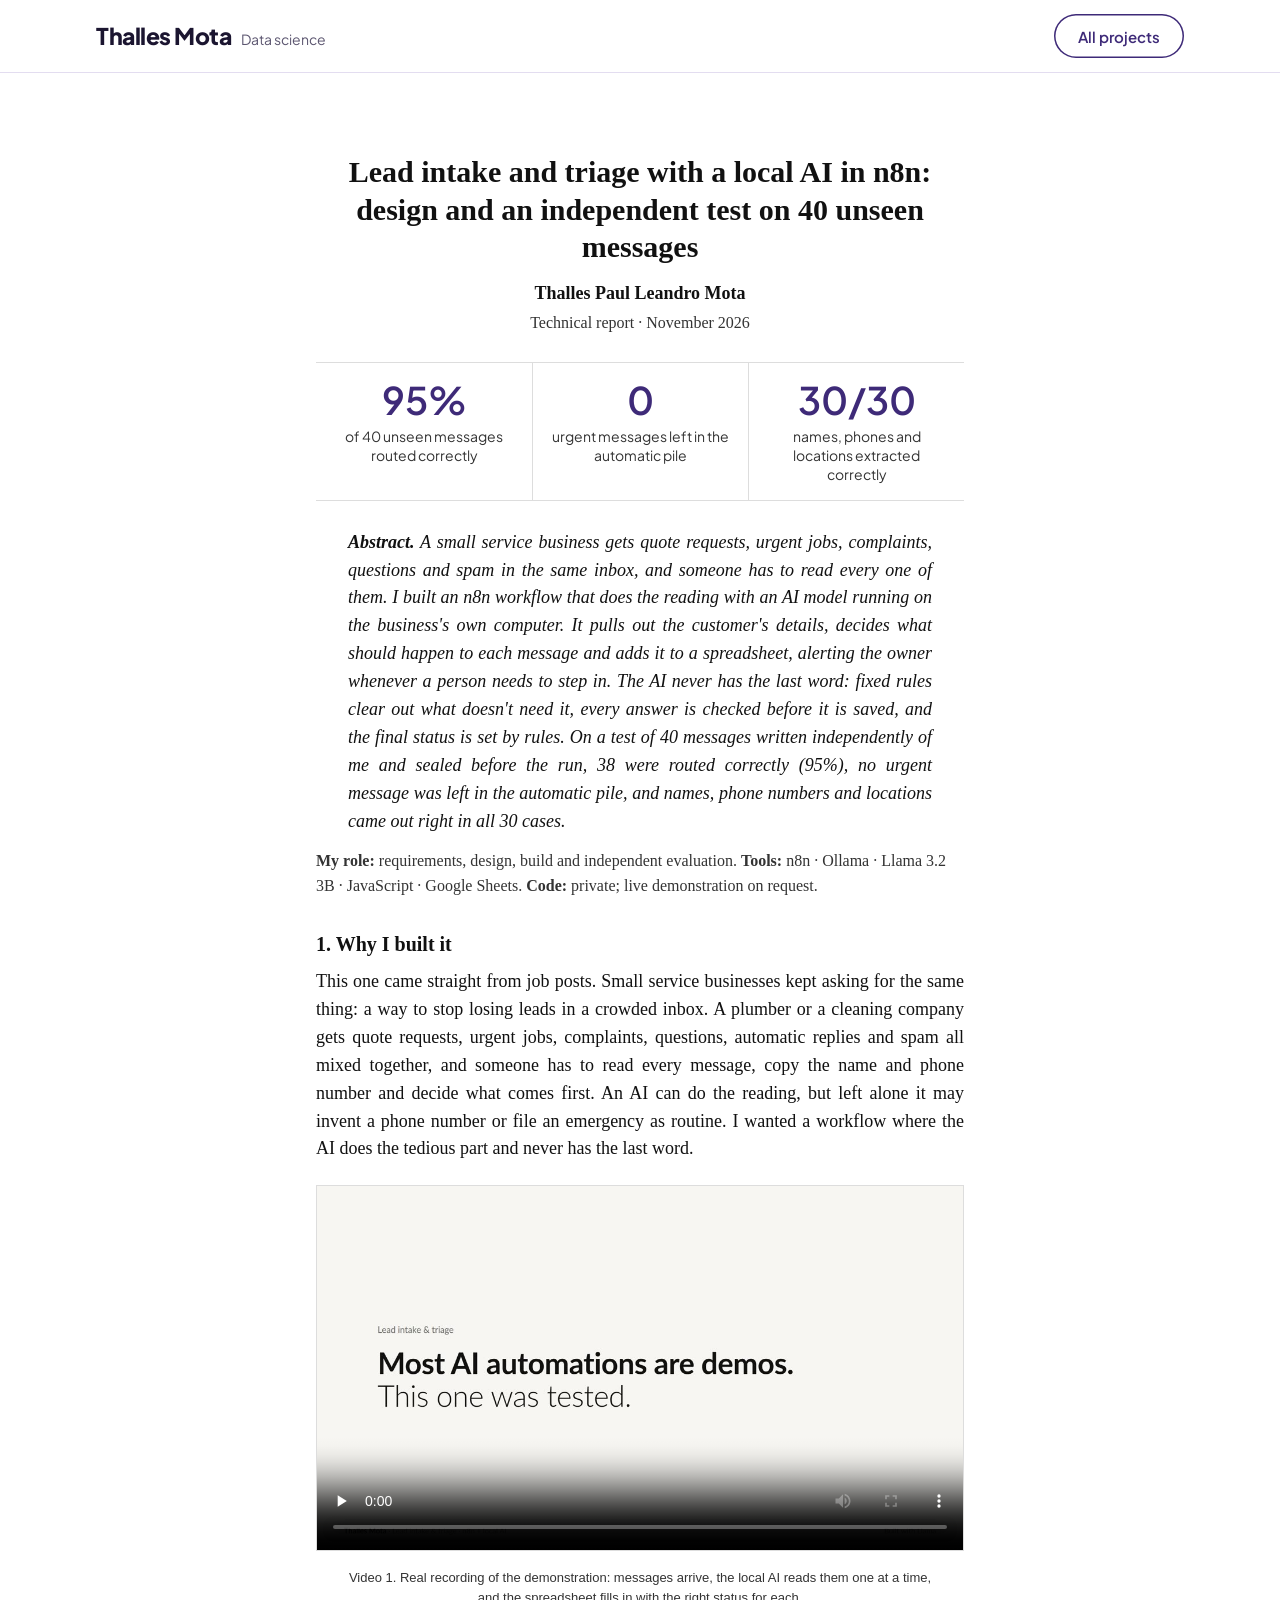
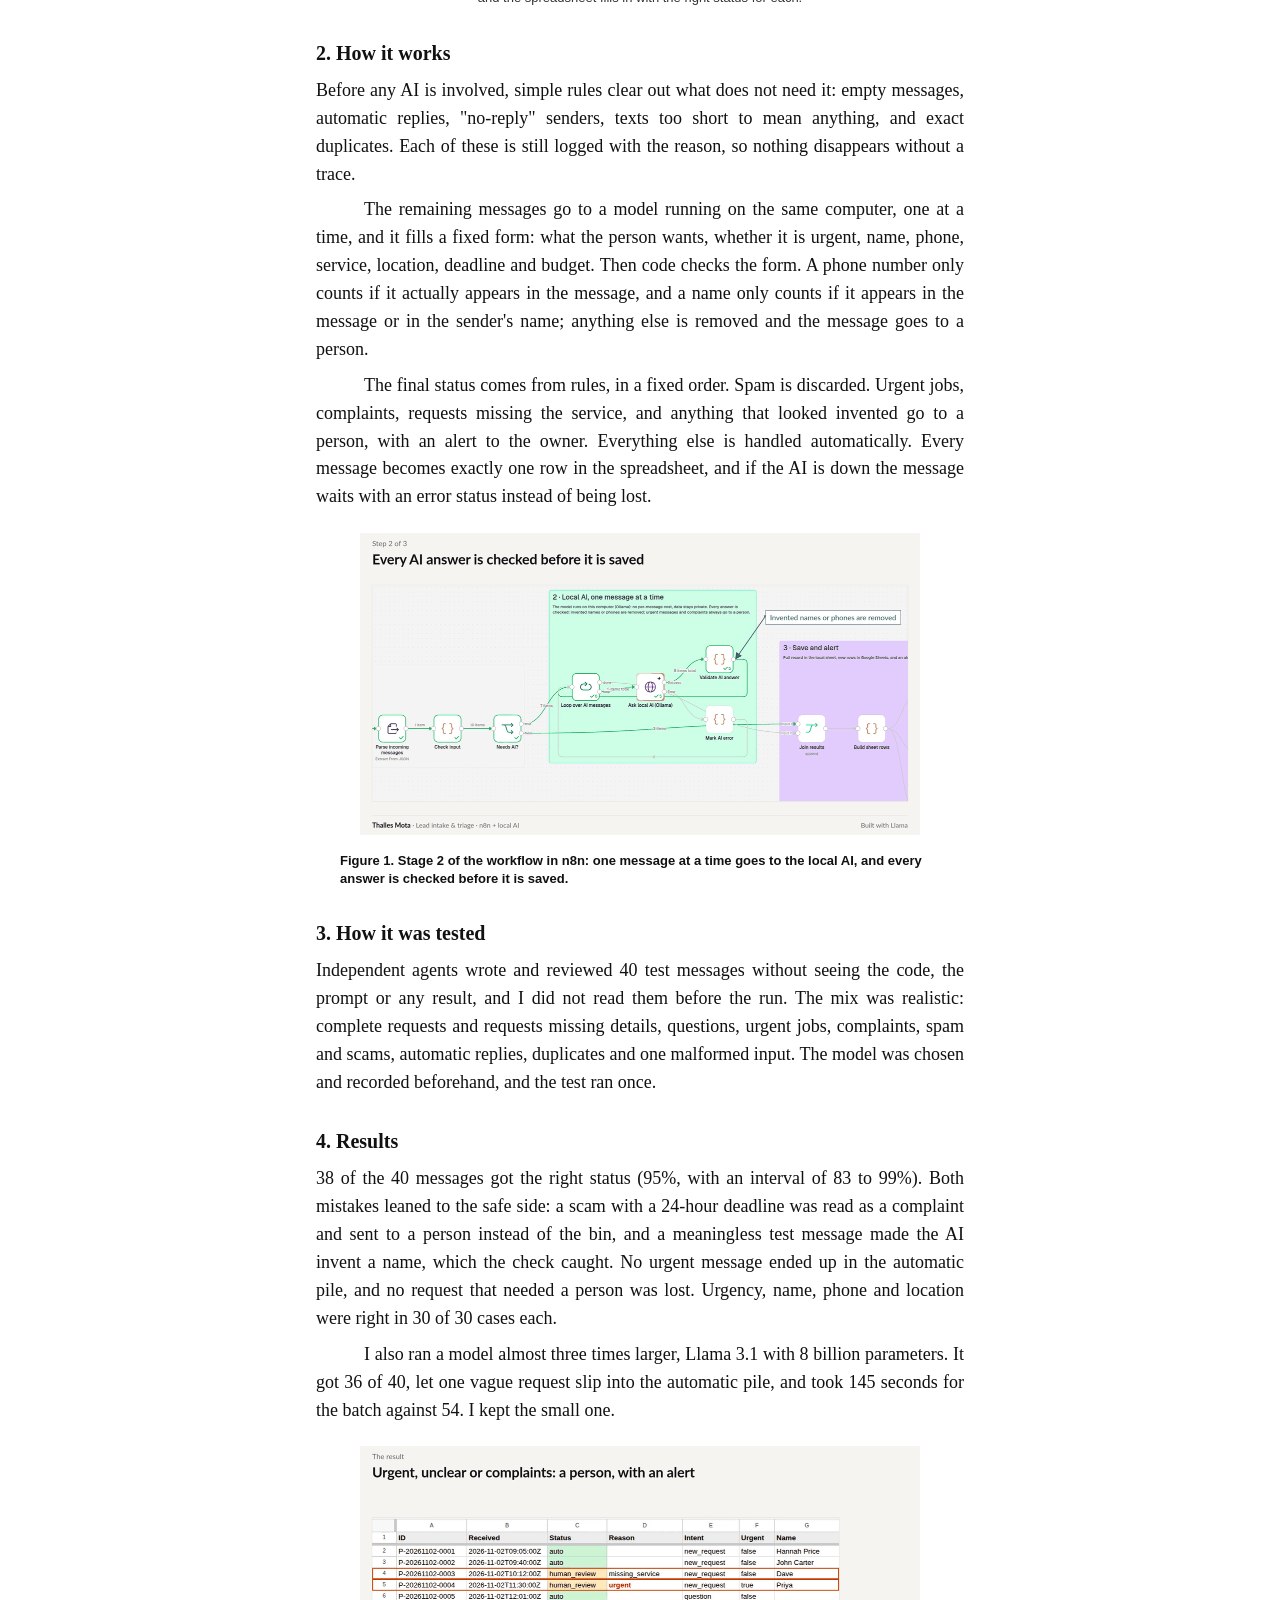
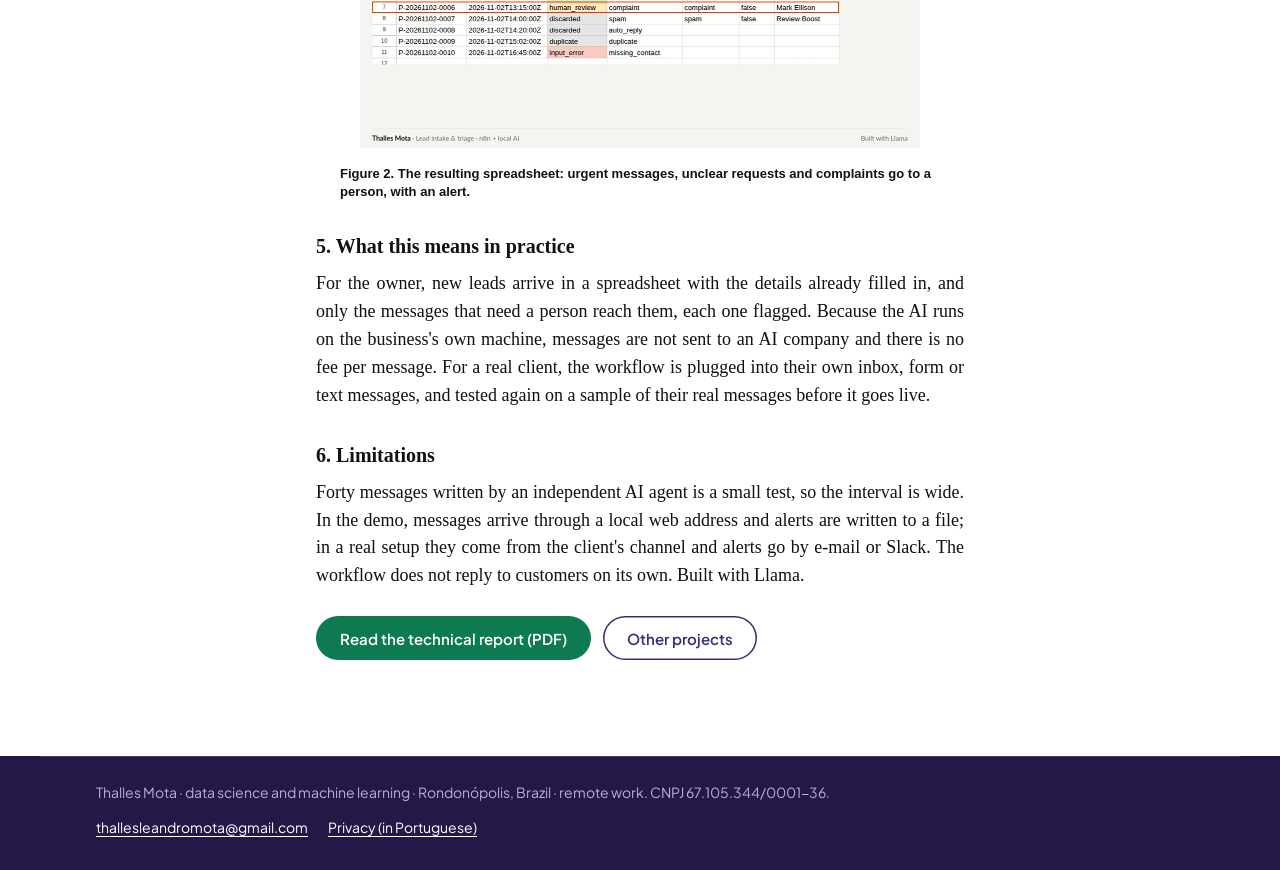
<file: portfolio/triagem-de-mensagens/index.html>
<!doctype html>
<html lang="en">
<head>
  <meta charset="utf-8">
  <meta name="viewport" content="width=device-width, initial-scale=1">
  <title>Lead intake and triage with a local AI | Thalles Mota</title>
  <meta name="description" content="An n8n workflow that reads incoming customer messages with a local AI, fills a spreadsheet and alerts the owner when a person is needed. Independent test: 95% of 40 messages routed correctly.">
  <meta name="theme-color" content="#251848">
  <link rel="icon" href="../../favicon.ico" sizes="48x48">
  <link rel="icon" href="../../img/favicon.svg" type="image/svg+xml">
  <link rel="canonical" href="https://thallesmota.com/portfolio/triagem-de-mensagens/">
  <meta property="og:type" content="article">
  <meta property="og:locale" content="en_US">
  <meta property="og:title" content="Lead intake and triage with a local AI in n8n: design and an independent test on 40 unseen messages">
  <meta property="og:description" content="An n8n workflow that reads incoming customer messages with a local AI, fills a spreadsheet and alerts the owner when a person is needed. Independent test: 95% of 40 messages routed correctly.">
  <meta property="og:url" content="https://thallesmota.com/portfolio/triagem-de-mensagens/">
  <meta property="og:image" content="https://thallesmota.com/portfolio/triagem-de-mensagens/figura-planilha.png">
  <link rel="preload" href="../../fonts/plus-jakarta-sans.woff2" as="font" type="font/woff2" crossorigin>
  <link rel="stylesheet" href="../../css/style.css?v=20261122">
</head>
<body class="artigo">

  <a href="#conteudo" class="pular">Skip to content</a>

  <header class="topo">
    <div class="faixa">
      <a href="../../" class="marca">
        <span class="marca-nome">Thalles Mota</span>
        <span class="marca-area">Data science</span>
      </a>
      <div class="topo-acoes">
        <a href="../../#projetos" class="botao botao-linha">All projects</a>
      </div>
    </div>
  </header>

  <main id="conteudo">
    <article class="artigo-corpo">
      <h1>Lead intake and triage with a local AI in n8n: design and an independent test on 40 unseen messages</h1>
      <p class="artigo-autor">Thalles Paul Leandro Mota</p>
      <p class="artigo-meta">Technical report · November 2026</p>

      <div class="artigo-destaques">
        <div><b>95%</b><span>of 40 unseen messages routed correctly</span></div>
        <div><b>0</b><span>urgent messages left in the automatic pile</span></div>
        <div><b>30/30</b><span>names, phones and locations extracted correctly</span></div>
      </div>
      <p class="artigo-resumo"><b>Abstract.</b> A small service business gets quote requests, urgent jobs, complaints, questions and spam in the same inbox, and someone has to read every one of them. I built an n8n workflow that does the reading with an AI model running on the business&#x27;s own computer. It pulls out the customer&#x27;s details, decides what should happen to each message and adds it to a spreadsheet, alerting the owner whenever a person needs to step in. The AI never has the last word: fixed rules clear out what doesn&#x27;t need it, every answer is checked before it is saved, and the final status is set by rules. On a test of 40 messages written independently of me and sealed before the run, 38 were routed correctly (95%), no urgent message was left in the automatic pile, and names, phone numbers and locations came out right in all 30 cases.</p>
      <p class="artigo-ficha"><b>My role:</b> requirements, design, build and independent evaluation. <b>Tools:</b> n8n · Ollama · Llama 3.2 3B · JavaScript · Google Sheets. <b>Code:</b> private; live demonstration on request.</p>

      <h2>1. Why I built it</h2>
      <p>This one came straight from job posts. Small service businesses kept asking for the same thing: a way to stop losing leads in a crowded inbox. A plumber or a cleaning company gets quote requests, urgent jobs, complaints, questions, automatic replies and spam all mixed together, and someone has to read every message, copy the name and phone number and decide what comes first. An AI can do the reading, but left alone it may invent a phone number or file an emergency as routine. I wanted a workflow where the AI does the tedious part and never has the last word.</p>
      <figure class="artigo-video">
        <video controls preload="none" poster="video-triagem-capa.jpg" width="1920" height="1080"><source src="video-triagem.mp4" type="video/mp4"></video>
        <figcaption>Video 1. Real recording of the demonstration: messages arrive, the local AI reads them one at a time, and the spreadsheet fills in with the right status for each.</figcaption>
      </figure>
      <h2>2. How it works</h2>
      <p>Before any AI is involved, simple rules clear out what does not need it: empty messages, automatic replies, "no-reply" senders, texts too short to mean anything, and exact duplicates. Each of these is still logged with the reason, so nothing disappears without a trace.</p>
      <p>The remaining messages go to a model running on the same computer, one at a time, and it fills a fixed form: what the person wants, whether it is urgent, name, phone, service, location, deadline and budget. Then code checks the form. A phone number only counts if it actually appears in the message, and a name only counts if it appears in the message or in the sender's name; anything else is removed and the message goes to a person.</p>
      <p>The final status comes from rules, in a fixed order. Spam is discarded. Urgent jobs, complaints, requests missing the service, and anything that looked invented go to a person, with an alert to the owner. Everything else is handled automatically. Every message becomes exactly one row in the spreadsheet, and if the AI is down the message waits with an error status instead of being lost.</p>
      <figure class="artigo-figura">
        <img src="figura-fluxo.png" width="1120" height="603" alt="Screenshot of the n8n workflow: messages go one at a time to the local AI, and each answer is checked." loading="lazy">
        <figcaption>Figure 1. Stage 2 of the workflow in n8n: one message at a time goes to the local AI, and every answer is checked before it is saved.</figcaption>
      </figure>
      <h2>3. How it was tested</h2>
      <p>Independent agents wrote and reviewed 40 test messages without seeing the code, the prompt or any result, and I did not read them before the run. The mix was realistic: complete requests and requests missing details, questions, urgent jobs, complaints, spam and scams, automatic replies, duplicates and one malformed input. The model was chosen and recorded beforehand, and the test ran once.</p>
      <h2>4. Results</h2>
      <p>38 of the 40 messages got the right status (95%, with an interval of 83 to 99%). Both mistakes leaned to the safe side: a scam with a 24-hour deadline was read as a complaint and sent to a person instead of the bin, and a meaningless test message made the AI invent a name, which the check caught. No urgent message ended up in the automatic pile, and no request that needed a person was lost. Urgency, name, phone and location were right in 30 of 30 cases each.</p>
      <p>I also ran a model almost three times larger, Llama 3.1 with 8 billion parameters. It got 36 of 40, let one vague request slip into the automatic pile, and took 145 seconds for the batch against 54. I kept the small one.</p>
      <figure class="artigo-figura">
        <img src="figura-planilha.png" width="1120" height="603" alt="Screenshot of the resulting spreadsheet, with urgent and unclear messages marked for review." loading="lazy">
        <figcaption>Figure 2. The resulting spreadsheet: urgent messages, unclear requests and complaints go to a person, with an alert.</figcaption>
      </figure>
      <h2>5. What this means in practice</h2>
      <p>For the owner, new leads arrive in a spreadsheet with the details already filled in, and only the messages that need a person reach them, each one flagged. Because the AI runs on the business's own machine, messages are not sent to an AI company and there is no fee per message. For a real client, the workflow is plugged into their own inbox, form or text messages, and tested again on a sample of their real messages before it goes live.</p>
      <h2>6. Limitations</h2>
      <p>Forty messages written by an independent AI agent is a small test, so the interval is wide. In the demo, messages arrive through a local web address and alerts are written to a file; in a real setup they come from the client's channel and alerts go by e-mail or Slack. The workflow does not reply to customers on its own. Built with Llama.</p>
      <div class="artigo-acoes">
        <a href="relatorio.pdf" class="botao botao-verde">Read the technical report (PDF)</a>
        <a href="../../#projetos" class="botao botao-linha">Other projects</a>
      </div>
    </article>
  </main>

  <footer class="rodape">
    <div class="faixa">
      <span>Thalles Mota · data science and machine learning · Rondonópolis, Brazil · remote work. CNPJ 67.105.344/0001-36.</span>
      <span class="rodape-links">
        <a href="mailto:thallesleandromota@gmail.com">thallesleandromota@gmail.com</a>
        <a href="../../privacidade.html">Privacy (in Portuguese)</a>
      </span>
    </div>
  </footer>

</body>
</html>
</file>
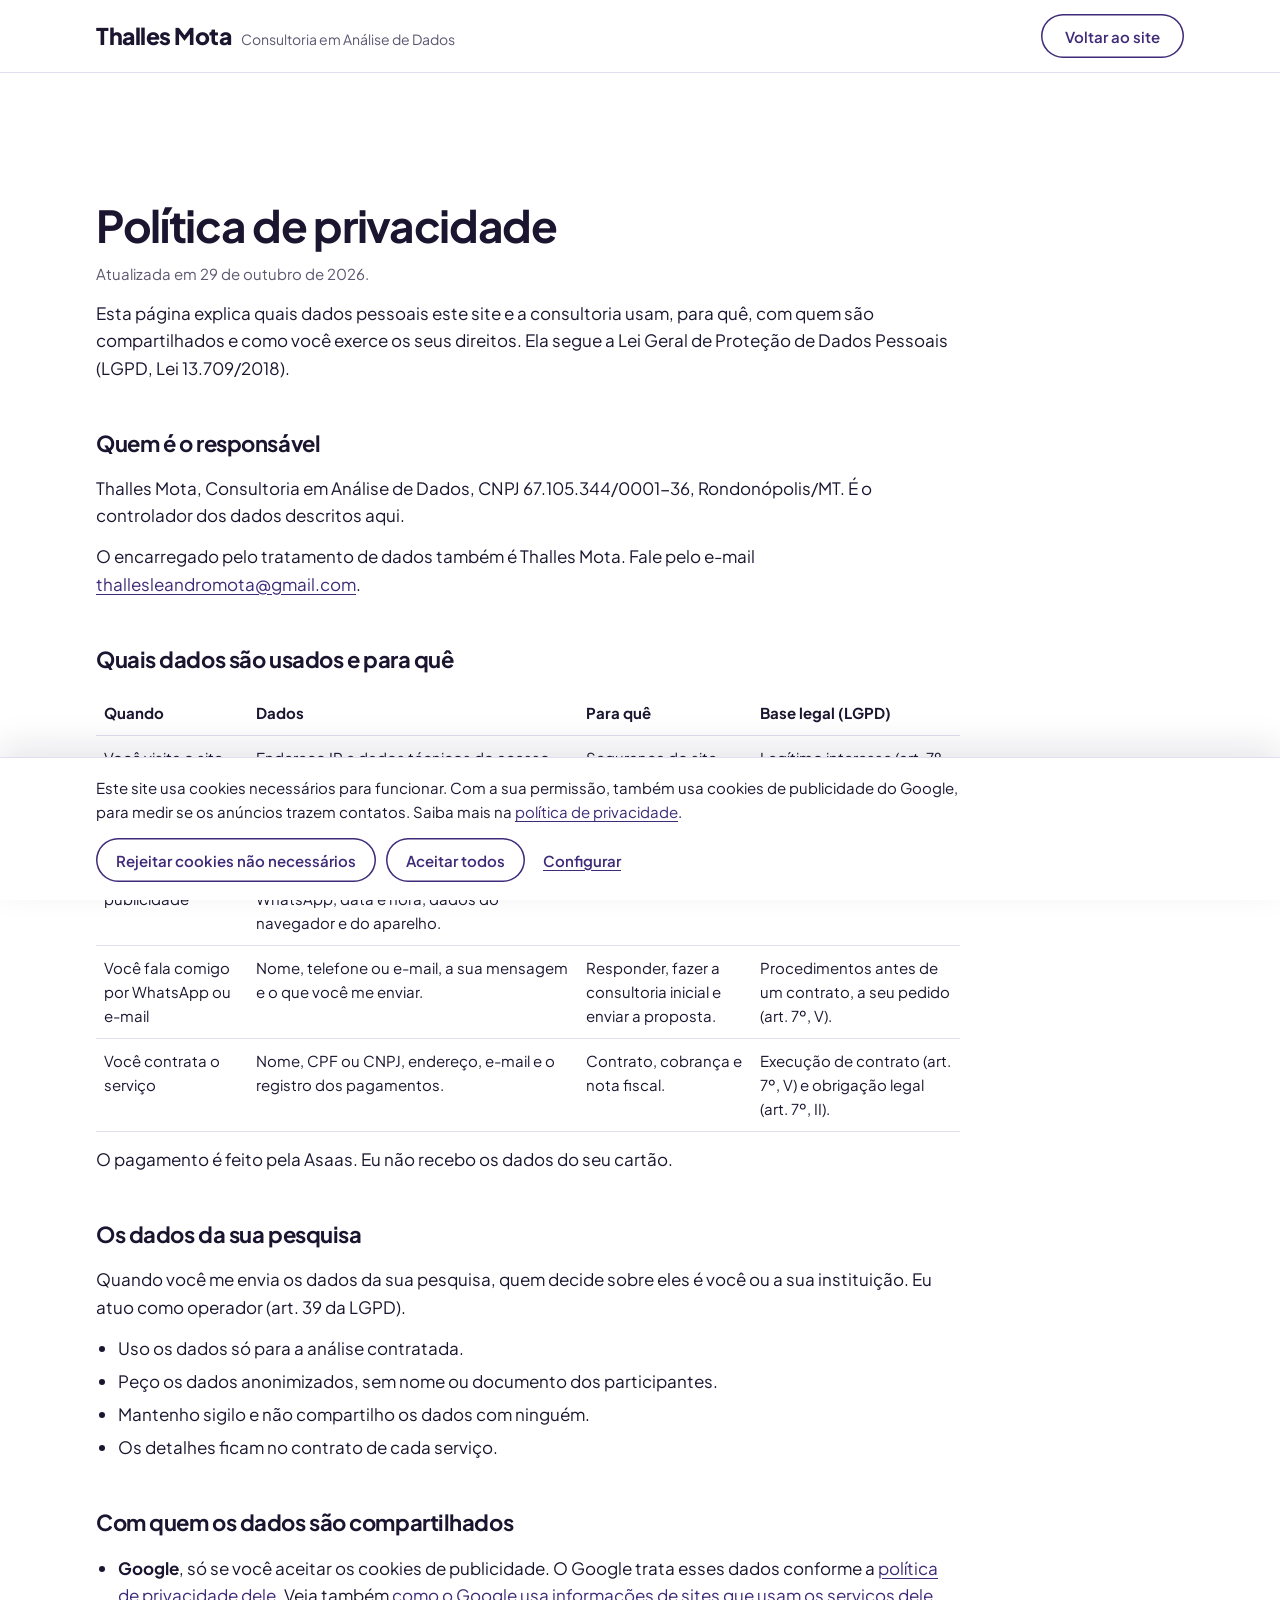
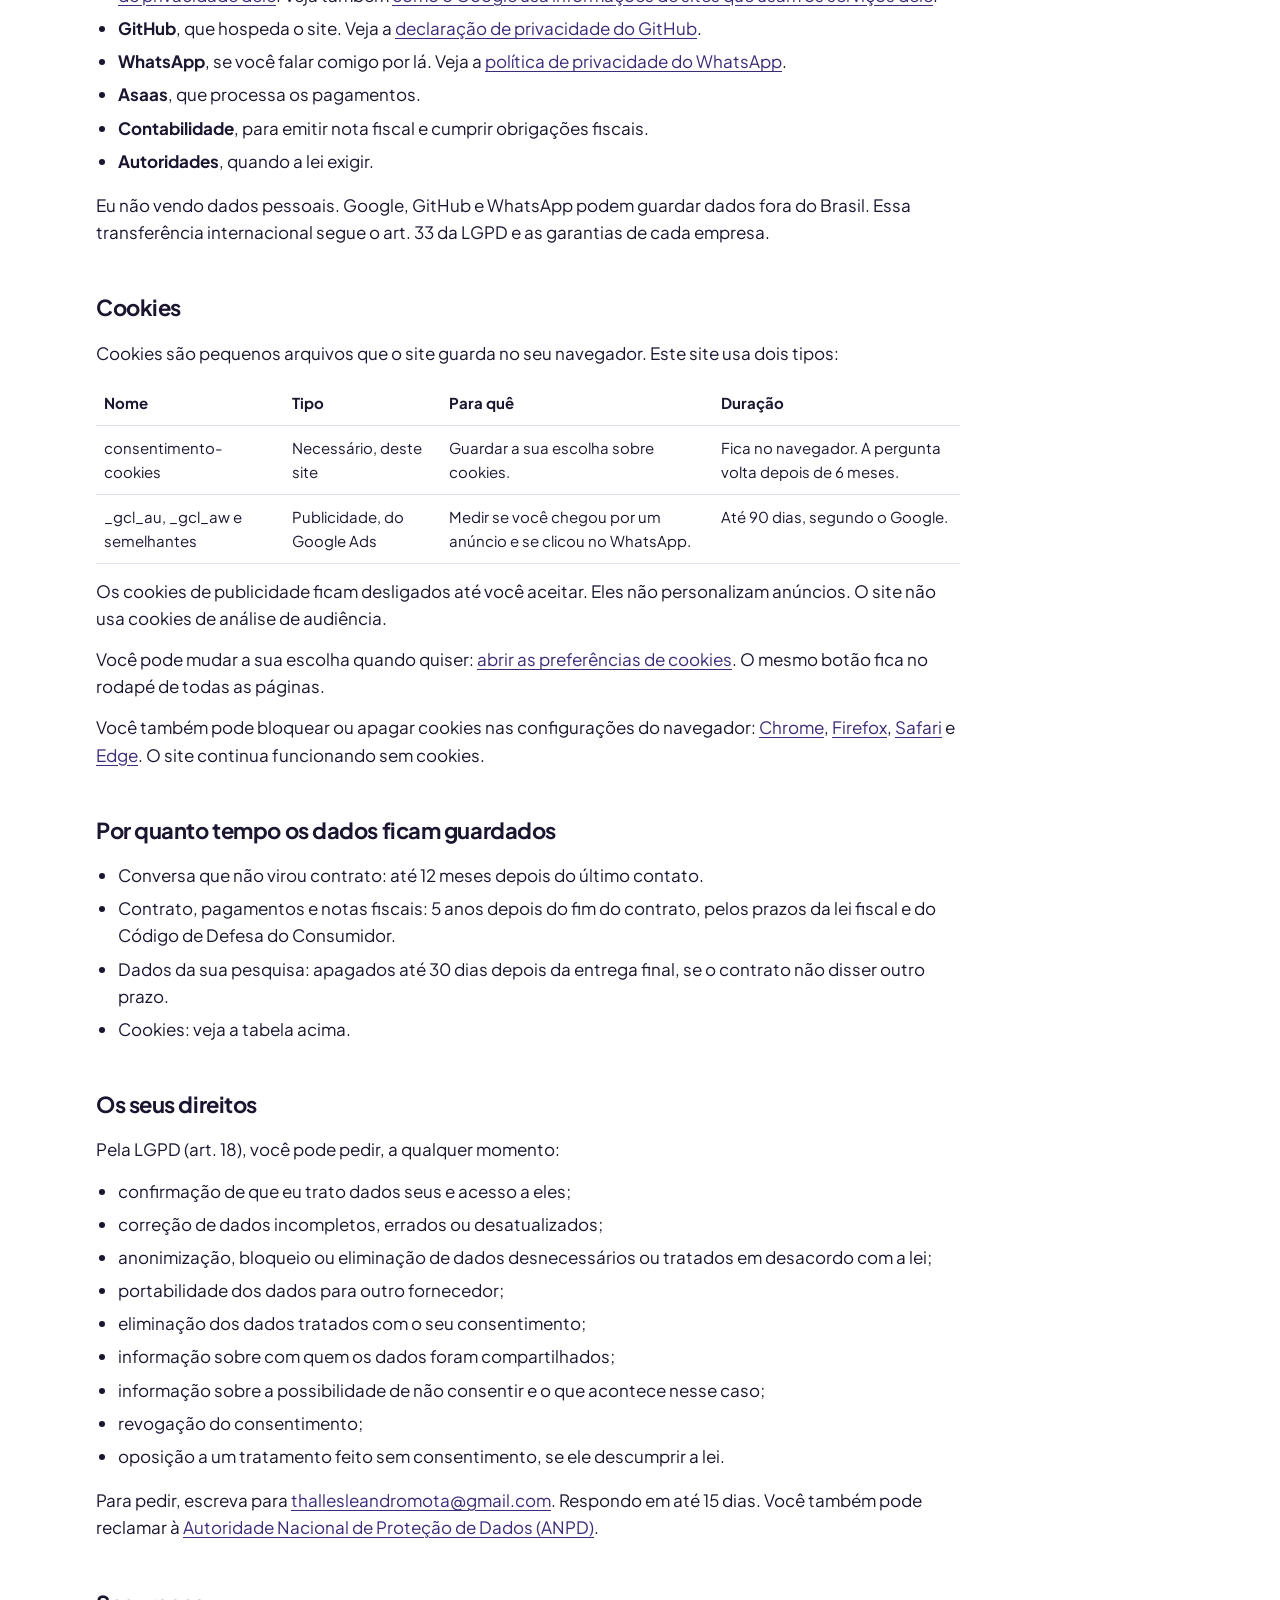
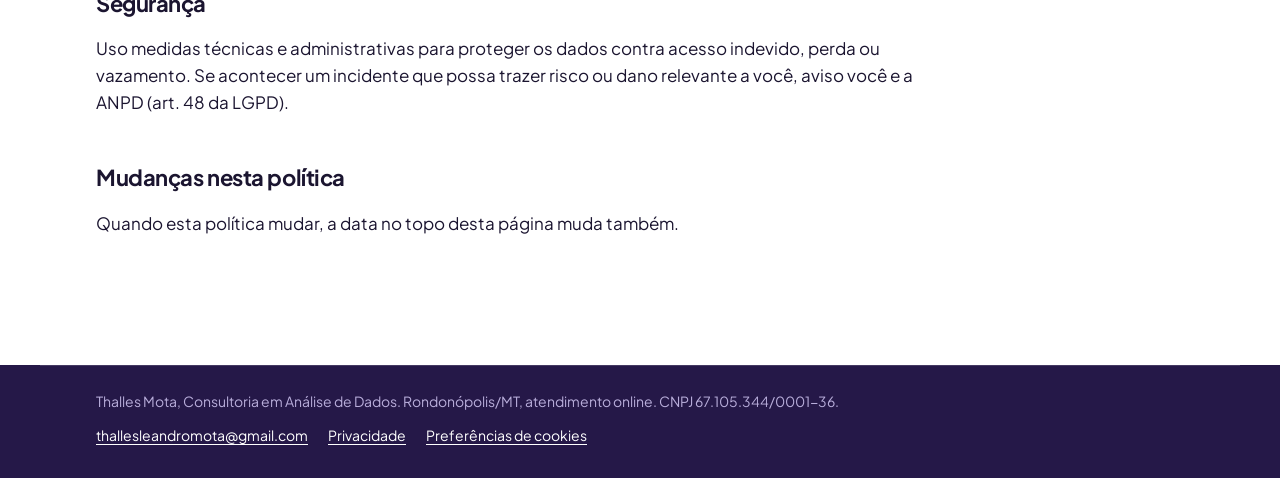
<file: privacidade.html>
<!doctype html>
<html lang="pt-BR">
<head>
  <meta charset="utf-8">
  <meta name="viewport" content="width=device-width, initial-scale=1">
  <title>Política de privacidade | Thalles Mota</title>
  <meta name="description" content="Como a Consultoria em Análise de Dados de Thalles Mota trata dados pessoais e usa cookies, conforme a LGPD.">
  <meta name="theme-color" content="#251848">
  <link rel="icon" href="favicon.ico" sizes="48x48">
  <link rel="icon" href="img/favicon.svg" type="image/svg+xml">
  <link rel="apple-touch-icon" href="img/apple-touch-icon.png">
  <link rel="manifest" href="site.webmanifest">
  <link rel="canonical" href="https://thallesmota.com/privacidade.html">
  <link rel="preload" href="fonts/plus-jakarta-sans.woff2" as="font" type="font/woff2" crossorigin>
  <link rel="stylesheet" href="css/style.css">
</head>
<body>

  <a href="#conteudo" class="pular">Pular para o conteúdo</a>

  <header class="topo">
    <div class="faixa">
      <a href="./" class="marca">
        <span class="marca-nome">Thalles Mota</span>
        <span class="marca-area">Consultoria em Análise de Dados</span>
      </a>
      <div class="topo-acoes">
        <a href="./" class="botao botao-linha">Voltar ao site</a>
      </div>
    </div>
  </header>


  <main id="conteudo">
    <section class="secao">
      <div class="faixa">
        <article class="texto-legal">
          <h1>Política de privacidade</h1>
          <p class="atualizado">Atualizada em 29 de outubro de 2026.</p>

          <p>Esta página explica quais dados pessoais este site e a consultoria usam, para quê, com quem são compartilhados e como você exerce os seus direitos. Ela segue a Lei Geral de Proteção de Dados Pessoais (LGPD, Lei 13.709/2018).</p>

          <h2>Quem é o responsável</h2>
          <p>Thalles Mota, Consultoria em Análise de Dados, CNPJ 67.105.344/0001-36, Rondonópolis/MT. É o controlador dos dados descritos aqui.</p>
          <p>O encarregado pelo tratamento de dados também é Thalles Mota. Fale pelo e-mail <a href="mailto:thallesleandromota@gmail.com">thallesleandromota@gmail.com</a>.</p>

          <h2>Quais dados são usados e para quê</h2>
          <div class="tabela-rolagem">
            <table>
              <thead>
                <tr><th scope="col">Quando</th><th scope="col">Dados</th><th scope="col">Para quê</th><th scope="col">Base legal (LGPD)</th></tr>
              </thead>
              <tbody>
                <tr>
                  <td>Você visita o site</td>
                  <td>Endereço IP e dados técnicos do acesso, registrados pelo GitHub, que hospeda o site.</td>
                  <td>Segurança do site.</td>
                  <td>Legítimo interesse (art. 7º, IX).</td>
                </tr>
                <tr>
                  <td>Você aceita os cookies de publicidade</td>
                  <td>Identificadores do Google Ads, se você chegou por um anúncio, se clicou no WhatsApp, data e hora, dados do navegador e do aparelho.</td>
                  <td>Medir se os anúncios trazem contatos.</td>
                  <td>Consentimento (art. 7º, I).</td>
                </tr>
                <tr>
                  <td>Você fala comigo por WhatsApp ou e-mail</td>
                  <td>Nome, telefone ou e-mail, a sua mensagem e o que você me enviar.</td>
                  <td>Responder, fazer a consultoria inicial e enviar a proposta.</td>
                  <td>Procedimentos antes de um contrato, a seu pedido (art. 7º, V).</td>
                </tr>
                <tr>
                  <td>Você contrata o serviço</td>
                  <td>Nome, CPF ou CNPJ, endereço, e-mail e o registro dos pagamentos.</td>
                  <td>Contrato, cobrança e nota fiscal.</td>
                  <td>Execução de contrato (art. 7º, V) e obrigação legal (art. 7º, II).</td>
                </tr>
              </tbody>
            </table>
          </div>
          <p>O pagamento é feito pela Asaas. Eu não recebo os dados do seu cartão.</p>

          <h2>Os dados da sua pesquisa</h2>
          <p>Quando você me envia os dados da sua pesquisa, quem decide sobre eles é você ou a sua instituição. Eu atuo como operador (art. 39 da LGPD).</p>
          <ul>
            <li>Uso os dados só para a análise contratada.</li>
            <li>Peço os dados anonimizados, sem nome ou documento dos participantes.</li>
            <li>Mantenho sigilo e não compartilho os dados com ninguém.</li>
            <li>Os detalhes ficam no contrato de cada serviço.</li>
          </ul>

          <h2>Com quem os dados são compartilhados</h2>
          <ul>
            <li><b>Google</b>, só se você aceitar os cookies de publicidade. O Google trata esses dados conforme a <a href="https://policies.google.com/privacy?hl=pt-BR">política de privacidade dele</a>. Veja também <a href="https://policies.google.com/technologies/partner-sites?hl=pt-BR">como o Google usa informações de sites que usam os serviços dele</a>.</li>
            <li><b>GitHub</b>, que hospeda o site. Veja a <a href="https://docs.github.com/pt/site-policy/privacy-policies/github-general-privacy-statement">declaração de privacidade do GitHub</a>.</li>
            <li><b>WhatsApp</b>, se você falar comigo por lá. Veja a <a href="https://www.whatsapp.com/legal/privacy-policy?lang=pt_BR">política de privacidade do WhatsApp</a>.</li>
            <li><b>Asaas</b>, que processa os pagamentos.</li>
            <li><b>Contabilidade</b>, para emitir nota fiscal e cumprir obrigações fiscais.</li>
            <li><b>Autoridades</b>, quando a lei exigir.</li>
          </ul>
          <p>Eu não vendo dados pessoais. Google, GitHub e WhatsApp podem guardar dados fora do Brasil. Essa transferência internacional segue o art. 33 da LGPD e as garantias de cada empresa.</p>

          <h2 id="cookies">Cookies</h2>
          <p>Cookies são pequenos arquivos que o site guarda no seu navegador. Este site usa dois tipos:</p>
          <div class="tabela-rolagem">
            <table>
              <thead>
                <tr><th scope="col">Nome</th><th scope="col">Tipo</th><th scope="col">Para quê</th><th scope="col">Duração</th></tr>
              </thead>
              <tbody>
                <tr>
                  <td>consentimento-cookies</td>
                  <td>Necessário, deste site</td>
                  <td>Guardar a sua escolha sobre cookies.</td>
                  <td>Fica no navegador. A pergunta volta depois de 6 meses.</td>
                </tr>
                <tr>
                  <td>_gcl_au, _gcl_aw e semelhantes</td>
                  <td>Publicidade, do Google Ads</td>
                  <td>Medir se você chegou por um anúncio e se clicou no WhatsApp.</td>
                  <td>Até 90 dias, segundo o Google.</td>
                </tr>
              </tbody>
            </table>
          </div>
          <p>Os cookies de publicidade ficam desligados até você aceitar. Eles não personalizam anúncios. O site não usa cookies de análise de audiência.</p>
          <p>Você pode mudar a sua escolha quando quiser: <button type="button" class="link-cookies" data-abrir-cookies>abrir as preferências de cookies</button>. O mesmo botão fica no rodapé de todas as páginas.</p>
          <p>Você também pode bloquear ou apagar cookies nas configurações do navegador: <a href="https://support.google.com/chrome/answer/95647?hl=pt-BR">Chrome</a>, <a href="https://support.mozilla.org/pt-BR/kb/limpe-cookies-e-dados-de-sites-no-firefox">Firefox</a>, <a href="https://support.apple.com/pt-br/guide/safari/sfri11471/mac">Safari</a> e <a href="https://support.microsoft.com/pt-br/microsoft-edge/excluir-cookies-no-microsoft-edge-63947406-40ac-c3b8-57b9-2a946a29ae09">Edge</a>. O site continua funcionando sem cookies.</p>

          <h2>Por quanto tempo os dados ficam guardados</h2>
          <ul>
            <li>Conversa que não virou contrato: até 12 meses depois do último contato.</li>
            <li>Contrato, pagamentos e notas fiscais: 5 anos depois do fim do contrato, pelos prazos da lei fiscal e do Código de Defesa do Consumidor.</li>
            <li>Dados da sua pesquisa: apagados até 30 dias depois da entrega final, se o contrato não disser outro prazo.</li>
            <li>Cookies: veja a tabela acima.</li>
          </ul>

          <h2>Os seus direitos</h2>
          <p>Pela LGPD (art. 18), você pode pedir, a qualquer momento:</p>
          <ul>
            <li>confirmação de que eu trato dados seus e acesso a eles;</li>
            <li>correção de dados incompletos, errados ou desatualizados;</li>
            <li>anonimização, bloqueio ou eliminação de dados desnecessários ou tratados em desacordo com a lei;</li>
            <li>portabilidade dos dados para outro fornecedor;</li>
            <li>eliminação dos dados tratados com o seu consentimento;</li>
            <li>informação sobre com quem os dados foram compartilhados;</li>
            <li>informação sobre a possibilidade de não consentir e o que acontece nesse caso;</li>
            <li>revogação do consentimento;</li>
            <li>oposição a um tratamento feito sem consentimento, se ele descumprir a lei.</li>
          </ul>
          <p>Para pedir, escreva para <a href="mailto:thallesleandromota@gmail.com">thallesleandromota@gmail.com</a>. Respondo em até 15 dias. Você também pode reclamar à <a href="https://www.gov.br/anpd/pt-br">Autoridade Nacional de Proteção de Dados (ANPD)</a>.</p>

          <h2>Segurança</h2>
          <p>Uso medidas técnicas e administrativas para proteger os dados contra acesso indevido, perda ou vazamento. Se acontecer um incidente que possa trazer risco ou dano relevante a você, aviso você e a ANPD (art. 48 da LGPD).</p>

          <h2>Mudanças nesta política</h2>
          <p>Quando esta política mudar, a data no topo desta página muda também.</p>
        </article>
      </div>
    </section>
  </main>

  <footer class="rodape">
    <div class="faixa">
      <span>Thalles Mota, Consultoria em Análise de Dados. Rondonópolis/MT, atendimento online. CNPJ 67.105.344/0001-36.</span>
      <span class="rodape-links">
        <a href="mailto:thallesleandromota@gmail.com">thallesleandromota@gmail.com</a>
        <a href="privacidade.html">Privacidade</a>
        <button type="button" class="rodape-cookies" data-abrir-cookies>Preferências de cookies</button>
      </span>
    </div>
  </footer>

  <script src="js/consentimento.js"></script>

</body>
</html>
</file>
<file: css/style.css>
/* ==========================================================
   Thalles Mota | Consultoria Estatística
   Conceito: a linguagem de um artigo científico bem diagramado
   (figuras, tabelas e referências), com acabamento contemporâneo.
   Cores: branco (papel), roxo (tinta), verde (ação e validação).
   ========================================================== */

/* Fonte local (subconjunto latino do Google Fonts, licença OFL) */
@font-face {
  font-family: "Plus Jakarta Sans";
  src: url("../fonts/plus-jakarta-sans.woff2") format("woff2");
  font-weight: 400 800;
  font-style: normal;
  font-display: swap;
}

:root {
  --papel: #FFFFFF;
  --lavanda: #F3F0FA;
  --linha: #E3DDF0;
  --tinta: #1B1530;
  --roxo: #3E2A78;
  --roxo-profundo: #251848;
  --roxo-vivo: #6A3FD0;
  --roxo-claro: #C3B2F7;
  --suave: #5C5670;
  --verde: #0E7A50;
  --verde-escuro: #0A5E3D;

  --serifa: "Plus Jakarta Sans", system-ui, sans-serif;
  --sans: "Plus Jakarta Sans", system-ui, sans-serif;

  --largura: 1200px;
  --margem: clamp(20px, 5vw, 56px);
}

*, *::before, *::after { box-sizing: border-box; }
html { scroll-behavior: smooth; }
@media (prefers-reduced-motion: reduce) { html { scroll-behavior: auto; } }

body {
  margin: 0;
  background: var(--papel);
  color: var(--tinta);
  font-family: var(--sans);
  font-size: 17px;
  line-height: 1.6;
  -webkit-font-smoothing: antialiased;
}

img { max-width: 100%; display: block; }
h1, h2, h3, p, figure, blockquote { margin: 0; }

a { color: var(--roxo); text-underline-offset: 3px; }
a:hover { color: var(--roxo-profundo); }
:focus-visible { outline: 2.5px solid var(--verde); outline-offset: 3px; border-radius: 4px; }

.faixa { max-width: var(--largura); margin: 0 auto; padding: 0 var(--margem); }
.secao { padding: clamp(72px, 10vw, 128px) 0; }
.secao-lavanda { background: var(--lavanda); }
.secao-escura { background: var(--roxo-profundo); color: #FFFFFF; }

/* Expressão-chave dos títulos */
.destaque { color: var(--roxo-vivo); }
.chamada .destaque { color: var(--roxo-claro); }
section[id] { scroll-margin-top: 80px; }

.pular {
  position: absolute;
  left: 16px;
  top: -60px;
  z-index: 30;
  padding: 10px 16px;
  background: var(--roxo-profundo);
  color: #FFFFFF;
  border-radius: 8px;
}
.pular:focus { top: 12px; color: #FFFFFF; }

.titulo {
  font-family: var(--serifa);
  font-weight: 500;
  font-size: clamp(32px, 4vw, 46px);
  line-height: 1.12;
  letter-spacing: -0.01em;
  max-width: 20ch;
}
.intro { color: var(--suave); font-size: 19px; max-width: 58ch; margin-top: 18px; }
.cabeca { margin-bottom: clamp(40px, 6vw, 64px); }

/* ---------- Botões ---------- */
.botao {
  display: inline-flex;
  align-items: center;
  justify-content: center;
  min-height: 48px;
  padding: 0 24px;
  border-radius: 999px;
  font: 600 16px/1 var(--sans);
  text-decoration: none;
  transition: background-color .2s ease;
}
.botao-verde { background: var(--verde); color: #FFFFFF; }
.botao-verde:hover { background: var(--verde-escuro); color: #FFFFFF; }
.botao-linha { color: var(--roxo); box-shadow: inset 0 0 0 1.5px var(--roxo); }
.botao-linha:hover { background: var(--roxo); color: #FFFFFF; }
.botao-claro { background: #FFFFFF; color: var(--roxo-profundo); }
.botao-claro:hover { background: var(--lavanda); color: var(--roxo-profundo); }

/* ---------- Cabeçalho ---------- */
.topo {
  position: sticky;
  top: 0;
  z-index: 20;
  background: rgba(255, 255, 255, 0.94);
  backdrop-filter: blur(8px);
  border-bottom: 1px solid var(--linha);
}
.topo .faixa {
  display: flex;
  align-items: center;
  justify-content: space-between;
  gap: 24px;
  min-height: 72px;
}
.marca { text-decoration: none; color: var(--tinta); display: flex; align-items: baseline; gap: 10px; }
.marca-nome { font-family: var(--serifa); font-size: 23px; font-weight: 600; }
.marca-area { font-size: 14px; color: var(--suave); }
.menu { display: flex; gap: 22px; font-size: 15px; font-weight: 500; }
.marca, .menu a, .topo .botao { white-space: nowrap; }
.menu a { color: var(--tinta); text-decoration: none; }
.menu a:hover { color: var(--roxo); text-decoration: underline; }
.topo .botao { min-height: 44px; font-size: 15px; }
.topo-acoes { display: flex; align-items: center; gap: 10px; }

.menu-botao {
  display: none;
  width: 44px;
  height: 44px;
  padding: 0;
  border: 0;
  border-radius: 50%;
  background: transparent;
  cursor: pointer;
  flex-direction: column;
  align-items: center;
  justify-content: center;
  gap: 5px;
}
.menu-botao:hover { background: var(--lavanda); }
.menu-botao span { display: block; width: 20px; height: 2px; border-radius: 2px; background: var(--tinta); transition: transform .2s ease, opacity .2s ease; }
.topo.aberto .menu-botao span:nth-child(1) { transform: translateY(7px) rotate(45deg); }
.topo.aberto .menu-botao span:nth-child(2) { opacity: 0; }
.topo.aberto .menu-botao span:nth-child(3) { transform: translateY(-7px) rotate(-45deg); }
@media (prefers-reduced-motion: reduce) { .menu-botao span { transition: none; } }

/* ---------- Abertura ---------- */
.abertura { padding: clamp(56px, 8vw, 104px) 0 clamp(64px, 8vw, 96px); }
.abertura .faixa {
  display: grid;
  grid-template-columns: minmax(0, 7fr) minmax(0, 5fr);
  gap: clamp(40px, 6vw, 88px);
  align-items: center;
}
.abertura h1 {
  font-family: var(--serifa);
  font-weight: 400;
  font-size: clamp(40px, 5vw, 64px);
  line-height: 1.02;
  letter-spacing: -0.02em;
}
.abertura .intro { margin-top: 28px; font-size: 20px; }
.acoes { display: flex; flex-wrap: wrap; gap: 14px; margin-top: 36px; }
.resposta { margin-top: 12px; font-size: 15px; color: var(--suave); }
.credenciais {
  margin-top: 48px;
  padding-top: 24px;
  border-top: 1px solid var(--linha);
  display: grid;
  grid-template-columns: repeat(2, minmax(0, 1fr));
  gap: 24px;
  font-size: 15px;
  color: var(--suave);
}
.credenciais strong { display: block; color: var(--tinta); font-size: 16px; font-weight: 600; }

.retrato img {
  width: 100%;
  height: auto;
  aspect-ratio: 4 / 5;
  object-fit: cover;
  object-position: center 30%;
  border-radius: 28px 28px 28px 4px;
  background: var(--lavanda);
}
.retrato figcaption { margin-top: 12px; font-size: 14px; color: var(--suave); }

/* ---------- Diferencial: a figura ---------- */
.estudo .faixa {
  display: grid;
  grid-template-columns: minmax(0, 7fr) minmax(0, 5fr);
  gap: clamp(40px, 6vw, 80px);
  align-items: start;
}
.figura img { border-radius: 18px; width: 100%; height: auto; }
.figura figcaption {
  margin-top: 16px;
  font-size: 15px;
  color: var(--suave);
  max-width: 62ch;
}
.figura figcaption b { color: var(--tinta); font-weight: 600; }

/* ---------- Serviços: tabela ---------- */
.tabela-legenda { font-size: 15px; color: var(--suave); margin-bottom: 14px; }
.tabela-legenda b { color: var(--tinta); font-weight: 600; }
.servicos {
  border-top: 2px solid var(--tinta);
  border-bottom: 2px solid var(--tinta);
}
.servico {
  display: grid;
  grid-template-columns: minmax(0, 3.2fr) minmax(0, 4.6fr) minmax(0, 2.2fr);
  gap: 32px;
  padding: 32px 0;
  border-bottom: 1px solid var(--linha);
  align-items: start;
}
.servico:last-child { border-bottom: none; }
.servico h3 { font-family: var(--serifa); font-weight: 500; font-size: 28px; line-height: 1.15; }
.servico .para { color: var(--suave); font-size: 15px; margin-top: 6px; }
.servico ul { margin: 0; padding-left: 18px; display: grid; gap: 6px; }
.servico ul li::marker { color: var(--verde); }
.valor { text-align: right; }
.valor strong { display: block; font-family: var(--serifa); font-weight: 500; font-size: 26px; color: var(--roxo); line-height: 1.2; }
.valor span { font-size: 14px; color: var(--suave); }
.valor .prazo { display: block; margin-top: 6px; font-weight: 600; color: var(--verde); }
.servico-ml { background: var(--roxo-profundo); color: #FFFFFF; margin: 16px 0; padding: 32px 28px; border-radius: 20px; border-bottom: none; }
.servico-ml .para, .servico-ml .valor span { color: #CFC5EA; }
.servico-ml .valor strong { color: #FFFFFF; }
.servico-ml ul li::marker { color: #7FD8AE; }
.complementos { margin-top: 28px; color: var(--suave); font-size: 16px; }
.complementos b { color: var(--tinta); font-weight: 600; }
.complementos + .complementos { margin-top: 8px; }
.garantia {
  display: flex;
  align-items: flex-start;
  gap: 16px;
  margin-top: 28px;
  padding: 22px 24px;
  background: var(--papel);
  border-left: 3px solid var(--verde);
  border-radius: 0 12px 12px 0;
}
.garantia svg { flex: none; }
.garantia h3 { font-size: 18px; font-weight: 600; color: var(--tinta); }
.garantia p { margin-top: 4px; color: var(--suave); }

/* ---------- Exemplo de entrega: a folha do relatório ---------- */
.exemplo-grade { max-width: 860px; }
.exemplo-grade > summary { list-style: none; cursor: pointer; }
.exemplo-grade > summary::-webkit-details-marker { display: none; }
.exemplo-grade > summary::after { content: ""; width: 8px; height: 8px; margin-left: 12px; border-right: 2px solid currentColor; border-bottom: 2px solid currentColor; transform: translateY(-2px) rotate(45deg); }
.exemplo-grade[open] > summary::after { transform: translateY(2px) rotate(-135deg); }
.exemplo-grade .ao-fechar, .exemplo-grade[open] .ao-abrir { display: none; }
.exemplo-grade[open] .ao-fechar { display: inline; }
.exemplo-grade[open] > summary { margin-bottom: 28px; }
.folha {
  background: var(--papel);
  border-radius: 6px;
  padding: clamp(24px, 4vw, 48px);
  box-shadow: 0 1px 2px rgba(27, 21, 48, 0.06), 0 18px 48px rgba(37, 24, 72, 0.10);
  font-size: 15px;
}
.folha-topo {
  display: flex;
  flex-wrap: wrap;
  justify-content: space-between;
  gap: 8px;
  padding-bottom: 14px;
  margin-bottom: 26px;
  border-bottom: 1px solid var(--linha);
  font-size: 12px;
  letter-spacing: 0.06em;
  text-transform: uppercase;
  color: var(--suave);
}
.folha-legenda { color: var(--suave); margin-bottom: 12px; }
.folha-legenda b { color: var(--tinta); font-weight: 600; }
.folha-nota { font-size: 13px; color: var(--suave); margin: 10px 0 34px; }
.folha-contexto { margin-bottom: 28px; color: var(--suave); line-height: 1.7; }
.folha-contexto b { color: var(--tinta); font-weight: 600; }
.tabela-folha td span { display: block; font-size: 13px; color: var(--suave); }
.folha-leitura p + p { margin-top: 10px; }
.folha-fonte { margin-top: 28px; padding-top: 16px; border-top: 1px solid var(--linha); font-size: 13px; color: var(--suave); }
.folha-fonte i { color: var(--tinta); }

.tabela-rolagem { overflow-x: auto; }
.tabela-folha {
  width: 100%;
  min-width: 560px;
  border-collapse: collapse;
  font-variant-numeric: tabular-nums;
  border-top: 2px solid var(--tinta);
  border-bottom: 2px solid var(--tinta);
}
.tabela-folha th, .tabela-folha td { padding: 10px 8px; text-align: right; vertical-align: top; }
.tabela-folha th:first-child { text-align: left; padding-left: 0; }
.tabela-folha td:last-child { padding-right: 0; }
.tabela-folha thead th { font-weight: 600; border-bottom: 1px solid var(--tinta); line-height: 1.3; }
.tabela-folha thead span, .tabela-folha tbody th span { font-weight: 400; color: var(--suave); }
.tabela-folha tbody th { font-weight: 500; }
.tabela-folha td { white-space: nowrap; }
.tabela-estreita { min-width: 0; }
.tabela-estreita thead th { white-space: normal; }
.tabela-dica { display: none; font-size: 13px; color: var(--suave); margin: 0 0 8px; }
.tabela-folha tbody tr + tr > * { border-top: 1px solid var(--linha); }


.folha-leitura {
  margin-top: 34px;
  padding: 20px 22px;
  background: var(--lavanda);
  border-left: 3px solid var(--verde);
  border-radius: 0 10px 10px 0;
}
.folha-leitura h3 { font-family: var(--sans); font-size: 15px; font-weight: 600; margin-bottom: 6px; }
.folha-leitura p { color: var(--tinta); }

.recebe h3 { font-family: var(--serifa); font-weight: 500; font-size: 26px; margin-bottom: 18px; }
.recebe ul { list-style: none; margin: 0; padding: 0; display: grid; gap: 0; border-top: 1px solid var(--linha); }
.recebe li { padding: 16px 0 16px 34px; border-bottom: 1px solid var(--linha); position: relative; color: var(--suave); }
.recebe li b { color: var(--tinta); font-weight: 600; }
.recebe li::before {
  content: "";
  position: absolute;
  left: 4px;
  top: 21px;
  width: 12px;
  height: 7px;
  border-left: 2px solid var(--verde);
  border-bottom: 2px solid var(--verde);
  transform: rotate(-45deg);
}

/* ---------- Compromissos ---------- */
.compromissos-lista {
  list-style: none;
  margin: 0;
  padding: 0;
  display: grid;
  grid-template-columns: repeat(4, minmax(0, 1fr));
  gap: clamp(24px, 3vw, 40px);
}
.compromissos-lista li { border-top: 2px solid var(--tinta); padding-top: 20px; }
.compromissos-lista h3 { font-family: var(--serifa); font-weight: 500; font-size: 24px; line-height: 1.2; margin-bottom: 8px; }
.compromissos-lista p { color: var(--suave); font-size: 16px; }

/* ---------- Como funciona ---------- */
.etapas {
  list-style: none;
  padding: 0;
  margin: 0;
  display: grid;
  grid-template-columns: repeat(5, minmax(0, 1fr));
  gap: 0;
  counter-reset: etapa;
}
.etapa { position: relative; padding: 0 24px 0 0; counter-increment: etapa; }
.etapa::before {
  content: counter(etapa);
  display: grid;
  place-items: center;
  width: 44px;
  height: 44px;
  border-radius: 50%;
  background: var(--papel);
  box-shadow: inset 0 0 0 1.5px var(--roxo);
  color: var(--roxo);
  font: 500 20px/1 var(--serifa);
  position: relative;
  z-index: 1;
  margin-bottom: 20px;
}
.etapa::after {
  content: "";
  position: absolute;
  top: 22px;
  left: 44px;
  right: 0;
  height: 1.5px;
  background: var(--linha);
}
.etapa:last-child::after { display: none; }
.etapa h3 { font-family: var(--sans); font-size: 17px; font-weight: 600; margin-bottom: 6px; }
.etapa p { color: var(--suave); font-size: 15px; }
.etapa-valor { display: inline-block; margin-top: 10px; font-size: 14px; font-weight: 600; color: var(--verde); }

/* ---------- Sobre ---------- */
.sobre-grade {
  display: grid;
  grid-template-columns: minmax(0, 5fr) minmax(0, 7fr);
  gap: clamp(40px, 6vw, 88px);
  align-items: start;
}
.sobre-foto { border-radius: 4px 28px 28px 28px; aspect-ratio: 4 / 5; object-fit: cover; object-position: center 40%; width: 100%; height: auto; }
.sobre-foto-legenda { margin-top: 12px; font-size: 14px; color: var(--suave); }
.sobre-texto p { color: var(--suave); font-size: 18px; max-width: 60ch; margin-top: 18px; }
.sobre-texto p:first-of-type { margin-top: 24px; }

/* Publicações: faixa de largura total abaixo da foto e do texto */
.referencias { grid-column: 1 / -1; }
.sobre-texto { align-self: center; }
.referencias h3 { font-family: var(--serifa); font-weight: 500; font-size: 22px; margin-bottom: 16px; }
.publicacoes { list-style: none; margin: 0; padding: 0; display: grid; grid-template-columns: repeat(4, minmax(0, 1fr)); gap: 16px; }
.publicacoes li { display: flex; flex-direction: column; gap: 8px; padding: 18px; background: var(--lavanda); border-radius: 14px; }
.pub-onde { font-size: 13px; font-weight: 600; letter-spacing: .02em; color: var(--roxo); }
.publicacoes p { margin: 0; font-size: 15px; line-height: 1.45; color: var(--tinta); flex: 1; }
.publicacoes .selo { align-self: flex-start; margin-left: 0; }
@media (max-width: 960px) { .publicacoes { grid-template-columns: repeat(2, minmax(0, 1fr)); } }
@media (max-width: 560px) { .publicacoes { grid-template-columns: minmax(0, 1fr); } }
.selo {
  display: inline-block;
  margin-left: 6px;
  padding: 1px 10px;
  border-radius: 999px;
  box-shadow: inset 0 0 0 1px var(--roxo);
  font-size: 13px;
  font-weight: 600;
  font-style: normal;
  text-decoration: none;
  white-space: nowrap;
}
.selo:hover { background: var(--roxo); color: #FFFFFF; }
.links { display: flex; flex-wrap: wrap; gap: 22px; margin-top: 28px; font-weight: 600; font-size: 15px; }

/* ---------- Depoimentos ---------- */
.depoimentos { display: grid; grid-template-columns: repeat(2, minmax(0, 1fr)); gap: clamp(20px, 3vw, 32px); }
/* com número ímpar de cartões, o primeiro ocupa a linha inteira; com dois, ficam lado a lado */
.depoimento:first-child:nth-last-child(odd) { grid-column: 1 / -1; }
.depoimento:first-child:nth-last-child(odd) p { max-width: 46em; }
.depoimento {
  position: relative;
  background: var(--lavanda);
  border-radius: 20px;
  padding: clamp(28px, 4vw, 40px);
  display: flex;
  flex-direction: column;
  justify-content: space-between;
  gap: 24px;
}
.depoimento p {
  font-family: var(--serifa);
  font-size: 22px;
  line-height: 1.4;
  color: var(--tinta);
}
.depoimento p::before { content: "“"; display: block; font-size: 56px; line-height: .6; color: var(--verde); margin-bottom: 6px; }
.depoimento footer { padding-top: 18px; border-top: 1px solid var(--linha); font-size: 15px; font-weight: 600; }
.depoimento footer span { display: block; font-weight: 400; color: var(--suave); }
.depoimento footer .selo { display: inline-block; margin: 10px 0 0; color: var(--roxo); }
.depoimento footer > .selo, .depoimento footer.com-foto .selo { display: table; }
.depoimento footer.com-foto { display: flex; align-items: flex-start; gap: 16px; }
.depoimento footer.com-foto picture { flex: none; }
.depoimento footer.com-foto img { display: block; width: 64px; height: 64px; border-radius: 50%; object-fit: cover; flex: none; }

/* Depoimentos sobre fundo escuro */
.secao-escura .depoimento { background: rgba(255, 255, 255, 0.06); box-shadow: inset 0 0 0 1px rgba(255, 255, 255, 0.12); }
.secao-escura .depoimento p { color: #FFFFFF; }
.secao-escura .depoimento p::before { color: var(--roxo-claro); }
.secao-escura .depoimento footer { border-top-color: rgba(255, 255, 255, 0.16); }
.secao-escura .depoimento footer span { color: #CFC5EA; }
.secao-escura .depoimento footer .selo { color: var(--roxo-claro); box-shadow: inset 0 0 0 1px var(--roxo-claro); }
.secao-escura .depoimento footer .selo:hover { background: var(--roxo-claro); color: var(--roxo-profundo); }


/* ---------- Dúvidas ---------- */
.duvidas .faixa {
  display: grid;
  grid-template-columns: minmax(0, 4fr) minmax(0, 8fr);
  gap: clamp(40px, 6vw, 88px);
}
.perguntas { border-top: 1px solid var(--linha); }
.perguntas details { border-bottom: 1px solid var(--linha); }
.perguntas summary {
  list-style: none;
  cursor: pointer;
  padding: 22px 40px 22px 0;
  position: relative;
  font-weight: 600;
  font-size: 18px;
}
.perguntas summary::-webkit-details-marker { display: none; }
.perguntas summary::after {
  content: "";
  position: absolute;
  right: 6px;
  top: 50%;
  width: 10px;
  height: 10px;
  border-right: 2px solid var(--roxo);
  border-bottom: 2px solid var(--roxo);
  transform: translateY(-70%) rotate(45deg);
  transition: transform .2s ease;
}
.perguntas details[open] summary::after { transform: translateY(-30%) rotate(-135deg); }
.perguntas details p { color: var(--suave); padding: 0 40px 24px 0; max-width: 62ch; }
@media (prefers-reduced-motion: reduce) { .perguntas summary::after { transition: none; } }

/* ---------- Chamada final ---------- */
.chamada { background: var(--roxo-profundo); color: #FFFFFF; }
.chamada .faixa {
  display: flex;
  flex-wrap: wrap;
  align-items: flex-end;
  justify-content: space-between;
  gap: 32px;
}
.chamada h2 {
  font-family: var(--serifa);
  font-weight: 400;
  font-size: clamp(34px, 4.6vw, 56px);
  line-height: 1.08;
  letter-spacing: -0.015em;
  max-width: 16ch;
}
.chamada p { color: #CFC5EA; margin-top: 16px; font-size: 18px; max-width: 46ch; }

.rodape { background: var(--roxo-profundo); color: #B9AEDB; font-size: 14px; }
.rodape .faixa {
  border-top: 1px solid rgba(255, 255, 255, 0.14);
  padding-top: 24px;
  padding-bottom: 32px;
  display: flex;
  flex-wrap: wrap;
  justify-content: space-between;
  gap: 12px;
}
.rodape a { color: #FFFFFF; }

/* ---------- Barra fixa de WhatsApp (só no celular) ---------- */
.barra-whats { display: none; }

/* ---------- Telas menores ---------- */
@media (max-width: 1320px) {
  .menu-botao { display: inline-flex; }
  .menu {
    display: none;
    position: absolute;
    top: 100%;
    left: 0;
    right: 0;
    flex-direction: column;
    gap: 0;
    padding: 8px var(--margem) 20px;
    background: var(--papel);
    border-bottom: 1px solid var(--linha);
    box-shadow: 0 16px 32px rgba(27, 21, 48, 0.08);
  }
  .topo.aberto .menu { display: flex; }
  .menu a { padding: 14px 0; font-size: 17px; border-bottom: 1px solid var(--linha); }
  .menu a:last-child { border-bottom: none; }
}
@media (max-width: 960px) {
  .abertura .faixa, .estudo .faixa, .sobre-grade, .duvidas .faixa { grid-template-columns: minmax(0, 1fr); }
  .abertura .retrato { max-width: 420px; }
  .sobre-grade figure { max-width: 420px; }
  .etapas { grid-template-columns: minmax(0, 1fr); gap: 28px; }
  .etapa { padding: 0 0 0 64px; }
  .etapa::before { position: absolute; left: 0; top: 0; margin: 0; }
  .etapa::after { top: 44px; bottom: -28px; left: 21px; right: auto; width: 1.5px; height: auto; }
  .depoimentos { grid-template-columns: minmax(0, 1fr); }
  .compromissos-lista { grid-template-columns: repeat(2, minmax(0, 1fr)); }
}
@media (max-width: 720px) {
  .servico { grid-template-columns: minmax(0, 1fr); gap: 16px; }
  .servico-ml { padding: 28px 20px; }
  .valor { text-align: left; }
  .credenciais { grid-template-columns: minmax(0, 1fr); gap: 14px; }
  .marca-area { display: none; }
  .compromissos-lista { grid-template-columns: minmax(0, 1fr); }
  .tabela-dica { display: block; }

  .barra-whats {
    display: flex;
    align-items: center;
    justify-content: center;
    gap: 10px;
    position: fixed;
    left: 12px;
    right: 12px;
    bottom: 12px;
    z-index: 25;
    min-height: 52px;
    border-radius: 999px;
    background: var(--verde);
    color: #FFFFFF;
    font: 600 16px/1 var(--sans);
    text-decoration: none;
    box-shadow: 0 10px 30px rgba(10, 94, 61, 0.35);
    transform: translateY(140%);
    transition: transform .25s ease;
  }
  .barra-whats.visivel { transform: none; }
  .barra-whats:hover { color: #FFFFFF; background: var(--verde-escuro); }
}
@media (max-width: 720px) and (prefers-reduced-motion: reduce) {
  .barra-whats { transition: none; }
}
@media (max-width: 480px) {
  .so-largo { display: none; }
  .topo .botao { padding: 0 18px; }
  .marca-nome { font-size: 21px; }
  .acoes .botao { width: 100%; }
  .folha { padding: 22px 16px; }
  .tabela-folha { font-size: 14px; }
  .tabela-folha th, .tabela-folha td { padding: 10px 5px; }
}

/* ---------- Títulos em negrito (fonte única, Plus Jakarta Sans) ---------- */
.titulo, .abertura h1, .chamada h2 { font-weight: 700; letter-spacing: -0.03em; }
.marca-nome { font-weight: 800; letter-spacing: -0.02em; }
.servico h3, .valor strong, .recebe h3, .compromissos-lista h3, .referencias h3 { font-weight: 700; letter-spacing: -0.02em; }
.depoimento p { font-weight: 400; }

/* ---------- Rodapé: links e preferências de cookies ---------- */
.rodape-links { display: flex; flex-wrap: wrap; gap: 8px 20px; }
.rodape-cookies {
  padding: 0;
  border: 0;
  background: none;
  color: #FFFFFF;
  font: inherit;
  text-decoration: underline;
  text-underline-offset: 3px;
  cursor: pointer;
}

/* ---------- Aviso de cookies (Guia de Cookies da ANPD, 2022) ----------
   "Rejeitar" e "Aceitar" têm o mesmo estilo: nenhum dos dois é destacado. */
.aviso-cookies {
  position: fixed;
  left: 0;
  right: 0;
  bottom: 0;
  z-index: 26;
  background: var(--papel);
  border-top: 1px solid var(--linha);
  box-shadow: 0 -12px 32px rgba(27, 21, 48, 0.10);
  font-size: 15px;
  max-height: 85vh;
  overflow-y: auto;
}
.aviso-cookies[hidden] { display: none; }
.aviso-cookies .faixa { padding-top: 18px; padding-bottom: 18px; display: grid; gap: 14px; }
.cookies-texto { color: var(--tinta); max-width: 80ch; }
.cookies-botoes { display: flex; flex-wrap: wrap; align-items: center; gap: 10px; }
.aviso-cookies .botao { min-height: 44px; font-size: 15px; padding: 0 20px; background: none; border: 0; cursor: pointer; }
/* Só em aparelhos com mouse: no celular, o "hover" fica preso no botão tocado e destacaria um deles. */
.aviso-cookies .botao:hover { background: none; color: var(--roxo); }
@media (hover: hover) { .aviso-cookies .botao:hover { background: var(--roxo); color: #FFFFFF; } }
.cookies-configurar {
  min-height: 44px;
  padding: 0 8px;
  border: 0;
  background: none;
  color: var(--roxo);
  font: 600 15px/1 var(--sans);
  text-decoration: underline;
  text-underline-offset: 3px;
  cursor: pointer;
}
.cookies-configurar[hidden] { display: none; }
.cookies-nivel2 { display: grid; gap: 10px; justify-items: start; }
.cookies-nivel2[hidden] { display: none; }
.cookies-categoria {
  width: 100%;
  display: flex;
  align-items: center;
  justify-content: space-between;
  gap: 16px;
  padding: 12px 16px;
  background: var(--lavanda);
  border-radius: 10px;
}
.cookies-categoria strong { display: block; font-weight: 700; }
.cookies-categoria span span, .cookies-categoria div span { display: block; color: var(--suave); font-size: 14px; }
label.cookies-categoria { cursor: pointer; }
.cookies-sempre { color: var(--suave); font-size: 14px; white-space: nowrap; }
.cookies-chave { width: 22px; height: 22px; flex: none; accent-color: var(--roxo); cursor: pointer; }
@media (max-width: 720px) {
  .com-aviso-cookies .barra-whats { display: none; }
  .cookies-botoes .botao { flex: 1 1 100%; }
}

/* ---------- Página de privacidade ---------- */
.texto-legal { max-width: 72ch; }
.texto-legal h1 { font-family: var(--serifa); font-weight: 700; font-size: clamp(32px, 4vw, 44px); line-height: 1.12; letter-spacing: -0.03em; }
.texto-legal .atualizado { color: var(--suave); font-size: 15px; margin-top: 12px; }
.texto-legal h2 { font-weight: 700; font-size: 22px; letter-spacing: -0.02em; margin-top: 44px; }
.texto-legal p, .texto-legal ul, .texto-legal table { margin-top: 14px; }
.texto-legal ul { padding-left: 22px; }
.texto-legal li + li { margin-top: 6px; }
.texto-legal table { width: 100%; border-collapse: collapse; font-size: 15px; }
.texto-legal th, .texto-legal td { text-align: left; vertical-align: top; padding: 10px 8px; border-bottom: 1px solid var(--linha); }
.texto-legal th { font-weight: 700; }
.tabela-rolagem { overflow-x: auto; }
.link-cookies { padding: 0; border: 0; background: none; color: var(--roxo); font: inherit; text-decoration: underline; text-underline-offset: 3px; cursor: pointer; }
.link-cookies:hover { color: var(--roxo-profundo); }

/* ---------- Portfólio: páginas no modelo de artigo SBC (portfolio/…) ---------- */
.artigo { --serifa-artigo: "Times New Roman", Times, "Nimbus Roman", "TeX Gyre Termes", "Liberation Serif", serif; }
.artigo main { min-height: calc(100vh - 180px); }
.artigo-corpo { max-width: 760px; margin: 0 auto; padding: clamp(40px, 7vw, 80px) var(--margem) clamp(56px, 8vw, 96px);
  font-family: var(--serifa-artigo); font-size: 18px; line-height: 1.55; color: #111; }
.artigo-corpo h1 { font-family: var(--serifa-artigo); font-size: clamp(24px, 3.2vw, 30px); font-weight: 700; line-height: 1.25;
  text-align: center; letter-spacing: 0; margin: 0; }
.artigo-corpo .artigo-autor { text-align: center; text-indent: 0; font-weight: 700; margin-top: 14px; }
.artigo-corpo .artigo-meta { text-align: center; text-indent: 0; margin-top: 4px; font-size: 16px; color: #333; }
.artigo-corpo .artigo-resumo { margin: 28px clamp(0px, 4vw, 32px) 0; text-indent: 0; font-style: italic; text-align: justify; hyphens: auto; }
.artigo-resumo b { font-style: italic; }
.artigo-corpo h2 { font-family: var(--serifa-artigo); font-size: 20px; font-weight: 700; letter-spacing: 0; margin: 30px 0 6px; }
.artigo-corpo p { margin: 8px 0 0; text-align: justify; hyphens: auto; }
.artigo-corpo p + p { text-indent: 1.27cm; }
.artigo-corpo ul, .artigo-corpo ol { margin: 8px 0 0; padding-left: 1.27cm; }
.artigo-corpo li { margin-top: 4px; text-align: justify; hyphens: auto; }
.artigo-corpo .artigo-ficha { margin-top: 14px; text-indent: 0; text-align: left; font-size: 16px; color: #333; }
.artigo-ficha a { color: var(--roxo); }
.artigo-contatos { text-align: center !important; }
.artigo-lista .artigo-lista-ferramentas { font-size: 14px; color: #666; margin-top: 2px; }
.artigo-figura { margin: 22px 0 0; text-align: center; }
.artigo-figura img { display: inline-block; width: 100%; max-width: 560px; height: auto; }
.artigo-figura figcaption { margin: 8px auto 0; max-width: 600px; font-family: Helvetica, Arial, sans-serif; font-size: 13px;
  font-weight: 700; line-height: 1.4; text-align: left; color: #111; }
.artigo-acoes { display: flex; flex-wrap: wrap; gap: 12px; margin-top: 26px; font-family: var(--sans); }
.artigo-acoes .botao { min-height: 44px; font-size: 15px; }
.artigo-corpo .artigo-refs { margin-top: 8px; padding-left: 0; list-style: none; font-size: 16px; }
.artigo-refs li { margin-top: 6px; padding-left: 1.27cm; text-indent: -1.27cm; text-align: left; }
.artigo-corpo .artigo-lista { list-style: none; padding: 0; margin: 18px 0 0; }
.artigo-lista li { padding: 18px 0; border-top: 1px solid #ddd; text-align: left; }
.artigo-lista li:last-child { border-bottom: 1px solid #ddd; }
.artigo-lista a { color: #111; text-decoration: none; font-weight: 700; font-size: 19px; }
.artigo-lista a:hover { text-decoration: underline; }
.artigo-lista span { display: block; margin-top: 4px; font-size: 16px; color: #333; }
.artigo-destaques { display: grid; grid-template-columns: repeat(3, 1fr); gap: 0; margin: 26px 0 0; border-top: 1px solid #ddd;
  border-bottom: 1px solid #ddd; font-family: var(--sans); }
.artigo-destaques div { padding: 16px 14px; text-align: center; }
.artigo-destaques div + div { border-left: 1px solid #ddd; }
.artigo-destaques b { display: block; font-size: clamp(28px, 4.6vw, 38px); font-weight: 600; line-height: 1.1; color: var(--roxo); }
.artigo-destaques span { display: block; margin-top: 6px; font-size: 14px; line-height: 1.35; color: #333; }
.artigo-credenciais { display: flex; flex-wrap: wrap; justify-content: center; gap: 8px; margin: 18px 0 0; padding: 0;
  list-style: none; font-family: var(--sans); }
.artigo-corpo .artigo-credenciais li { margin: 0; padding: 6px 12px; border: 1px solid #ddd; border-radius: 999px; font-size: 13.5px;
  line-height: 1.3; color: #333; text-align: center; background: #fff; }
.artigo-grupo { margin: 22px 0 0; font-family: var(--sans); font-size: 13px; font-weight: 700; letter-spacing: 0.08em;
  text-transform: uppercase; color: var(--roxo); }
.cartoes { display: grid; grid-template-columns: repeat(3, minmax(0, 1fr)); gap: 18px; margin: 12px 0 0; }
/* home: a grade de projetos sai da coluna do texto (760px) e ocupa até 1080px, centrada */
body.artigo { overflow-x: clip; }   /* 100vw inclui a barra de rolagem: corta o excesso de poucos px sem criar rolagem lateral */
.projetos-largo { width: min(1080px, calc(100vw - 2 * var(--margem))); margin-left: calc(50% - min(540px, 50vw - var(--margem))); }
@media (max-width: 720px) { .cartoes { grid-template-columns: 1fr; } .projetos-largo { width: auto; margin-left: 0; } }
.cartao { display: flex; flex-direction: column; border: 1px solid #ddd; border-radius: 10px; overflow: hidden; background: #fff;
  color: #111; text-decoration: none; transition: border-color .15s, box-shadow .15s, transform .15s; }
.cartao:hover { border-color: var(--roxo); box-shadow: 0 6px 18px rgba(37, 24, 72, .10); transform: translateY(-2px); }
.cartao img { display: block; width: 100%; aspect-ratio: 16 / 10; object-fit: contain; background: #f6f5f2; border-bottom: 1px solid #eee; }
.cartao-texto { display: flex; flex-direction: column; gap: 6px; padding: 14px 16px 16px; font-family: var(--sans); }
.cartao-titulo { font-size: 16px; font-weight: 700; line-height: 1.3; }
.cartao-linha { font-size: 14px; line-height: 1.45; color: #444; }
.cartao-numero { margin-top: 4px; font-size: 13px; color: #333; }
.cartao-numero b { font-size: 20px; font-weight: 600; color: var(--roxo); margin-right: 6px; }
.artigo-video { margin: 22px 0 0; text-align: center; }
.artigo-video video { width: 100%; max-width: 680px; height: auto; border: 1px solid #ddd; background: #000; }
.artigo-video figcaption { margin: 8px auto 0; max-width: 600px; font-family: Helvetica, Arial, sans-serif; font-size: 13px; color: #333; }
@media (max-width: 560px) {
  .artigo-corpo { font-size: 17px; }
  .artigo-corpo p, .artigo-corpo li, .artigo-corpo .artigo-resumo { text-align: left; }
  .artigo-destaques { grid-template-columns: 1fr; }
  .cartoes { grid-template-columns: 1fr; }
  .artigo-destaques div + div { border-left: 0; border-top: 1px solid #ddd; }
  .artigo-corpo p + p { text-indent: 0; }
}
.artigo-retrato { display: block; width: 150px; height: 150px; margin: 0 auto 22px; border-radius: 50%; object-fit: cover; }
</file>
